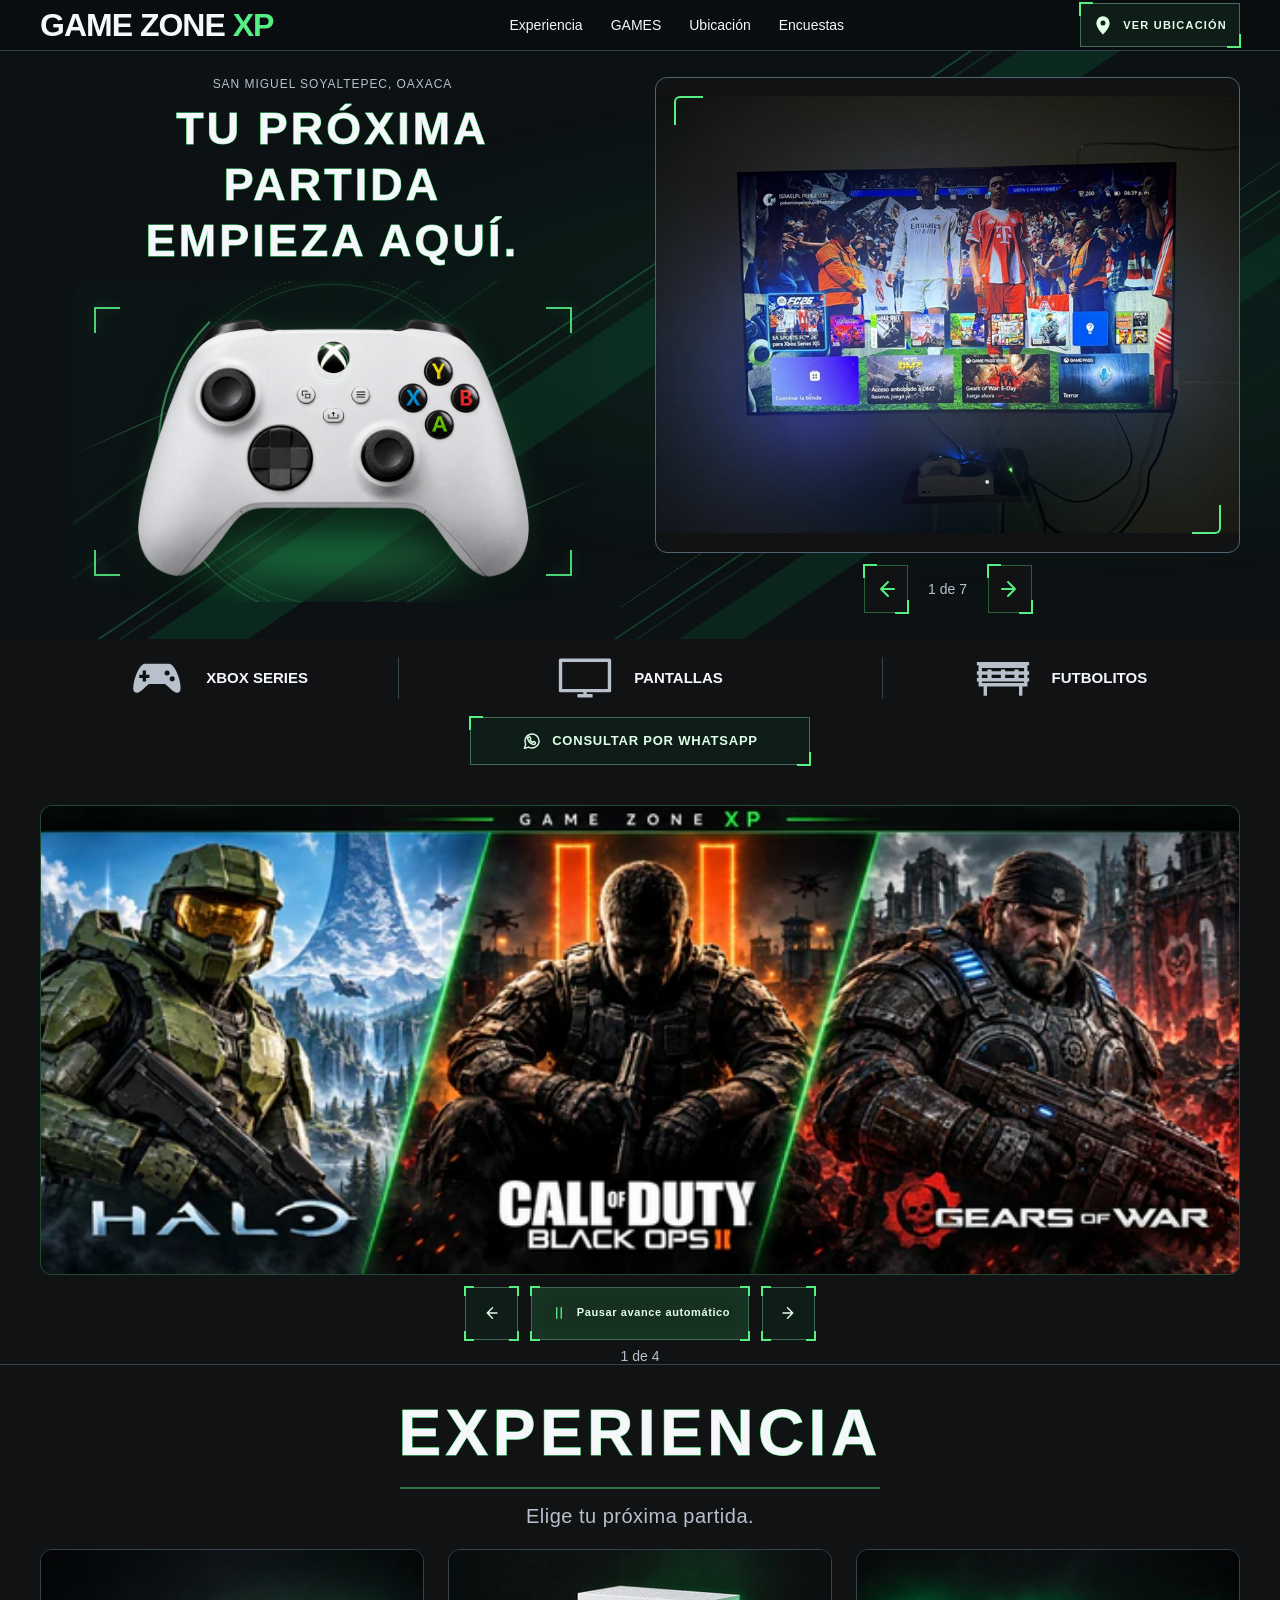
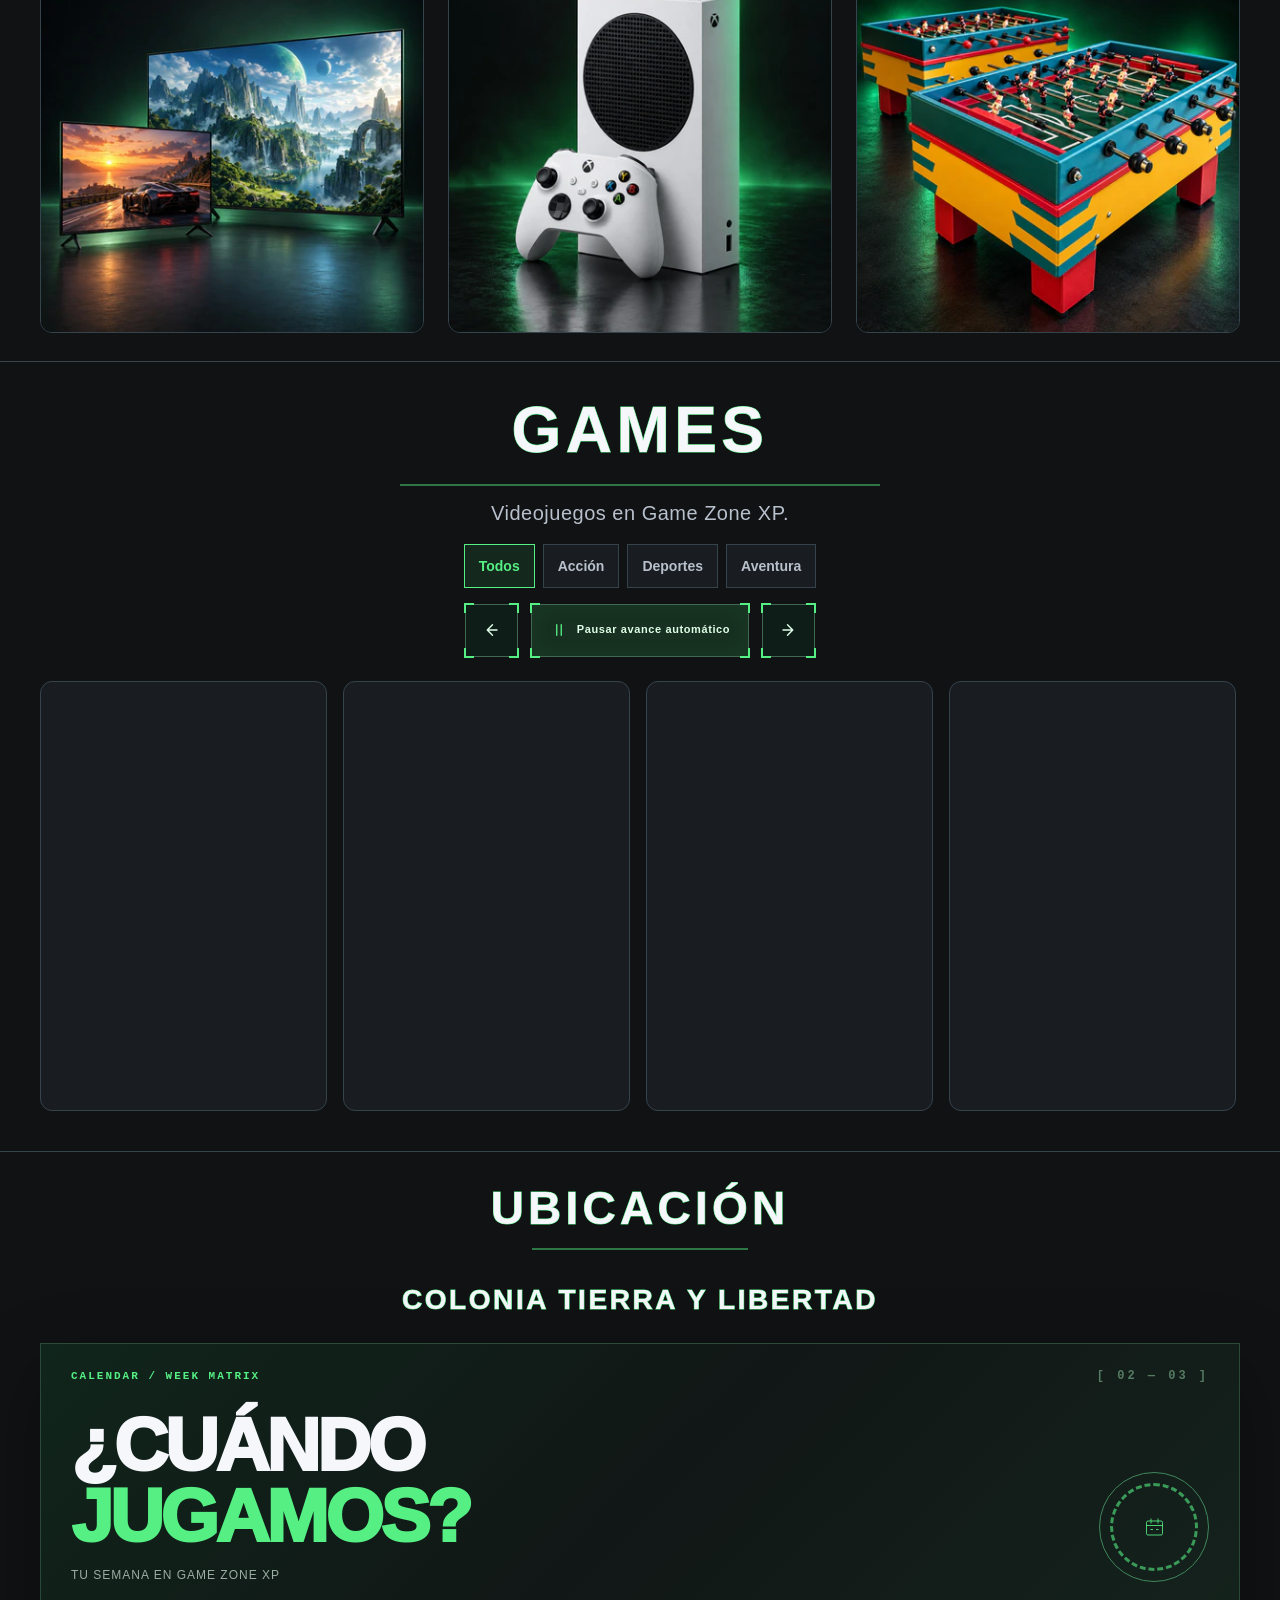
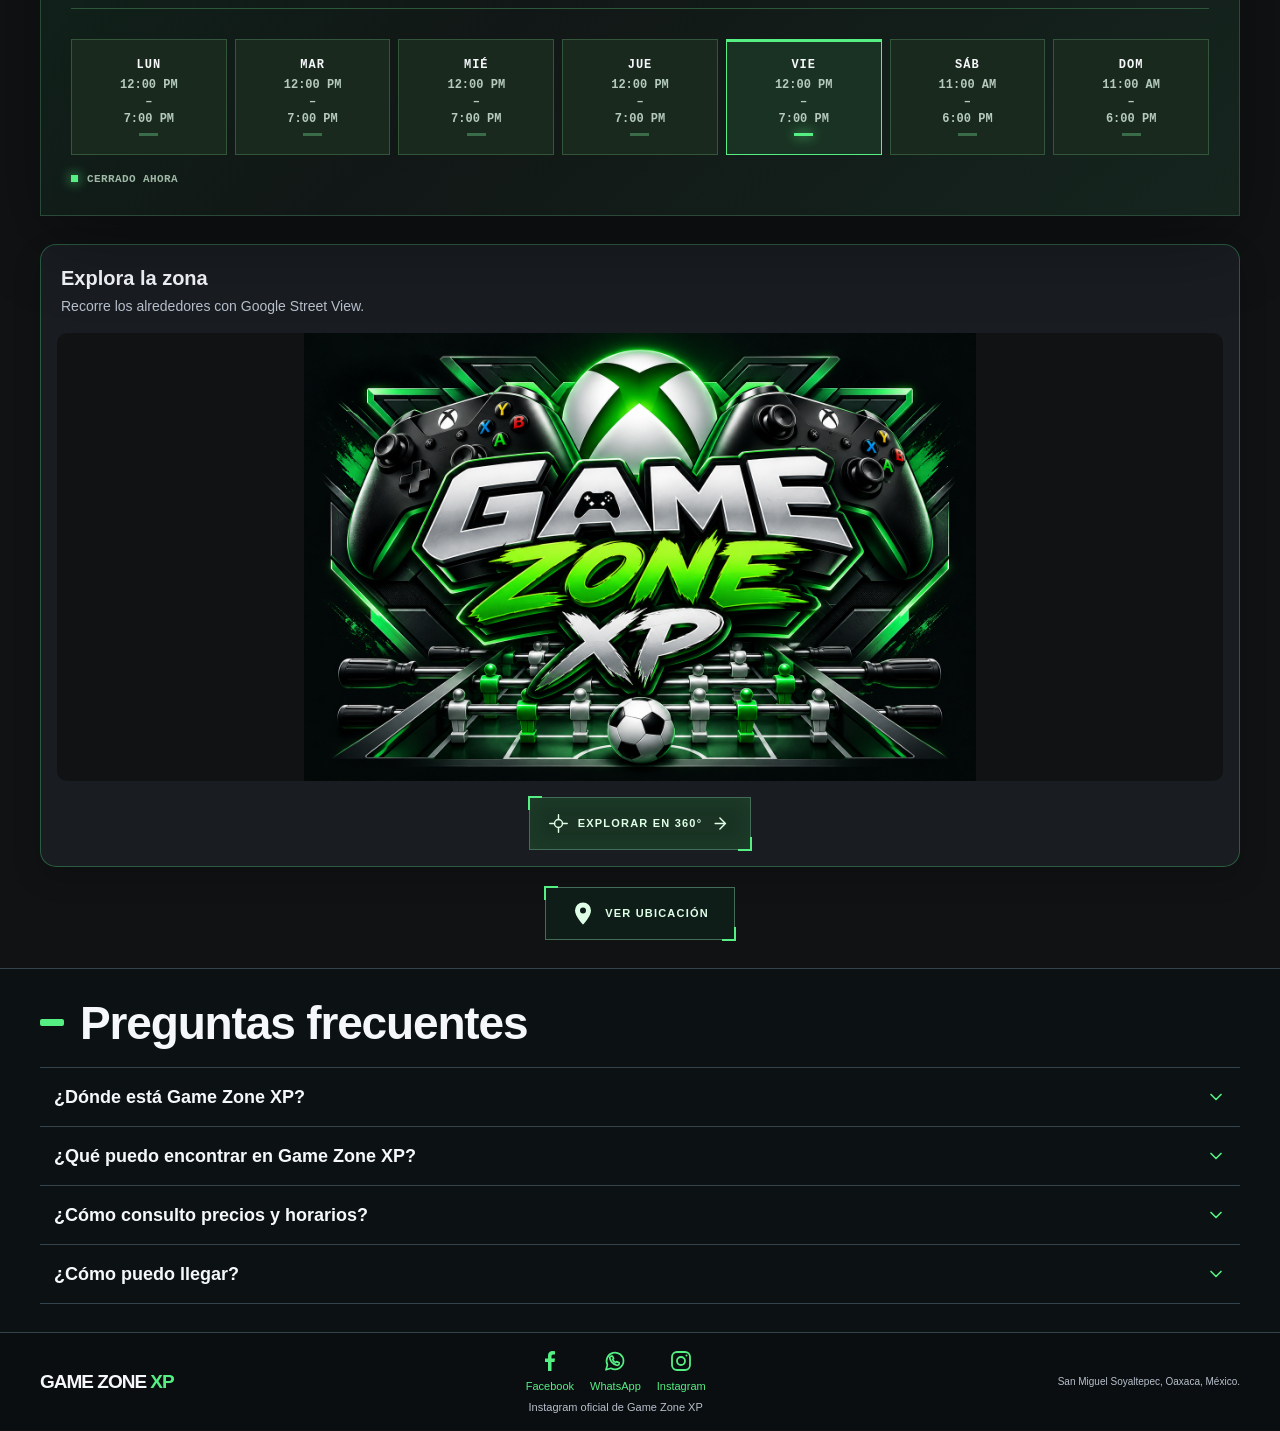
<file: index.html>
﻿<!doctype html>
<html lang="es-MX">
  <head>
    <meta charset="utf-8" />
    <meta name="viewport" content="width=device-width, initial-scale=1" />
    <meta name="theme-color" content="#101214" />
    <meta
      name="description"
      content="Conoce Game Zone XP en San Miguel Soyaltepec, Oaxaca. Xbox Series S, videojuegos y futbolitos. Consulta nuestros horarios y ubicación."
    />
    <title>Game Zone XP | Xbox y futbolitos en San Miguel Soyaltepec, Oaxaca</title>
    <link rel="canonical" href="https://israelpl21.github.io/GAME_ZONE_XP/" />
    <meta property="og:type" content="website" />
    <meta property="og:site_name" content="Game Zone XP" />
    <meta property="og:title" content="Game Zone XP | Tu próxima partida empieza aquí" />
    <meta property="og:description" content="Xbox Series S, videojuegos y futbolitos en San Miguel Soyaltepec, Oaxaca." />
    <meta property="og:url" content="https://israelpl21.github.io/GAME_ZONE_XP/" />
    <meta property="og:image" content="https://israelpl21.github.io/GAME_ZONE_XP/img/game_zone_xp_portada_social.jpg" />
    <meta property="og:image:secure_url" content="https://israelpl21.github.io/GAME_ZONE_XP/img/game_zone_xp_portada_social.jpg" />
    <meta property="og:image:type" content="image/jpeg" />
    <meta property="og:image:width" content="1200" />
    <meta property="og:image:height" content="630" />
    <meta property="og:locale" content="es_MX" />
    <meta name="twitter:card" content="summary_large_image" />
    <meta name="twitter:title" content="Game Zone XP | Tu próxima partida empieza aquí" />
    <meta name="twitter:description" content="Xbox Series S, videojuegos y futbolitos en San Miguel Soyaltepec, Oaxaca." />
    <meta name="twitter:image" content="https://israelpl21.github.io/GAME_ZONE_XP/img/game_zone_xp_portada_social.jpg" />
    <link rel="stylesheet" href="style.css" />
    <script src="script.js" defer></script>
  </head>
  <body>
    <svg class="svg-defs" xmlns="http://www.w3.org/2000/svg" aria-hidden="true">
      <defs>
        <symbol id="pin" viewBox="0 0 24 24">
          <path
            fill="currentColor"
            d="M12 1a8 8 0 0 0-8 8c0 6 8 14 8 14s8-8 8-14a8 8 0 0 0-8-8Zm0 11a3 3 0 1 1 0-6 3 3 0 0 1 0 6Z"
          />
        </symbol>
        <symbol id="photo" viewBox="0 0 64 64">
          <rect
            x="5"
            y="5"
            width="54"
            height="54"
            rx="4"
            fill="none"
            stroke="currentColor"
            stroke-width="4"
          />
          <circle cx="21" cy="21" r="6" fill="currentColor" />
          <path d="m10 51 14-16 9 9 10-17 12 24Z" fill="currentColor" />
        </symbol>
        <symbol id="screen" viewBox="0 0 64 48">
          <path
            d="M3 3h58v36H3zM23 45h18M32 39v6"
            fill="none"
            stroke="currentColor"
            stroke-width="4"
            stroke-linejoin="round"
          />
        </symbol>
        <symbol id="gamepad" viewBox="0 0 64 48">
          <path
            d="M18 7h28c9 0 17 29 13 33-5 6-14-8-18-9H23C19 32 10 46 5 40 1 36 9 7 18 7Z"
            fill="currentColor"
          />
          <path d="M17 15v13m-6-6h12" stroke="#101214" stroke-width="4" />
          <circle cx="44" cy="18" r="3" fill="#101214" />
          <circle cx="50" cy="25" r="3" fill="#101214" />
        </symbol>
        <symbol id="table" viewBox="0 0 64 48">
          <path
            d="M5 10h54v22H5zM11 32v13m42-13v13M1 7h62M1 18h62M1 26h62"
            fill="none"
            stroke="currentColor"
            stroke-width="4"
          />
          <path
            d="M16 14v10m16-10v10m16-10v10"
            stroke="currentColor"
            stroke-width="5"
          />
        </symbol>
        <symbol id="info" viewBox="0 0 24 24">
          <circle
            cx="12"
            cy="12"
            r="9"
            fill="none"
            stroke="currentColor"
            stroke-width="2"
          />
          <path d="M12 10v7m0-11v2" stroke="currentColor" stroke-width="2" />
        </symbol>
      </defs>
    </svg>
    <a class="skip-link" href="#contenido">Saltar al contenido</a>
    <header class="site-header">
      <div class="header-inner wrap">
        <a class="brand" href="#inicio" aria-label="Game Zone XP, inicio"
          >GAME ZONE <span>XP</span></a
        >
        <button
          class="menu-toggle"
          type="button"
          aria-expanded="false"
          aria-controls="navigation"
          hidden
        >
          <span class="menu-lines" aria-hidden="true"></span>Menú
        </button>
        <nav id="navigation" aria-label="Navegación principal">
          <a class="nav-link" href="#experiencia">Experiencia</a
          ><a class="nav-link" href="#galeria">GAMES</a
          ><a class="nav-link" href="#ubicacion">Ubicación</a
          ><a class="nav-link" href="encuestas.html">Encuestas</a>
        </nav>
        <a
          class="button button-outline header-location target-lock target-lock-secondary"
          href="https://www.google.com/maps?q=18.2477989%2C-96.3961956&amp;t=m&amp;z=18"
          target="_blank"
          rel="noopener noreferrer"
          ><svg aria-hidden="true"><use href="#pin" /></svg>Ver ubicación<span
            class="visually-hidden"
          >
            aproximada en Google Maps (abre en una pestaña nueva)</span
          ></a
        >
      </div>
    </header>
    <main id="contenido">
      <section id="inicio" aria-labelledby="hero-title">
        <div class="hero">
          <div class="hero-inner wrap">
            <div class="hero-copy">
              <p class="locality">San Miguel Soyaltepec, Oaxaca</p>
              <h1 id="hero-title" class="cyber-title">
                <span>Tu próxima<br />partida<br />empieza aquí.</span>
              </h1>
              <div class="xp-controller-hud xp-paused" id="xboxHud" tabindex="0" role="button" aria-label="Activar animación del control Xbox blanco">
                <div class="xp-grid" aria-hidden="true"></div>
                <div class="xp-orbit" aria-hidden="true"></div>
                <div class="xp-signal" aria-hidden="true"></div>
                <span class="xp-trace one" aria-hidden="true"></span><span class="xp-trace two" aria-hidden="true"></span>
                <div class="xp-model-float" aria-hidden="true">
                  <div class="xp-model-tilt">
                    <img class="xp-controller-img" src="img/optimized/Game_Zone_XP_Control_Xbox_Blanco.webp" width="900" height="648" alt="" draggable="false" decoding="async" />
                    <span class="xp-logo-pulse"></span>
                  </div>
                </div>
                <span class="xp-scan" aria-hidden="true"></span>
                <span class="xp-scan-line" aria-hidden="true"></span>
                <i class="xp-corner a" aria-hidden="true"></i><i class="xp-corner b" aria-hidden="true"></i><i class="xp-corner c" aria-hidden="true"></i><i class="xp-corner d" aria-hidden="true"></i>
              </div>
            </div>
            <div class="local-carousel" role="region" aria-roledescription="carrusel" aria-label="Fotografías del local">
              <div class="photo-slot hero-photo local-frame">
              <div class="local-slides" id="local-slides" aria-live="polite" aria-atomic="true">
                <img class="local-slide is-active" src="img/optimized/xbox1.jpg" srcset="img/optimized/xbox1-800.jpg 800w, img/optimized/xbox1.jpg 1600w" sizes="(min-width: 769px) 600px, (min-width: 700px) 50vw, calc(100vw - 40px)" width="1600" height="1200" alt="Fotografía 1 de 7: pantalla y consola Xbox de Game Zone XP" decoding="async" fetchpriority="high" />
                <img class="local-slide" data-src="img/optimized/xbox2.jpg" data-srcset="img/optimized/xbox2-800.jpg 800w, img/optimized/xbox2.jpg 1600w" sizes="(min-width: 769px) 600px, (min-width: 700px) 50vw, calc(100vw - 40px)" width="1600" height="1200" alt="Fotografía 2 de 7: estación Xbox con pantalla y control" decoding="async" loading="lazy" aria-hidden="true" />
                <img class="local-slide" data-src="img/optimized/xbox3.jpg" data-srcset="img/optimized/xbox3-800.jpg 800w, img/optimized/xbox3.jpg 1600w" sizes="(min-width: 769px) 600px, (min-width: 700px) 50vw, calc(100vw - 40px)" width="1600" height="1200" alt="Fotografía 3 de 7: otra estación de juego del local" decoding="async" loading="lazy" aria-hidden="true" />
                <img class="local-slide" data-src="img/optimized/xbox4.jpg" data-srcset="img/optimized/xbox4-800.jpg 800w, img/optimized/xbox4.jpg 1600w" sizes="(min-width: 769px) 600px, (min-width: 700px) 50vw, calc(100vw - 40px)" width="1600" height="1200" alt="Fotografía 4 de 7: vista de dos estaciones Xbox en Game Zone XP" decoding="async" loading="lazy" aria-hidden="true" />
                <img class="local-slide" data-src="img/Futbolitos.jpeg" width="960" height="1280" alt="Fotografía 5 de 7: futbolitos de Game Zone XP" decoding="async" loading="lazy" aria-hidden="true" />
                <img class="local-slide" data-src="img/Futbolitos2.jpeg" width="1250" height="1280" alt="Fotografía 6 de 7: segunda vista de los futbolitos de Game Zone XP" decoding="async" loading="lazy" aria-hidden="true" />
                <img class="local-slide" data-src="img/optimized/Futbolitos3.jpg" width="1448" height="1086" alt="Fotografía 7 de 7: tercera vista de los futbolitos de Game Zone XP" decoding="async" loading="lazy" aria-hidden="true" />
              </div>
              </div>
              <div class="local-controls" role="group" aria-label="Elegir fotografía" hidden>
                <button type="button" class="carousel-control local-prev target-lock target-lock-compact" aria-controls="local-slides" aria-label="Fotografía anterior">
                  <svg width="24" height="24" viewBox="0 0 24 24" fill="none" stroke="currentColor" stroke-width="2" stroke-linecap="round" stroke-linejoin="round" aria-hidden="true"><path d="m14 5-7 7 7 7M7 12h13" /></svg>
                </button>
                <span class="local-counter" aria-live="polite" aria-atomic="true">1 de 7</span>
                <button type="button" class="carousel-control local-next target-lock target-lock-compact" aria-controls="local-slides" aria-label="Fotografía siguiente">
                  <svg width="24" height="24" viewBox="0 0 24 24" fill="none" stroke="currentColor" stroke-width="2" stroke-linecap="round" stroke-linejoin="round" aria-hidden="true"><path d="m10 5 7 7-7 7M17 12H4" /></svg>
                </button>
              </div>
            </div>
          </div>
        </div>
        <div class="offer-strip wrap" aria-label="Lo que ofrecemos">
          <div>
            <svg aria-hidden="true"><use href="#gamepad" /></svg
            ><span>XBOX SERIES</span>
          </div>
          <div>
            <svg aria-hidden="true"><use href="#screen" /></svg
            ><span>PANTALLAS</span>
          </div>
          <div>
            <svg aria-hidden="true"><use href="#table" /></svg
            ><span>FUTBOLITOS</span>
          </div>
        </div>
      <div class="quick-contact wrap">
            <a
              class="button target-lock target-lock-secondary quick-contact-link"
              href="https://wa.me/522741224373?text=Hola%2C%20quisiera%20saber%20los%20precios%2C%20horarios%20y%20disponibilidad%20para%20jugar%20en%20Game%20Zone%20XP."
              target="_blank"
              rel="noopener noreferrer"
              aria-label="Consultar por WhatsApp; se abrirá en una pestaña nueva"
            >
              <svg viewBox="0 0 24 24" aria-hidden="true" fill="none" stroke="currentColor" stroke-width="1.7" stroke-linecap="round" stroke-linejoin="round"><path d="M20.5 11.8a8.5 8.5 0 0 1-12.6 7.5L3 20.8l1.4-4.9A8.5 8.5 0 1 1 20.5 11.8Z"/><path d="m8.2 7.2 1.3-.2 1.1 2.5-.9 1.1a7 7 0 0 0 2.9 2.9l1.1-.9 2.5 1.1-.2 1.3c-.2 1-1.3 1.5-2.3 1.2-3.5-1-6-3.5-6.9-6.9-.3-1 .3-1.9 1.4-2.1Z"/></svg>
              <span>CONSULTAR POR WHATSAPP</span>
            </a>
      </div>
        </section>
      <section class="banner-section" aria-label="Banners de Game Zone XP">
        <div class="wrap">
          <div class="banner-carousel" role="region" aria-roledescription="carrusel" aria-label="Banners de Game Zone XP">
            <div class="banner-slides" id="banner-slides" aria-live="off">
              <picture><source media="(min-width: 769px)" srcset="img/optimized/banner1.webp 1600w" sizes="(min-width: 1272px) 1198px, calc(100vw - 74px)" /><img class="banner-slide is-active" src="img/optimized/banner1.webp" srcset="img/optimized/banner1-640.webp 640w, img/optimized/banner1-800.webp 800w, img/optimized/banner1-1200.webp 1200w, img/optimized/banner1.webp 1600w" sizes="(min-width: 1272px) 1198px, (min-width: 769px) calc(100vw - 74px), calc(100vw - 42px)" width="1600" height="625" alt="Game Zone XP: Halo, Call of Duty Black Ops II y Gears of War" decoding="async" loading="lazy" /></picture>
              <picture><source media="(min-width: 769px)" data-srcset="img/optimized/banner2.webp 1600w" sizes="(min-width: 1272px) 1198px, calc(100vw - 74px)" /><img class="banner-slide" data-src="img/optimized/banner2.webp" data-srcset="img/optimized/banner2-640.webp 640w, img/optimized/banner2-800.webp 800w, img/optimized/banner2-1200.webp 1200w, img/optimized/banner2.webp 1600w" sizes="(min-width: 1272px) 1198px, (min-width: 769px) calc(100vw - 74px), calc(100vw - 42px)" width="1600" height="627" alt="Elige tu próximo reto: acción, fútbol y aventura" decoding="async" loading="eager" aria-hidden="true" /></picture>
              <picture><source media="(min-width: 769px)" data-srcset="img/optimized/banner3.webp 1600w" sizes="(min-width: 1272px) 1198px, calc(100vw - 74px)" /><img class="banner-slide" data-src="img/optimized/banner3.webp" data-srcset="img/optimized/banner3-640.webp 640w, img/optimized/banner3-800.webp 800w, img/optimized/banner3-1200.webp 1200w, img/optimized/banner3.webp 1600w" sizes="(min-width: 1272px) 1198px, (min-width: 769px) calc(100vw - 74px), calc(100vw - 42px)" width="1600" height="627" alt="El reto está en la mesa. Futbolitos: reta a tus amigos" decoding="async" loading="eager" aria-hidden="true" /></picture>
              <picture><source media="(min-width: 769px)" data-srcset="img/optimized/banner4.webp 1600w" sizes="(min-width: 1272px) 1198px, calc(100vw - 74px)" /><img class="banner-slide" data-src="img/optimized/banner4.webp" data-srcset="img/optimized/banner4-640.webp 640w, img/optimized/banner4-800.webp 800w, img/optimized/banner4-1200.webp 1200w, img/optimized/banner4.webp 1600w" sizes="(min-width: 1272px) 1198px, (min-width: 769px) calc(100vw - 74px), calc(100vw - 42px)" width="1600" height="626" alt="Tu próxima partida empieza aquí. Disfruta Xbox Series S" decoding="async" loading="eager" aria-hidden="true" /></picture>
            </div>
            <div class="banner-controls" role="group" aria-label="Navegación de banners" hidden>
              <div class="banner-navigation games-target-controls">
                <button type="button" class="carousel-control banner-prev tl-button tl-arrow prev" aria-controls="banner-slides" aria-label="Banner anterior">
                  <span class="scan" aria-hidden="true"></span>
                  <span class="corner tl" aria-hidden="true"></span><span class="corner tr" aria-hidden="true"></span>
                  <span class="corner bl" aria-hidden="true"></span><span class="corner br" aria-hidden="true"></span>
                  <svg viewBox="0 0 24 24" aria-hidden="true"><path d="m14 5-7 7 7 7M7 12h13" /></svg>
                </button>
                <button type="button" class="banner-play tl-button tl-toggle" aria-controls="banner-slides" aria-pressed="false">
                  <span class="scan" aria-hidden="true"></span>
                  <span class="corner tl" aria-hidden="true"></span><span class="corner tr" aria-hidden="true"></span>
                  <span class="corner bl" aria-hidden="true"></span><span class="corner br" aria-hidden="true"></span>
                  <svg class="banner-play-icon" viewBox="0 0 24 24" aria-hidden="true"><path d="M9 5v14M15 5v14" /></svg>
                  <span class="label">Pausar avance automático</span>
                </button>
                <button type="button" class="carousel-control banner-next tl-button tl-arrow next" aria-controls="banner-slides" aria-label="Banner siguiente">
                  <span class="scan" aria-hidden="true"></span>
                  <span class="corner tl" aria-hidden="true"></span><span class="corner tr" aria-hidden="true"></span>
                  <span class="corner bl" aria-hidden="true"></span><span class="corner br" aria-hidden="true"></span>
                  <svg viewBox="0 0 24 24" aria-hidden="true"><path d="m10 5 7 7-7 7M17 12H4" /></svg>
                </button>
              </div>
              <span class="banner-counter" aria-live="off" aria-atomic="true">1 de 4</span>
            </div>
          </div>
        </div>
      </section>
      <section
        class="experience section"
        id="experiencia"
        aria-labelledby="experience-title"
      >
        <div class="wrap">
          <h2 id="experience-title" class="cyber-title"><span>Experiencia</span></h2>
          <p class="section-intro">Elige tu próxima partida.</p>
          <div class="experience-grid experience-images">
            <article class="experience-item">
              <picture><source media="(min-width: 769px)" srcset="img/optimized/Galeria1-800.webp 800w, img/optimized/Galeria1.webp 1254w" sizes="(min-width: 1272px) 382px, calc((100vw - 126px) / 3)" /><img class="experience-image" src="img/optimized/Galeria1.webp" srcset="img/optimized/Galeria1-400.webp 400w, img/optimized/Galeria1-600.webp 600w, img/optimized/Galeria1-800.webp 800w, img/optimized/Galeria1.webp 1254w" sizes="(min-width: 1272px) 382px, (min-width: 769px) calc((100vw - 126px) / 3), (min-width: 600px) calc((100vw - 82px) / 3), calc((100vw - 56px) / 2)" width="1254" height="1254" alt="Ilustración de dos pantallas con una carrera de autos y un paisaje de fantasía" loading="lazy" decoding="async" /></picture>
            </article>
            <article class="experience-item">
              <picture><source media="(min-width: 769px)" srcset="img/optimized/Galeria2-800.webp 800w, img/optimized/Galeria2.webp 1254w" sizes="(min-width: 1272px) 382px, calc((100vw - 126px) / 3)" /><img class="experience-image" src="img/optimized/Galeria2.webp" srcset="img/optimized/Galeria2-400.webp 400w, img/optimized/Galeria2-600.webp 600w, img/optimized/Galeria2-800.webp 800w, img/optimized/Galeria2.webp 1254w" sizes="(min-width: 1272px) 382px, (min-width: 769px) calc((100vw - 126px) / 3), (min-width: 600px) calc((100vw - 82px) / 3), calc((100vw - 56px) / 2)" width="1254" height="1254" alt="Ilustración de una consola Xbox Series S blanca con su control" loading="lazy" decoding="async" /></picture>
            </article>
            <article class="experience-item">
              <picture><source media="(min-width: 769px)" srcset="img/optimized/Galeria3-800.webp 800w, img/optimized/Galeria3.webp 1254w" sizes="(min-width: 1272px) 382px, calc((100vw - 126px) / 3)" /><img class="experience-image" src="img/optimized/Galeria3.webp" srcset="img/optimized/Galeria3-400.webp 400w, img/optimized/Galeria3-600.webp 600w, img/optimized/Galeria3-800.webp 800w, img/optimized/Galeria3.webp 1254w" sizes="(min-width: 1272px) 382px, (min-width: 769px) calc((100vw - 126px) / 3), (min-width: 600px) calc((100vw - 82px) / 3), calc((100vw - 56px) / 2)" width="1254" height="1254" alt="Ilustración de dos futbolitos con detalles verdes, amarillos y rojos" loading="lazy" decoding="async" /></picture>
            </article>
          </div>
        </div>
      </section>
      <section
        class="gallery section"
        id="galeria"
        aria-labelledby="gallery-title"
      >
        <div class="wrap">
          <div class="gallery-heading">
            <div>
              <h2 id="gallery-title" class="cyber-title"><span>GAMES</span></h2>
              <p class="section-intro">Videojuegos en Game Zone XP.</p>
            </div>
          </div>
          <div class="games-carousel" role="region" aria-roledescription="carrusel" aria-label="Videojuegos">
            <div class="games-filters" role="group" aria-label="Filtrar videojuegos por categoría" hidden>
              <button type="button" class="game-filter" data-game-filter="todos" aria-controls="games-track" aria-pressed="true">Todos</button>
              <button type="button" class="game-filter" data-game-filter="accion" aria-controls="games-track" aria-pressed="false">Acción</button>
              <button type="button" class="game-filter" data-game-filter="deportes" aria-controls="games-track" aria-pressed="false">Deportes</button>
              <button type="button" class="game-filter" data-game-filter="aventura" aria-controls="games-track" aria-pressed="false">Aventura</button>
            </div>
            <p class="visually-hidden" id="games-filter-status" role="status" aria-live="polite"></p>
            <div class="games-controls games-target-controls" role="group" aria-label="Controles de videojuegos" hidden>
              <button type="button" class="carousel-control tl-button tl-arrow prev" id="games-prev" aria-label="Videojuegos anteriores" aria-controls="games-track">
                <span class="scan" aria-hidden="true"></span>
                <span class="corner tl" aria-hidden="true"></span><span class="corner tr" aria-hidden="true"></span>
                <span class="corner bl" aria-hidden="true"></span><span class="corner br" aria-hidden="true"></span>
                <svg viewBox="0 0 24 24" aria-hidden="true"><path d="m14 5-7 7 7 7M7 12h13" /></svg>
              </button>
              <button type="button" class="carousel-control games-play tl-button tl-toggle" id="games-play" aria-controls="games-track" aria-pressed="false">
                <span class="scan" aria-hidden="true"></span>
                <span class="corner tl" aria-hidden="true"></span><span class="corner tr" aria-hidden="true"></span>
                <span class="corner bl" aria-hidden="true"></span><span class="corner br" aria-hidden="true"></span>
                <svg class="games-play-icon" viewBox="0 0 24 24" aria-hidden="true"><path d="M9 5v14M15 5v14" /></svg>
                <span class="label">Pausar avance automático</span>
              </button>
              <button type="button" class="carousel-control tl-button tl-arrow next" id="games-next" aria-label="Videojuegos siguientes" aria-controls="games-track">
                <span class="scan" aria-hidden="true"></span>
                <span class="corner tl" aria-hidden="true"></span><span class="corner tr" aria-hidden="true"></span>
                <span class="corner bl" aria-hidden="true"></span><span class="corner br" aria-hidden="true"></span>
                <svg viewBox="0 0 24 24" aria-hidden="true"><path d="m10 5 7 7-7 7M17 12H4" /></svg>
              </button>
            </div>
            <ul class="games-track" id="games-track" aria-label="Banners de videojuegos" tabindex="0">
              <li class="game-card" data-categories="accion"><button class="game-intel-trigger" type="button" aria-haspopup="dialog" aria-controls="game-intel"><img src="img/optimized/Black-ops_2.jpg" srcset="img/optimized/Black-ops_2-640.jpg 640w, img/optimized/Black-ops_2.jpg 1024w" sizes="(min-width: 1101px) 287px, (min-width: 769px) calc((100vw - 104px) / 3), (min-width: 480px) calc((100vw - 72px) / 2), 78vw" alt="Call of Duty: Black Ops II — Zombies" width="1024" height="1536" loading="lazy" decoding="async" /></button></li>
              <li class="game-card" data-categories="accion"><button class="game-intel-trigger" type="button" aria-haspopup="dialog" aria-controls="game-intel"><img src="img/optimized/Black-ops-mj_2.jpg" srcset="img/optimized/Black-ops-mj_2-640.jpg 640w, img/optimized/Black-ops-mj_2.jpg 1024w" sizes="(min-width: 1101px) 287px, (min-width: 769px) calc((100vw - 104px) / 3), (min-width: 480px) calc((100vw - 72px) / 2), 78vw" alt="Call of Duty: Black Ops II — Multijugador" width="1024" height="1536" loading="lazy" decoding="async" /></button></li>
              <li class="game-card" data-categories="deportes"><button class="game-intel-trigger" type="button" aria-haspopup="dialog" aria-controls="game-intel"><img src="img/optimized/Fc-26.jpg" srcset="img/optimized/Fc-26-640.jpg 640w, img/optimized/Fc-26.jpg 1024w" sizes="(min-width: 1101px) 287px, (min-width: 769px) calc((100vw - 104px) / 3), (min-width: 480px) calc((100vw - 72px) / 2), 78vw" alt="EA Sports FC 26" width="1024" height="1536" loading="lazy" decoding="async" /></button></li>
              <li class="game-card" data-categories="accion"><button class="game-intel-trigger" type="button" aria-haspopup="dialog" aria-controls="game-intel"><img src="img/optimized/Gears-Of-War.jpg" srcset="img/optimized/Gears-Of-War-640.jpg 640w, img/optimized/Gears-Of-War.jpg 1024w" sizes="(min-width: 1101px) 287px, (min-width: 769px) calc((100vw - 104px) / 3), (min-width: 480px) calc((100vw - 72px) / 2), 78vw" alt="Gears of War" width="1024" height="1536" loading="lazy" decoding="async" /></button></li>
              <li class="game-card" data-categories="accion"><button class="game-intel-trigger" type="button" aria-haspopup="dialog" aria-controls="game-intel"><img src="img/optimized/Gears-Of-War-2.jpg" srcset="img/optimized/Gears-Of-War-2-640.jpg 640w, img/optimized/Gears-Of-War-2.jpg 1024w" sizes="(min-width: 1101px) 287px, (min-width: 769px) calc((100vw - 104px) / 3), (min-width: 480px) calc((100vw - 72px) / 2), 78vw" alt="Gears of War 2" width="1024" height="1536" loading="lazy" decoding="async" /></button></li>
              <li class="game-card" data-categories="accion"><button class="game-intel-trigger" type="button" aria-haspopup="dialog" aria-controls="game-intel"><img src="img/optimized/Gears-Of-War-3.jpg" srcset="img/optimized/Gears-Of-War-3-640.jpg 640w, img/optimized/Gears-Of-War-3.jpg 1024w" sizes="(min-width: 1101px) 287px, (min-width: 769px) calc((100vw - 104px) / 3), (min-width: 480px) calc((100vw - 72px) / 2), 78vw" alt="Gears of War 3" width="1024" height="1536" loading="lazy" decoding="async" /></button></li>
              <li class="game-card" data-categories="accion"><button class="game-intel-trigger" type="button" aria-haspopup="dialog" aria-controls="game-intel"><img src="img/optimized/Gears-Of-War-E-Day.jpg" srcset="img/optimized/Gears-Of-War-E-Day-640.jpg 640w, img/optimized/Gears-Of-War-E-Day.jpg 1024w" sizes="(min-width: 1101px) 287px, (min-width: 769px) calc((100vw - 104px) / 3), (min-width: 480px) calc((100vw - 72px) / 2), 78vw" alt="Gears of War: E-Day" width="1024" height="1536" loading="lazy" decoding="async" /></button></li>
              <li class="game-card" data-categories="accion"><button class="game-intel-trigger" type="button" aria-haspopup="dialog" aria-controls="game-intel"><img src="img/optimized/Halo-Campaign-Evolved.jpg" srcset="img/optimized/Halo-Campaign-Evolved-640.jpg 640w, img/optimized/Halo-Campaign-Evolved.jpg 1024w" sizes="(min-width: 1101px) 287px, (min-width: 769px) calc((100vw - 104px) / 3), (min-width: 480px) calc((100vw - 72px) / 2), 78vw" alt="Halo: Campaign Evolved" width="1024" height="1536" loading="lazy" decoding="async" /></button></li>
              <li class="game-card" data-categories="accion aventura"><button class="game-intel-trigger" type="button" aria-haspopup="dialog" aria-controls="game-intel"><img src="img/GtaV.jpeg" srcset="img/optimized/GtaV-640.jpg 640w, img/GtaV.jpeg 1024w" sizes="(min-width: 1101px) 287px, (min-width: 769px) calc((100vw - 104px) / 3), (min-width: 480px) calc((100vw - 72px) / 2), 78vw" alt="Grand Theft Auto V" width="1024" height="1536" loading="lazy" decoding="async" /></button></li>
              <li class="game-card" data-categories="accion"><button class="game-intel-trigger" type="button" aria-haspopup="dialog" aria-controls="game-intel"><img src="img/optimized/Fortnite.jpg" srcset="img/optimized/Fortnite-640.jpg 640w, img/optimized/Fortnite.jpg 1024w" sizes="(min-width: 1101px) 287px, (min-width: 769px) calc((100vw - 104px) / 3), (min-width: 480px) calc((100vw - 72px) / 2), 78vw" alt="Fortnite" width="1024" height="1536" loading="lazy" decoding="async" /></button></li>
            </ul>
          </div>
        </div>
      </section>
      <section
        class="location section"
        id="ubicacion"
        aria-labelledby="location-title"
      >
        <div class="wrap">
          <h2 id="location-title">Ubicación</h2>
          <div class="location-grid">
            <div class="address">
              <div>
                <h3>Colonia Tierra y Libertad</h3>
              </div>
            </div>
          </div>
<section class="weekly-matrix" id="horarios" aria-labelledby="weekly-matrix-title">
  <div class="sec-head"><span class="topline">CALENDAR / WEEK MATRIX</span><span class="dashes">[ 02 — 03 ]</span></div>
  <div class="matrix"><div class="matrix-hero"><div><h3 id="weekly-matrix-title">¿CUÁNDO<br><span>JUGAMOS?</span></h3><div class="subline" style="margin-top:15px">TU SEMANA EN GAME ZONE XP</div></div><div class="matrix-ring"><svg viewBox="0 0 48 48" role="img" aria-label="Calendario decorativo"><rect x="8" y="12" width="32" height="28" rx="3"/><path d="M8 21h32M17 7v10M31 7v10M16 29h5M27 29h5"/></svg></div></div><div class="days7" role="group" aria-label="Horarios oficiales de la semana"><button class="day" type="button" aria-pressed="false" data-weekday="1" data-open="720" data-close="1140" aria-label="Lunes: 12:00 PM – 7:00 PM"><strong>LUN</strong><small><time>12:00 PM</time><span aria-hidden="true">–</span><time>7:00 PM</time></small><i></i></button><button class="day" type="button" aria-pressed="false" data-weekday="2" data-open="720" data-close="1140" aria-label="Martes: 12:00 PM – 7:00 PM"><strong>MAR</strong><small><time>12:00 PM</time><span aria-hidden="true">–</span><time>7:00 PM</time></small><i></i></button><button class="day" type="button" aria-pressed="false" data-weekday="3" data-open="720" data-close="1140" aria-label="Miércoles: 12:00 PM – 7:00 PM"><strong>MIÉ</strong><small><time>12:00 PM</time><span aria-hidden="true">–</span><time>7:00 PM</time></small><i></i></button><button class="day" type="button" aria-pressed="false" data-weekday="4" data-open="720" data-close="1140" aria-label="Jueves: 12:00 PM – 7:00 PM"><strong>JUE</strong><small><time>12:00 PM</time><span aria-hidden="true">–</span><time>7:00 PM</time></small><i></i></button><button class="day" type="button" aria-pressed="false" data-weekday="5" data-open="720" data-close="1140" aria-label="Viernes: 12:00 PM – 7:00 PM"><strong>VIE</strong><small><time>12:00 PM</time><span aria-hidden="true">–</span><time>7:00 PM</time></small><i></i></button><button class="day" type="button" aria-pressed="false" data-weekday="6" data-open="660" data-close="1080" aria-label="Sábado: 11:00 AM – 6:00 PM"><strong>SÁB</strong><small><time>11:00 AM</time><span aria-hidden="true">–</span><time>6:00 PM</time></small><i></i></button><button class="day" type="button" aria-pressed="false" data-weekday="0" data-open="660" data-close="1080" aria-label="Domingo: 11:00 AM – 6:00 PM"><strong>DOM</strong><small><time>11:00 AM</time><span aria-hidden="true">–</span><time>6:00 PM</time></small><i></i></button></div><div class="matrix-foot"><b></b> <span class="matrix-status" role="status" aria-live="polite">HORARIOS OFICIALES</span></div></div>
</section>
          <figure class="street-view" aria-labelledby="street-view-title">
            <figcaption class="street-view-heading">
              <h3 id="street-view-title">Explora la zona</h3>
              <p id="street-view-description">
                Recorre los alrededores con Google Street View.
              </p>
            </figcaption>
            <div class="street-view-frame" id="street-view-panel">
              <div class="street-view-cover">
                <img src="img/optimized/portada-recorrido-game-zone-xp.webp" width="1536" height="1024" alt="Game Zone XP: portada del recorrido virtual" decoding="async" loading="lazy" />
              </div>
              <iframe
                data-src="https://www.google.com/maps/embed?pb=!4v1792466235597!6m8!1m7!1sQ53QHWfSC1T-2KHidQb9mA!2m2!1d18.24787362314326!2d-96.39620736499687!3f102.94159272135087!4f-22.828057811531693!5f0.7820865974627469" id="street-view-embed" hidden
                width="600"
                height="450"
                style="border: 0"
                title="Google Street View: alrededores de la ubicación aproximada de Game Zone XP"
                aria-describedby="street-view-description"
                allowfullscreen=""
                loading="lazy"
                referrerpolicy="strict-origin-when-cross-origin"
              ></iframe>
            </div>
            <div class="street-view-controls">
              <button class="button target-lock target-lock-primary" id="tour-open" type="button" aria-controls="street-view-panel" aria-expanded="false" hidden><svg class="target-lock-reticle" viewBox="0 0 24 24" fill="none" stroke="currentColor" stroke-width="1.8" stroke-linecap="round" aria-hidden="true"><circle cx="12" cy="12" r="5"/><path d="M12 1v6M12 17v6M1 12h6M17 12h6"/></svg><span>Explorar en 360°</span><svg viewBox="0 0 24 24" fill="none" stroke="currentColor" stroke-width="1.8" stroke-linecap="round" stroke-linejoin="round" aria-hidden="true"><path d="m10 5 7 7-7 7M17 12H4"/></svg></button>
              <button class="button button-outline" id="tour-close" type="button" aria-controls="street-view-panel" hidden>Cerrar recorrido</button>
              <p id="tour-status" role="status" aria-live="polite"></p>
              <noscript>Activa JavaScript para explorar el recorrido en 360°.</noscript>
            </div>
          </figure>
          <div class="location-actions">
            <a
              class="button target-lock target-lock-secondary"
              href="https://www.google.com/maps?q=18.2477989%2C-96.3961956&amp;t=m&amp;z=18"
              target="_blank"
              rel="noopener noreferrer"
              ><svg aria-hidden="true"><use href="#pin" /></svg>Ver
              ubicación<span class="visually-hidden">
                aproximada en Google Maps (abre en una pestaña nueva)</span
              ></a
            >
          </div>
        </div>
      </section>
      <section class="faq section" id="preguntas-frecuentes" aria-labelledby="faq-title">
        <div class="wrap">
          <h2 id="faq-title">Preguntas frecuentes</h2>
          <div class="faq-list">
            <details class="faq-item">
              <summary>
                <span>¿Dónde está Game Zone XP?</span>
                <svg class="faq-chevron" viewBox="0 0 24 24" aria-hidden="true"><path d="m6 9 6 6 6-6" /></svg>
              </summary>
              <div class="faq-answer"><p>Estamos en Colonia Tierra y Libertad, San Miguel Soyaltepec, Oaxaca.</p></div>
            </details>
            <details class="faq-item">
              <summary>
                <span>¿Qué puedo encontrar en Game Zone XP?</span>
                <svg class="faq-chevron" viewBox="0 0 24 24" aria-hidden="true"><path d="m6 9 6 6 6-6" /></svg>
              </summary>
              <div class="faq-answer"><p>Xbox Series S, videojuegos y futbolitos.</p></div>
            </details>
            <details class="faq-item">
              <summary>
                <span>¿Cómo consulto precios y horarios?</span>
                <svg class="faq-chevron" viewBox="0 0 24 24" aria-hidden="true"><path d="m6 9 6 6 6-6" /></svg>
              </summary>
              <div class="faq-answer"><p>Escríbenos por WhatsApp y con gusto te compartimos la información.</p></div>
            </details>
            <details class="faq-item">
              <summary>
                <span>¿Cómo puedo llegar?</span>
                <svg class="faq-chevron" viewBox="0 0 24 24" aria-hidden="true"><path d="m6 9 6 6 6-6" /></svg>
              </summary>
              <div class="faq-answer">
                <p>Consulta nuestra ubicación en <a href="https://www.google.com/maps?q=18.2477989%2C-96.3961956&amp;t=m&amp;z=18" target="_blank" rel="noopener noreferrer">Google Maps</a>.</p>
              </div>
            </details>
          </div>
        </div>
      </section>
    </main>
    <footer class="site-footer">
      <div class="wrap">
        <a class="brand" href="#inicio">GAME ZONE <span>XP</span></a>
        <div class="footer-socials" role="group" aria-label="Redes sociales" aria-describedby="social-status">
          <ul class="social-list">
            <li><a class="social-icon" href="https://www.facebook.com/profile.php?id=61594842165007&amp;locale=es_LA" target="_blank" rel="noopener noreferrer" aria-label="Facebook de Game Zone XP (abre en una pestaña nueva)">
              <svg viewBox="0 0 24 24" aria-hidden="true" fill="currentColor"><path d="M13.5 22v-9h3l.5-3.5h-3.5V7.25c0-1 .3-1.75 1.75-1.75H17V2.25A21 21 0 0 0 14.5 2C12 2 10 3.5 10 6.5v3H7V13h3v9z"/></svg>
              <span aria-hidden="true">Facebook</span>
            </a></li>
            <li><a class="social-icon" href="https://wa.me/522741224373?text=Hola%2C%20vi%20la%20p%C3%A1gina%20de%20Game%20Zone%20XP%20y%20quisiera%20m%C3%A1s%20informaci%C3%B3n." target="_blank" rel="noopener noreferrer" aria-label="Conversar con Game Zone XP en WhatsApp (abre en una pestaña nueva)">
              <svg viewBox="0 0 24 24" aria-hidden="true" fill="none" stroke="currentColor" stroke-width="1.7" stroke-linecap="round" stroke-linejoin="round"><path d="M20.5 11.8a8.5 8.5 0 0 1-12.6 7.5L3 20.8l1.4-4.9A8.5 8.5 0 1 1 20.5 11.8Z"/><path d="m8.2 7.2 1.3-.2 1.1 2.5-.9 1.1a7 7 0 0 0 2.9 2.9l1.1-.9 2.5 1.1-.2 1.3c-.2 1-1.3 1.5-2.3 1.2-3.5-1-6-3.5-6.9-6.9-.3-1 .3-1.9 1.4-2.1Z"/></svg>
              <span aria-hidden="true">WhatsApp</span>
            </a></li>
            <li><a class="social-icon" href="https://www.instagram.com/game_zonexp/" target="_blank" rel="noopener noreferrer" aria-label="Instagram de Game Zone XP (abre en una pestaña nueva)">
              <svg viewBox="0 0 24 24" aria-hidden="true" fill="none" stroke="currentColor" stroke-width="1.8"><rect x="3" y="3" width="18" height="18" rx="5"/><circle cx="12" cy="12" r="4"/><circle cx="17.5" cy="6.5" r="1" fill="currentColor" stroke="none"/></svg>
              <span aria-hidden="true">Instagram</span>
            </a></li>
          </ul>
          <span id="social-status" class="social-status">Instagram oficial de Game Zone XP</span>
        </div>
        <p>San Miguel Soyaltepec, Oaxaca, México.</p>
      </div>
    </footer>
    <dialog class="game-intel" id="game-intel" aria-labelledby="game-intel-title">
      <div class="game-intel-frame">
        <header class="game-intel-header">
          <span>DETALLES DEL JUEGO</span>
          <button class="game-intel-close" type="button" aria-label="Cerrar ficha del videojuego" autofocus><svg viewBox="0 0 24 24" aria-hidden="true"><path d="m6 6 12 12M18 6 6 18"/></svg></button>
        </header>
        <div class="game-intel-layout">
          <div class="game-intel-art"><img id="game-intel-image" alt="" /><span class="game-intel-scan-clip" aria-hidden="true" hidden><span class="game-intel-scan"></span></span></div>
          <div class="game-intel-copy">
            <h2 id="game-intel-title"></h2>
            <p>Consulta la disponibilidad de este juego en Game Zone XP.</p>
            <a class="button target-lock target-lock-secondary" id="game-intel-contact" target="_blank" rel="noopener noreferrer">CONSULTAR ESTE JUEGO<span class="visually-hidden"> por WhatsApp (abre en una pestaña nueva)</span></a>
          </div>
        </div>
      </div>
    </dialog>
    <div class="mobile-location">
      <a
        class="button target-lock target-lock-secondary"
        href="https://www.google.com/maps?q=18.2477989%2C-96.3961956&amp;t=m&amp;z=18"
        target="_blank"
        rel="noopener noreferrer"
        ><svg aria-hidden="true"><use href="#pin" /></svg>Ver ubicación<span
          class="visually-hidden"
        >
          aproximada en Google Maps (abre en una pestaña nueva)</span
        ></a
      >
    </div>
  </body>
</html>
</file>
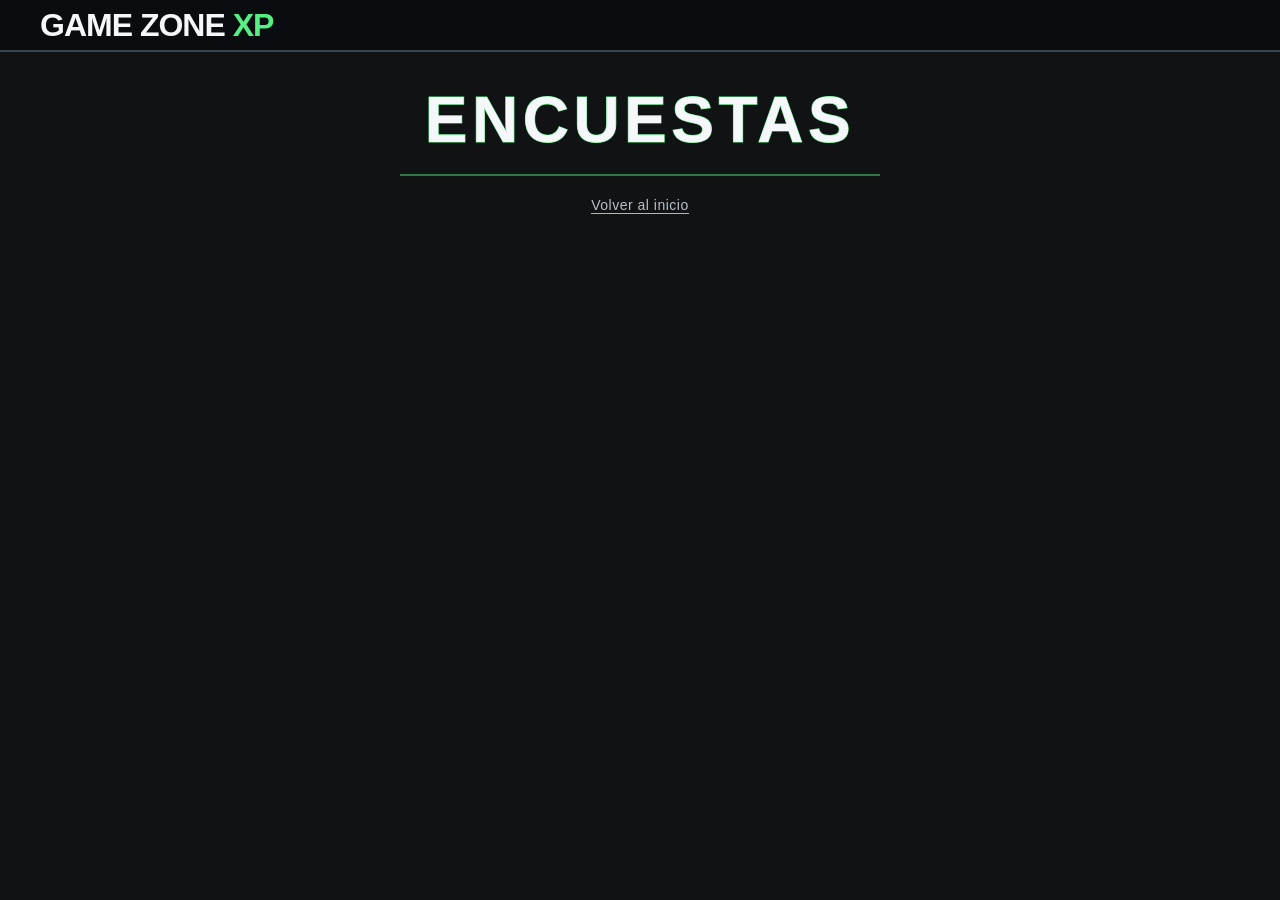
<file: encuestas.html>
<!doctype html>
<html lang="es">
  <head>
    <meta charset="utf-8" />
    <meta name="viewport" content="width=device-width, initial-scale=1" />
    <meta name="theme-color" content="#101214" />
    <title>Encuestas — Game Zone XP</title>
    <link rel="stylesheet" href="style.css" />
  </head>
  <body>
    <header class="site-header">
      <div class="header-inner wrap">
        <a class="brand" href="index.html" aria-label="Game Zone XP, inicio">GAME ZONE <span>XP</span></a>
      </div>
    </header>
    <main class="surveys section" id="encuestas" aria-labelledby="surveys-title">
      <div class="wrap">
        <h1 id="surveys-title" class="cyber-title"><span>Encuestas</span></h1>
        <p class="section-intro"><a class="text-link" href="index.html">Volver al inicio</a></p>
      </div>
    </main>
  </body>
</html>
</file>
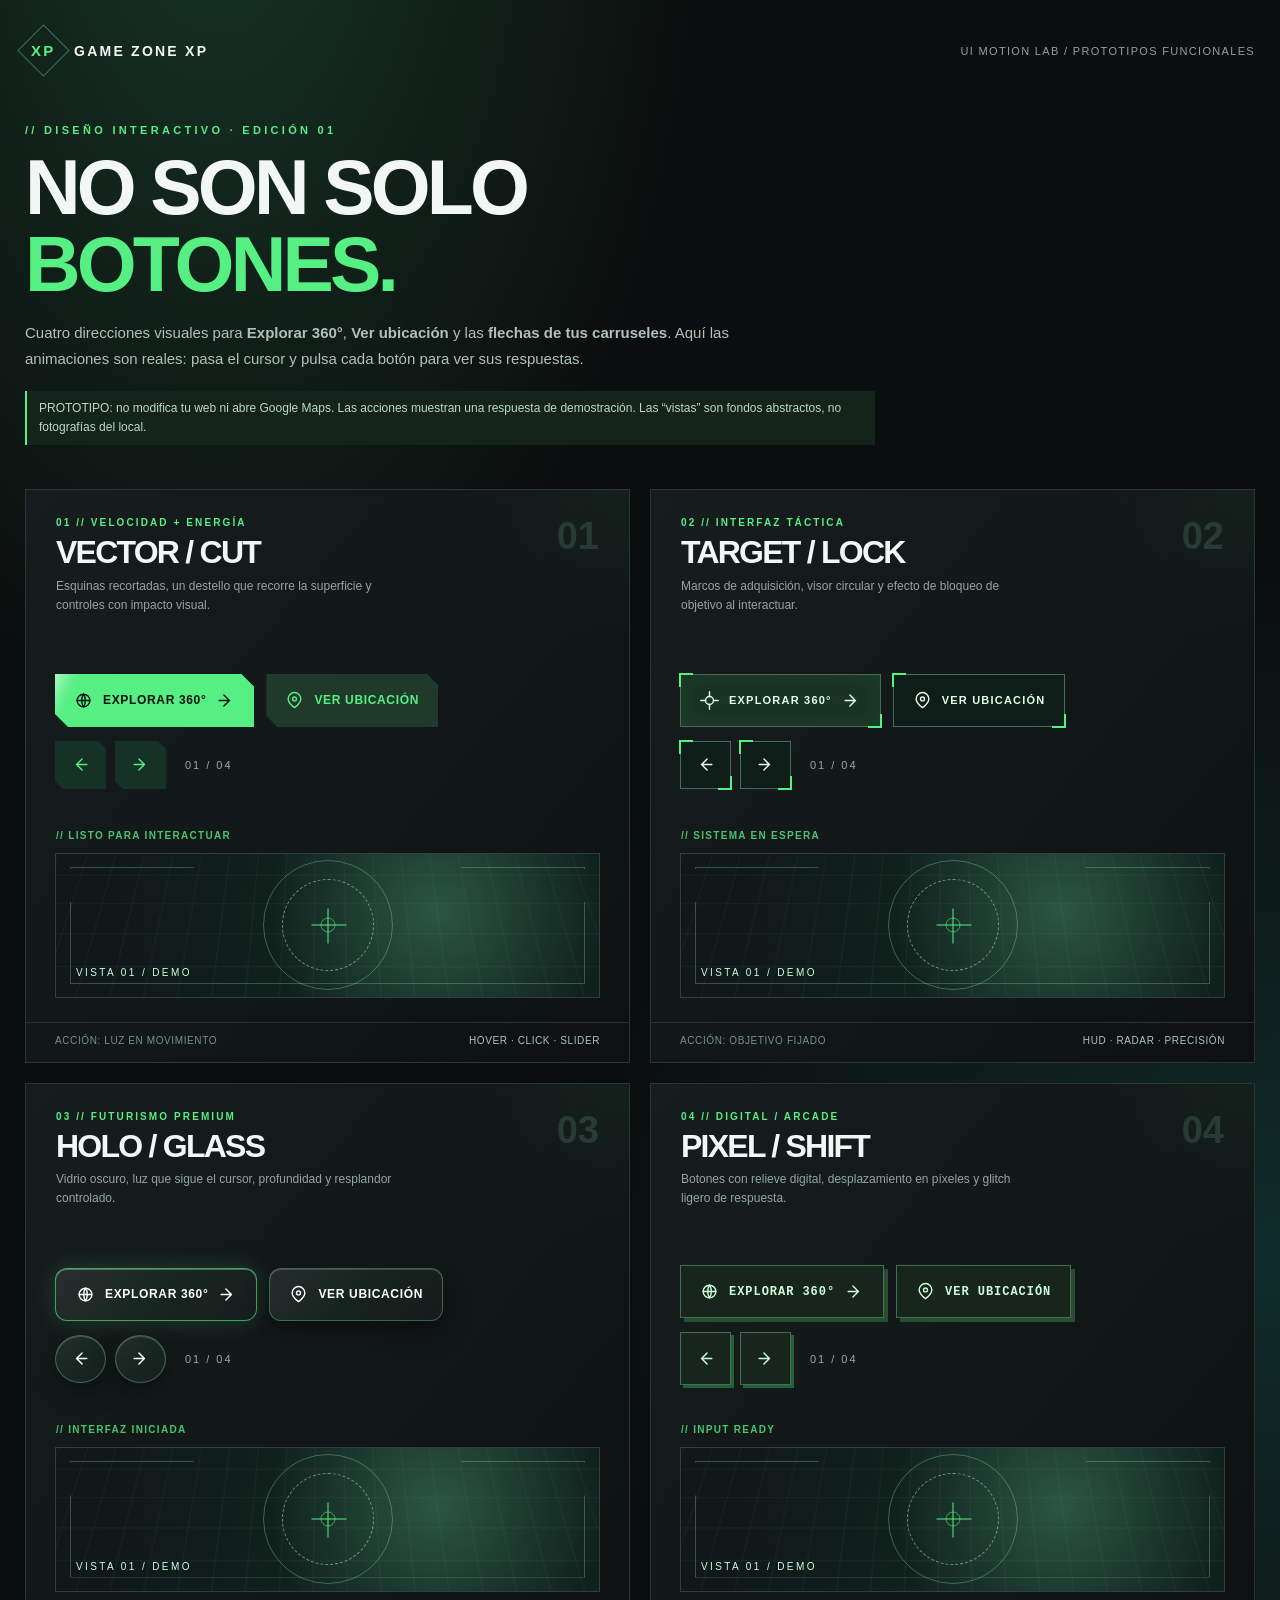
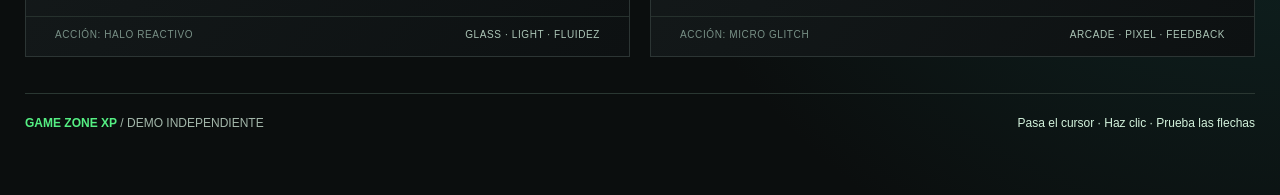
<file: img/Game_Zone_XP_Botones_Animados.html>
<!DOCTYPE html>
<html lang="es-MX">
<head>
<meta charset="UTF-8">
<meta name="viewport" content="width=device-width, initial-scale=1.0">
<meta name="color-scheme" content="dark">
<title>Game Zone XP · Laboratorio de botones animados</title>
<style>
:root { --bg:#0b0e0e; --surface:#121719; --line:#293635; --green:#55ef83; --white:#f2f7f6; --muted:#91a29e; --sans:"Bahnschrift", "Arial Narrow", "Segoe UI", sans-serif; }
*{box-sizing:border-box}html{scroll-behavior:smooth}body{margin:0;background:radial-gradient(ellipse at 17% -9%,#173526 0%,transparent 32%),radial-gradient(ellipse at 100% 70%,#102c2a 0%,transparent 38%),var(--bg);color:var(--white);font-family:var(--sans);min-height:100vh}
button{font:inherit;cursor:pointer;-webkit-tap-highlight-color:transparent}button:focus-visible{outline:2px solid white;outline-offset:5px}svg{width:19px;height:19px;fill:none;stroke:currentColor;stroke-width:1.8;stroke-linecap:round;stroke-linejoin:round;flex-shrink:0}
main{width:min(1230px,calc(100% - 36px));margin:0 auto;padding:32px 0 65px}.top{display:flex;align-items:center;justify-content:space-between;gap:20px;margin-bottom:55px}.brand{display:flex;gap:12px;align-items:center;letter-spacing:.16em;font-weight:900;font-size:14px}.logo{display:grid;place-items:center;border:1px solid #6ad9976b;width:37px;height:37px;transform:rotate(45deg);color:var(--green)}.logo span{transform:rotate(-45deg);font-size:15px}.topnote{font-size:11px;letter-spacing:.12em;color:var(--muted);text-transform:uppercase}.intro{max-width:850px;margin-bottom:44px}.eyebrow{font-size:11px;letter-spacing:.3em;color:var(--green);font-weight:800;margin-bottom:13px}.intro h1{font-size:clamp(38px,7vw,77px);letter-spacing:-.05em;font-weight:900;line-height:1;margin:0 0 17px}.intro h1 span{color:var(--green)}.intro p{margin:0;line-height:1.7;color:#b1c0ba;font-size:15px;max-width:720px}.notice{display:inline-block;border-left:2px solid var(--green);padding:8px 12px;margin-top:20px;background:#14241a;color:#bcd8c5;font-size:12px;line-height:1.6}
.lab{display:grid;grid-template-columns:repeat(2,minmax(0,1fr));gap:20px}.card{background:linear-gradient(130deg,#171d1e,#0d1112);border:1px solid #2c3534;position:relative;overflow:hidden;min-height:510px}.card::before{content:"";position:absolute;width:180px;height:180px;right:-90px;top:-100px;background:var(--green);opacity:.05;filter:blur(55px);pointer-events:none}.card-top{padding:27px 30px 18px;display:flex;justify-content:space-between;gap:12px;align-items:start}.category{letter-spacing:.21em;font-size:10px;color:var(--green);font-weight:900}.card h2{font-size:clamp(24px,3vw,32px);letter-spacing:-.055em;margin:7px 0 6px;line-height:1.1}.summary{font-size:12px;color:#92a6a0;line-height:1.6;max-width:355px}.index{font-weight:800;font-size:38px;color:#273631;line-height:1}.controls{padding:23px 29px 16px;min-height:190px;display:flex;flex-direction:column;justify-content:center;gap:14px;position:relative}.actions{display:flex;flex-wrap:wrap;align-items:center;gap:12px}.controls button{border:0;isolation:isolate;display:inline-flex;align-items:center;justify-content:center;gap:10px;position:relative;white-space:nowrap;transition:transform .22s ease,box-shadow .3s ease,background .22s ease,border-color .25s ease,color .25s ease;font-size:12px;letter-spacing:.055em;font-weight:850;min-height:53px;padding:0 19px}.controls button:active{transform:translateY(2px) scale(.97)!important}.controls button:hover{transform:translateY(-3px)}.controls button .word{position:relative;z-index:2}.controls button svg{position:relative;z-index:2}.arrows{display:flex;align-items:center;gap:9px}.arrows button{width:51px;min-width:51px;padding:0!important;height:48px;min-height:48px}.counter{font-variant-numeric:tabular-nums;letter-spacing:.18em;font-size:11px;color:#91ada0;padding:0 10px}.status{min-height:27px;padding:7px 30px 4px;color:var(--green);font-size:10px;font-weight:800;letter-spacing:.13em;opacity:.8}.status.signal{animation:signal .45s ease}.display{height:145px;margin:3px 29px 24px;border:1px solid #30413d;position:relative;overflow:hidden;background:radial-gradient(circle at 70% 40%,#2b5644,#10211c 43%,#101819 88%);transition:background .4s}.display::before{content:"";position:absolute;inset:0;opacity:.27;background-image:linear-gradient(#9dddb929 1px,transparent 1px),linear-gradient(90deg,#9dddb929 1px,transparent 1px);background-size:26px 26px;transform:perspective(130px) rotateX(9deg) scale(1.2)}.display::after{content:"";position:absolute;left:0;right:0;top:-70%;height:65%;background:linear-gradient(transparent,#70ffa322,transparent);animation:sweep 5s linear infinite}.display.s1{background:radial-gradient(circle at 25% 50%,#32534d,#122820 40%,#0a1218 85%)}.display.s2{background:radial-gradient(circle at 80% 20%,#344e2c,#122621 48%,#16191d 92%)}.display.s3{background:radial-gradient(circle at 50% 72%,#265753,#18251b 48%,#101218 90%)}.display .view{position:absolute;z-index:2;left:20px;bottom:19px;letter-spacing:.24em;font-size:10px;color:#c8ffda}.display .frame{position:absolute;top:13px;left:14px;right:14px;bottom:13px;border:1px solid #a9ffca40;clip-path:polygon(0 0,24% 0,24% 2px,0 2px,0 30%,2px 30%,2px 2px,98% 2px,98% 30%,100% 30%,100% 0,76% 0,76% 2px,100% 2px,100% 100%,0 100%)}.display .arc{position:absolute;left:50%;top:50%;width:130px;height:130px;transform:translate(-50%,-50%);border:1px solid #a1ffbd4e;border-radius:50%}.display .arc::after{content:"";position:absolute;inset:18px;border:1px dashed #beffd47d;border-radius:50%;animation:rotate 24s linear infinite}.display .cross{position:absolute;left:50%;top:50%;transform:translate(-50%,-50%);width:15px;height:15px;border:1px solid #55ef8399;border-radius:50%}.display .cross::before,.display .cross::after{content:"";position:absolute;background:#55ef83}.display .cross::before{width:1px;height:35px;left:6px;top:-10px}.display .cross::after{height:1px;width:35px;top:6px;left:-10px}.bottom{display:flex;justify-content:space-between;gap:12px;flex-wrap:wrap;border-top:1px solid #26312d;padding:12px 29px 16px;font-size:10px;color:#789086;letter-spacing:.06em}.tech{color:#acc6b7}
/* 01: Vector-cut: neon rails, hard clipped corners, travelling charge */
.v-vector .primary{color:#07110d;background:var(--green);clip-path:polygon(0 0,calc(100% - 13px) 0,100% 13px,100% 100%,13px 100%,0 calc(100% - 13px));box-shadow:0 0 22px #55ef8312;overflow:hidden}.v-vector .primary::before{content:"";position:absolute;top:-120%;left:-38%;width:35%;height:350%;background:#ffffff86;filter:blur(8px);transform:rotate(25deg);transition:left .6s cubic-bezier(.19,1,.22,1);z-index:1}.v-vector .primary:hover::before{left:125%}.v-vector .primary:hover{background:#7aff9f;box-shadow:0 0 25px #55ef8380}.v-vector .secondary{clip-path:polygon(0 0,calc(100% - 11px) 0,100% 11px,100% 100%,11px 100%,0 calc(100% - 11px));background:#1f3a2a;color:var(--green)}.v-vector .secondary:hover{background:#2b6040;box-shadow:inset 0 0 0 1px var(--green)}.v-vector .arrows button{background:#163226;color:var(--green);clip-path:polygon(0 0,calc(100% - 8px) 0,100% 8px,100% 100%,8px 100%,0 calc(100% - 8px))}.v-vector .arrows button:hover{background:var(--green);color:#08120d;box-shadow:0 0 20px #55ef834f}.v-vector .primary svg{animation:tinyorbit 4s ease-in-out infinite}
/* 02: Lock-on: animated tactical brackets and targeting radar */
.v-lock .controls button{background:#0f1d19;color:#dfffe7;border:1px solid #456b59;letter-spacing:.11em;font-size:11px}.v-lock .controls button::before,.v-lock .controls button::after{content:"";position:absolute;z-index:2;width:12px;height:12px;transition:width .3s,height .3s,filter .3s}.v-lock .controls button::before{top:-2px;left:-2px;border-top:2px solid var(--green);border-left:2px solid var(--green)}.v-lock .controls button::after{bottom:-2px;right:-2px;border-right:2px solid var(--green);border-bottom:2px solid var(--green)}.v-lock .controls button:hover::before,.v-lock .controls button:hover::after{width:25px;height:23px;filter:drop-shadow(0 0 5px var(--green))}.v-lock .primary::selection{background:transparent}.v-lock .primary{background:#1a3324!important;box-shadow:inset 0 0 25px #55ef8310}.v-lock .primary svg{animation:target 4s ease-in-out infinite}.v-lock .secondary:hover,.v-lock .arrows button:hover{background:#214c35;color:var(--green);box-shadow:0 0 17px #55ef8329}.v-lock .arrows button svg{transition:transform .3s}.v-lock .arrows button:hover:first-child svg{transform:translateX(-5px)}.v-lock .arrows button:hover:nth-child(2) svg{transform:translateX(5px)}
/* 03: Hologlass: mouse-spotlit glass, soft luminous halo, magnetic-feel */
.v-holo .controls button{border:1px solid #85ffaa4f;border-radius:12px;color:white;background:linear-gradient(135deg,#ffffff16,#55ef8310 50%,#ffffff06);backdrop-filter:blur(12px);-webkit-backdrop-filter:blur(12px);box-shadow:inset 0 1px #f1fff92e,0 10px 25px #0006;overflow:hidden}.v-holo .controls button::before{content:"";position:absolute;inset:0;opacity:0;transition:opacity .25s;background:radial-gradient(130px circle at var(--mouse-x,50%) var(--mouse-y,50%),#9affbf6a,transparent 75%)}.v-holo .controls button:hover::before{opacity:1}.v-holo .primary{border-color:#55ef83a5!important;box-shadow:inset 0 1px #f1fff94f,0 0 23px #55ef832c!important}.v-holo .primary .orbit{width:20px;height:20px;display:grid;place-items:center}.v-holo .primary .orbit svg{animation:rotate 7s linear infinite}.v-holo .arrows button{border-radius:50%}.v-holo .controls button:hover{border-color:#a9ffbe;box-shadow:0 0 24px #55ef833d,inset 0 1px #f1fff94f}.v-holo .secondary svg{animation:radar 2.7s ease-in-out infinite}
/* 04: Pixel shift: discretely animated digital notch/glitch */
.v-pixel .controls button{background:#18251d;border:1px solid #446e52;color:#cbfdd8;box-shadow:4px 4px 0 #274e30;letter-spacing:.08em;font-family:"Consolas", "Bahnschrift",monospace;min-height:53px}.v-pixel .primary{background:#55ef83;color:#071208;border-color:#b8ffcc;box-shadow:5px 5px 0 #275a37}.v-pixel .controls button:hover{transform:translate(-2px,-4px);box-shadow:7px 8px 0 #255832}.v-pixel .primary:hover{box-shadow:7px 8px 0 #46b76b}.v-pixel .primary::before,.v-pixel .secondary::before{content:"";position:absolute;inset:0;background:repeating-linear-gradient(transparent 0 7px,#ffffff30 8px,transparent 10px);opacity:0;z-index:1;pointer-events:none}.v-pixel .controls button:hover::before{animation:glitchscan .5s ease-out 1}.v-pixel .arrows button{box-shadow:3px 3px 0 #246039}.v-pixel .arrows button:hover svg{animation:jerk .23s steps(2) 2}
@keyframes rotate{to{transform:rotate(360deg)}}@keyframes tinyorbit{0%,100%{transform:rotate(0)}50%{transform:rotate(35deg)}}@keyframes target{0%,100%{transform:scale(1)}50%{transform:scale(1.18) rotate(25deg)}}@keyframes radar{0%,100%{filter:drop-shadow(0 0 0 transparent)}50%{filter:drop-shadow(0 0 6px #55ef83)}}@keyframes glitchscan{0%{opacity:0;transform:translateY(-15px)}30%{opacity:1;transform:translateY(-7px)}90%{opacity:.3;transform:translateY(8px)}100%{opacity:0;transform:translateY(15px)}}@keyframes jerk{0%{transform:translateX(-3px)}50%{transform:translateX(3px)}100%{transform:translateX(0)}}@keyframes signal{0%{opacity:0;transform:translateY(5px)}100%{opacity:1;transform:translateY(0)}}@keyframes sweep{to{top:140%}}
.footer{border-top:1px solid #2a3732;margin-top:36px;padding-top:22px;display:flex;justify-content:space-between;gap:20px;align-items:center;color:#a3b7aa;font-size:12px;flex-wrap:wrap}.footer strong{color:var(--green)}.hint{color:#d3f2dc}
@media(max-width:880px){.lab{grid-template-columns:1fr}.card{min-height:460px}.controls{min-height:160px}.top{margin-bottom:35px}}@media(max-width:500px){main{width:calc(100% - 20px);padding-top:20px}.intro{margin-bottom:30px}.intro h1{font-size:39px}.card-top{padding:22px 17px 5px}.controls{padding:20px 17px 12px}.controls button{font-size:10px;min-height:51px;padding:0 14px}.actions{gap:10px}.status{padding:7px 17px}.display{margin:0 17px 17px}.bottom{padding:14px 17px}.topnote{display:none}.arrows button{height:47px}.counter{font-size:10px}}
@media(prefers-reduced-motion:reduce){*,*::before,*::after{animation-duration:.01ms!important;animation-iteration-count:1!important;transition-duration:.01ms!important;scroll-behavior:auto!important}}
</style>
</head>
<body>
<svg xmlns="http://www.w3.org/2000/svg" style="position:absolute;width:0;height:0;overflow:hidden" aria-hidden="true"><symbol id="i360" viewBox="0 0 24 24"><circle cx="12" cy="12" r="8"/><path d="M4 12h16M12 4c-3 4-3 12 0 16M12 4c3 4 3 12 0 16"/></symbol><symbol id="pin" viewBox="0 0 24 24"><path d="M20 10c0 5-8 11-8 11S4 15 4 10a8 8 0 1 1 16 0Z"/><circle cx="12" cy="10" r="2.5"/></symbol><symbol id="left" viewBox="0 0 24 24"><path d="m14 5-7 7 7 7M7 12h13"/></symbol><symbol id="right" viewBox="0 0 24 24"><path d="m10 5 7 7-7 7M17 12H4"/></symbol><symbol id="reticle" viewBox="0 0 24 24"><circle cx="12" cy="12" r="5"/><path d="M12 1v6M12 17v6M1 12h6M17 12h6"/></symbol></svg>
<main>
<header class="top"><div class="brand"><span class="logo"><span>XP</span></span> GAME ZONE XP</div><div class="topnote">UI Motion Lab / Prototipos funcionales</div></header>
<div class="intro"><div class="eyebrow">// DISEÑO INTERACTIVO · EDICIÓN 01</div><h1>NO SON SOLO<br><span>BOTONES.</span></h1><p>Cuatro direcciones visuales para <b>Explorar 360°</b>, <b>Ver ubicación</b> y las <b>flechas de tus carruseles</b>. Aquí las animaciones son reales: pasa el cursor y pulsa cada botón para ver sus respuestas.</p><div class="notice">PROTOTIPO: no modifica tu web ni abre Google Maps. Las acciones muestran una respuesta de demostración. Las “vistas” son fondos abstractos, no fotografías del local.</div></div>
<section class="lab" aria-label="Propuestas de botones animados">
<article class="card v-vector" data-style="vector"><div class="card-top"><div><div class="category">01 // VELOCIDAD + ENERGÍA</div><h2>VECTOR / CUT</h2><div class="summary">Esquinas recortadas, un destello que recorre la superficie y controles con impacto visual.</div></div><div class="index">01</div></div><div class="controls"><div class="actions"><button class="primary" data-do="360"><svg><use href="#i360"/></svg><span class="word">EXPLORAR 360°</span><svg><use href="#right"/></svg></button><button class="secondary" data-do="map"><svg><use href="#pin"/></svg><span class="word">VER UBICACIÓN</span></button></div><div class="arrows"><button aria-label="Foto anterior" data-do="prev"><svg><use href="#left"/></svg></button><button aria-label="Foto siguiente" data-do="next"><svg><use href="#right"/></svg></button><span class="counter">01 / 04</span></div></div><div class="status" aria-live="polite">// LISTO PARA INTERACTUAR</div><div class="display s0"><span class="arc"></span><span class="cross"></span><span class="frame"></span><span class="view">VISTA 01 / DEMO</span></div><div class="bottom"><span>ACCIÓN: LUZ EN MOVIMIENTO</span><span class="tech">HOVER · CLICK · SLIDER</span></div></article>
<article class="card v-lock" data-style="lock"><div class="card-top"><div><div class="category">02 // INTERFAZ TÁCTICA</div><h2>TARGET / LOCK</h2><div class="summary">Marcos de adquisición, visor circular y efecto de bloqueo de objetivo al interactuar.</div></div><div class="index">02</div></div><div class="controls"><div class="actions"><button class="primary" data-do="360"><svg><use href="#reticle"/></svg><span class="word">EXPLORAR 360°</span><svg><use href="#right"/></svg></button><button class="secondary" data-do="map"><svg><use href="#pin"/></svg><span class="word">VER UBICACIÓN</span></button></div><div class="arrows"><button aria-label="Foto anterior" data-do="prev"><svg><use href="#left"/></svg></button><button aria-label="Foto siguiente" data-do="next"><svg><use href="#right"/></svg></button><span class="counter">01 / 04</span></div></div><div class="status" aria-live="polite">// SISTEMA EN ESPERA</div><div class="display s0"><span class="arc"></span><span class="cross"></span><span class="frame"></span><span class="view">VISTA 01 / DEMO</span></div><div class="bottom"><span>ACCIÓN: OBJETIVO FIJADO</span><span class="tech">HUD · RADAR · PRECISIÓN</span></div></article>
<article class="card v-holo" data-style="holo"><div class="card-top"><div><div class="category">03 // FUTURISMO PREMIUM</div><h2>HOLO / GLASS</h2><div class="summary">Vidrio oscuro, luz que sigue el cursor, profundidad y resplandor controlado.</div></div><div class="index">03</div></div><div class="controls"><div class="actions"><button class="primary" data-do="360"><span class="orbit"><svg><use href="#i360"/></svg></span><span class="word">EXPLORAR 360°</span><svg><use href="#right"/></svg></button><button class="secondary" data-do="map"><svg><use href="#pin"/></svg><span class="word">VER UBICACIÓN</span></button></div><div class="arrows"><button aria-label="Foto anterior" data-do="prev"><svg><use href="#left"/></svg></button><button aria-label="Foto siguiente" data-do="next"><svg><use href="#right"/></svg></button><span class="counter">01 / 04</span></div></div><div class="status" aria-live="polite">// INTERFAZ INICIADA</div><div class="display s0"><span class="arc"></span><span class="cross"></span><span class="frame"></span><span class="view">VISTA 01 / DEMO</span></div><div class="bottom"><span>ACCIÓN: HALO REACTIVO</span><span class="tech">GLASS · LIGHT · FLUIDEZ</span></div></article>
<article class="card v-pixel" data-style="pixel"><div class="card-top"><div><div class="category">04 // DIGITAL / ARCADE</div><h2>PIXEL / SHIFT</h2><div class="summary">Botones con relieve digital, desplazamiento en píxeles y glitch ligero de respuesta.</div></div><div class="index">04</div></div><div class="controls"><div class="actions"><button class="primary" data-do="360"><svg><use href="#i360"/></svg><span class="word">EXPLORAR 360°</span><svg><use href="#right"/></svg></button><button class="secondary" data-do="map"><svg><use href="#pin"/></svg><span class="word">VER UBICACIÓN</span></button></div><div class="arrows"><button aria-label="Foto anterior" data-do="prev"><svg><use href="#left"/></svg></button><button aria-label="Foto siguiente" data-do="next"><svg><use href="#right"/></svg></button><span class="counter">01 / 04</span></div></div><div class="status" aria-live="polite">// INPUT READY</div><div class="display s0"><span class="arc"></span><span class="cross"></span><span class="frame"></span><span class="view">VISTA 01 / DEMO</span></div><div class="bottom"><span>ACCIÓN: MICRO GLITCH</span><span class="tech">ARCADE · PIXEL · FEEDBACK</span></div></article>
</section><div class="footer"><span><strong>GAME ZONE XP</strong> / DEMO INDEPENDIENTE</span><span class="hint">Pasa el cursor · Haz clic · Prueba las flechas</span></div>
</main>
<script>
document.querySelectorAll('.card').forEach(card=>{
let current=0;const status=card.querySelector('.status'),display=card.querySelector('.display'),count=card.querySelector('.counter'),label=card.querySelector('.view');
card.querySelectorAll('[data-do]').forEach(btn=>btn.addEventListener('click',()=>{
const action=btn.dataset.do;
if(action==='next'||action==='prev'){
 current=(current+(action==='next'?1:3))%4;
 display.className='display s'+current;
 count.textContent=String(current+1).padStart(2,'0')+' / 04';
 label.textContent='VISTA '+String(current+1).padStart(2,'0')+' / DEMO';
 status.textContent='// CAMBIO DE IMAGEN COMPLETADO';
}else if(action==='360'){
 status.textContent='// VISOR 360° ACTIVADO · DEMOSTRACIÓN';
 display.animate([{filter:'brightness(1)'},{filter:'brightness(1.8)'},{filter:'brightness(1)'}],{duration:620,easing:'ease-out'});
}else{
 status.textContent='// ABRIR UBICACIÓN · DEMOSTRACIÓN';
 display.animate([{transform:'scale(1)'},{transform:'scale(1.015)'},{transform:'scale(1)'}],{duration:450,easing:'ease-out'});
}
status.classList.remove('signal');void status.offsetWidth;status.classList.add('signal');
}));
});
document.querySelectorAll('.v-holo .controls button').forEach(btn=>btn.addEventListener('pointermove',e=>{const r=btn.getBoundingClientRect();btn.style.setProperty('--mouse-x',(e.clientX-r.left)+'px');btn.style.setProperty('--mouse-y',(e.clientY-r.top)+'px')}));
</script>
</body></html>
</file>
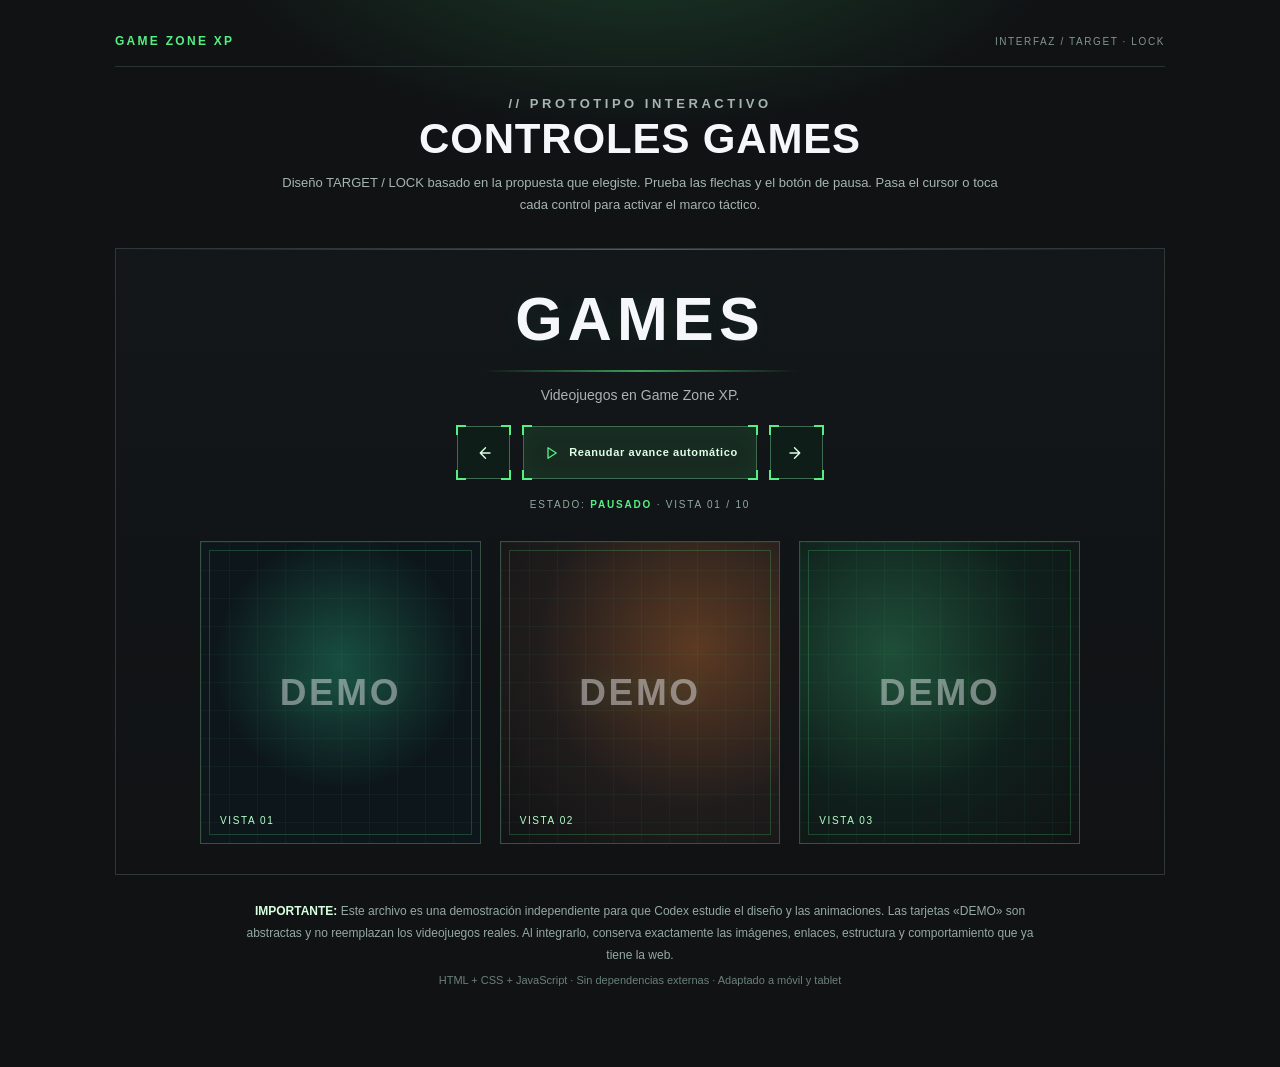
<file: img/Game_Zone_XP_GAMES_Target_Lock.html>
<!DOCTYPE html>
<html lang="es-MX">
<head>
  <meta charset="UTF-8">
  <meta name="viewport" content="width=device-width, initial-scale=1">
  <meta name="color-scheme" content="dark">
  <title>Game Zone XP · GAMES · Controles TARGET / LOCK</title>
  <style>
    /* =============================================================
       PROTOTIPO AUTÓNOMO · GAME ZONE XP · TARGET / LOCK
       Referencia visual para implementar SOLO los tres controles
       de la sección GAMES en el proyecto real.
       No depende de imágenes ni bibliotecas externas.
       ============================================================= */
    :root {
      --bg:#101214;
      --panel:#13191a;
      --green:#55ef83;
      --white:#f5f7fa;
      --muted:#aab6b6;
      --stroke:#406953;
      --font:"Bahnschrift", "Arial Narrow", "Segoe UI", Arial, sans-serif;
    }
    *, *::before, *::after { box-sizing:border-box; }
    body {
      margin:0;
      min-height:100vh;
      background:radial-gradient(ellipse 560px 270px at 50% -80px,#1b3c29 0%,transparent 78%),var(--bg);
      color:var(--white);
      font-family:var(--font);
    }
    .page { width:min(1050px,calc(100% - 32px)); margin:0 auto; padding:34px 0 70px; }
    .project { display:flex;align-items:center;justify-content:space-between;gap:14px;
      padding-bottom:18px;border-bottom:1px solid #2a3532; }
    .brand { font-size:12px;font-weight:900;letter-spacing:.19em;color:var(--green); }
    .tag { font-size:10px;color:#82968d;letter-spacing:.16em;text-align:right; }
    .intro { margin:26px auto 32px;max-width:730px;text-align:center; }
    .eyebrow { margin:0 0 10px;color:var(--green);letter-spacing:.27em;font-size:10px;font-weight:800; }
    .intro h1 { margin:0 0 9px;font-size:clamp(24px,4.5vw,42px);letter-spacing:.02em; }
    .intro p { margin:0; font-size:13px;color:#a6b5b0;line-height:1.7; }
    .demo { border:1px solid #2e3936;background:linear-gradient(#131719,#101214);padding:clamp(15px,3.5vw,32px) clamp(12px,3vw,30px) 30px;position:relative;overflow:hidden; }
    .demo::before {content:"";position:absolute;inset:0 0 auto;height:1px;background:linear-gradient(90deg,transparent,#55ef836b,transparent);pointer-events:none;}
    .section-title { font-size:clamp(37px,6vw,61px);font-weight:900;letter-spacing:.085em;margin:5px 0 17px;text-align:center;text-shadow:0 0 25px #55ef8313;line-height:1.1; }
    .rule { width:min(315px,75%);height:2px;margin:0 auto 15px;background:linear-gradient(90deg,transparent,#55ef83a1,transparent); }
    .sub { font-size:14px;color:#acb3b4;text-align:center;margin:0 0 23px; }

    /* TARGET / LOCK · El grupo se mantiene centrado a cualquier ancho. */
    .games-target-controls {
      width:100%; display:flex;justify-content:center;align-items:stretch;
      gap:clamp(7px,1.4vw,13px);margin:0 auto 20px; position:relative;
    }
    .tl-button {
      position:relative;display:inline-flex;align-items:center;justify-content:center;gap:9px;
      min-height:53px; padding:10px 17px; color:#dfffe7;
      background:#0f1d19; border:1px solid var(--stroke); border-radius:0;
      font:800 11px/1.25 var(--font);letter-spacing:.055em;text-transform:none;
      cursor:pointer; isolation:isolate; user-select:none; -webkit-tap-highlight-color:transparent;
      transition:background .24s ease,box-shadow .25s ease,transform .2s ease,border-color .25s ease;
    }
    .tl-button svg { width:18px;height:18px;flex:none;stroke:currentColor;stroke-width:1.8;fill:none;stroke-linecap:round;stroke-linejoin:round;transition:transform .25s ease,filter .25s ease; }
    .tl-button > .label, .tl-button > svg {position:relative;z-index:3;}
    .tl-button:hover, .tl-button:focus-visible { background:#1b432e; border-color:#77fda1;box-shadow:0 0 21px #55ef8330,inset 0 0 12px #55ef830e;transform:translateY(-2px); }
    .tl-button:active {transform:translateY(1px) scale(.96);}
    .tl-button:focus-visible {outline:2px solid #fff;outline-offset:4px;}
    .tl-button .corner {position:absolute;z-index:4;width:10px;height:10px;pointer-events:none;transition:width .3s cubic-bezier(.2,.85,.2,1),height .3s cubic-bezier(.2,.85,.2,1),filter .3s;}
    .tl-button .corner.tl {top:-2px;left:-2px;border-left:2px solid var(--green);border-top:2px solid var(--green);}
    .tl-button .corner.tr {top:-2px;right:-2px;border-right:2px solid var(--green);border-top:2px solid var(--green);}
    .tl-button .corner.bl {bottom:-2px;left:-2px;border-left:2px solid var(--green);border-bottom:2px solid var(--green);}
    .tl-button .corner.br {bottom:-2px;right:-2px;border-right:2px solid var(--green);border-bottom:2px solid var(--green);}
    .tl-button:hover .corner, .tl-button:focus-visible .corner,.tl-button.is-locked .corner {width:21px;height:21px;filter:drop-shadow(0 0 5px var(--green));}
    /* Franja de escaneo: efecto visible al hover (o al pulsar con el dedo). */
    .tl-button .scan {position:absolute;z-index:1;inset:0;overflow:hidden;pointer-events:none;}
    .tl-button .scan::after {content:"";position:absolute;top:-120%;left:-45%;height:320%;width:28%;transform:rotate(25deg);background:linear-gradient(90deg,transparent,#88ffab35,#ccffdb65,#88ffab25,transparent);filter:blur(4px);opacity:0;transition:left .55s cubic-bezier(.18,.8,.2,1),opacity .15s;}
    .tl-button:hover .scan::after,.tl-button:focus-visible .scan::after,.tl-button.is-locked .scan::after {left:140%;opacity:1;}
    .tl-button.is-locked {border-color:#a0ffc0;box-shadow:0 0 29px #55ef8354,inset 0 0 22px #55ef831a;animation:lockPulse .54s ease-out;}
    @keyframes lockPulse {0%{filter:brightness(1)}32%{filter:brightness(1.35)}100%{filter:brightness(1)}}

    .tl-arrow {width:53px;min-width:53px;padding:0;flex:0 0 53px;}
    .tl-arrow:hover svg,.tl-arrow:focus-visible svg {filter:drop-shadow(0 0 5px #55ef83);}
    .tl-arrow.prev:hover svg {transform:translateX(-4px);}
    .tl-arrow.next:hover svg {transform:translateX(4px);}
    .tl-toggle {min-width:0;flex:0 1 auto;padding-inline:18px;background:#173021;box-shadow:inset 0 0 26px #55ef830c;}
    .tl-toggle svg {color:var(--green);}
    .tl-toggle .label {text-align:center;max-width:240px;}
    .tl-toggle[aria-pressed="false"] {background:#182a21;}
    .tl-toggle[aria-pressed="true"] svg {animation:reticlePulse 2.8s ease-in-out infinite;}
    @keyframes reticlePulse {0%,100%{transform:scale(1)}50%{transform:scale(1.17)}}

    .status {text-align:center;font-size:10px;letter-spacing:.18em;color:#92aa9c;min-height:25px;margin-bottom:17px;font-variant-numeric:tabular-nums;}
    .status strong {color:var(--green);font-weight:800;}
    .covers {display:grid;grid-template-columns:repeat(3,minmax(0,1fr));gap:clamp(8px,2vw,19px);max-width:880px;margin:0 auto;}
    /* Tarjetas abstractas de muestra; NO son imágenes ni contenido real del negocio. */
    .cover {height:clamp(155px,29vw,303px);border:1px solid #365044;position:relative;overflow:hidden;display:grid;place-items:center;isolation:isolate;background:radial-gradient(circle at 50% 40%,#184e42,#0d171b 55%);}
    .cover:nth-child(2){background:radial-gradient(circle at 70% 35%,#5c3a23,#201c1c 58%,#101214);}
    .cover:nth-child(3){background:radial-gradient(circle at 33% 36%,#1f4e39,#10201c 55%,#101214);}
    .cover::before {content:"";position:absolute;inset:0;background-image:linear-gradient(90deg,#55ef8311 1px,transparent 1px),linear-gradient(#55ef8311 1px,transparent 1px);background-size:28px 28px;opacity:.7;}
    .cover::after {content:"";position:absolute;inset:8px;border:1px solid #55ef8337;pointer-events:none;}
    .cover .watermark {font-size:clamp(17px,4vw,37px);letter-spacing:.07em;font-weight:900;opacity:.45;text-shadow:0 0 24px #55ef8349;}
    .cover .index {position:absolute;bottom:17px;left:19px;font-size:10px;letter-spacing:.16em;color:#b5ffca;}
    .cover.change .watermark{animation:appear .38s both;}
    @keyframes appear{from{opacity:0;transform:translateY(10px)}to{opacity:.45;transform:translateY(0)}}
    .notice {margin:26px auto 0;max-width:790px;color:#95a9a0;font-size:12px;line-height:1.8;text-align:center;}
    .notice b{color:#d8ffdf;}
    .small {margin-top:8px;font-size:11px;color:#6b8177;text-align:center;}
    @media(max-width:520px){
      .page{width:calc(100% - 20px);padding-top:18px;}
      .project{gap:5px;}.tag{font-size:9px;}
      .demo{padding:24px 10px;}
      .sub{font-size:12px;margin-bottom:20px;}
      .games-target-controls{gap:7px;}
      .tl-arrow{width:45px;min-width:45px;flex-basis:45px;}
      .tl-button{min-height:49px;font-size:10px;}
      .tl-toggle{padding:8px 8px;gap:6px;}
      .tl-toggle svg{width:15px;height:15px;}
      .tl-button .corner{width:8px;height:8px;}
      .tl-button:hover .corner,.tl-button:focus-visible .corner,.tl-button.is-locked .corner{width:15px;height:15px;}
      .cover{height:160px;}
      .cover .index{left:8px;bottom:9px;font-size:8px;}
      .status{font-size:9px;}
    }
    @media(max-width:360px){.tl-arrow{flex-basis:43px;width:43px;min-width:43px}.tl-toggle{font-size:9px;}}
    @media(prefers-reduced-motion:reduce){
      *,*::before,*::after{animation:none!important;transition:none!important;scroll-behavior:auto!important;}
    }
  </style>
</head>
<body>
  <main class="page">
    <header class="project">
      <div class="brand">GAME ZONE XP</div>
      <div class="tag">INTERFAZ / TARGET · LOCK</div>
    </header>
    <div class="intro">
      <p class="eyebrow">// PROTOTIPO INTERACTIVO</p>
      <h1>CONTROLES GAMES</h1>
      <p>Diseño TARGET / LOCK basado en la propuesta que elegiste. Prueba las flechas y el botón de pausa. Pasa el cursor o toca cada control para activar el marco táctico.</p>
    </div>

    <section class="demo" aria-label="Demostración de controles GAMES">
      <h2 class="section-title">GAMES</h2>
      <div class="rule" aria-hidden="true"></div>
      <p class="sub">Videojuegos en Game Zone XP.</p>

      <!-- INICIO: CONTROLES TARGET / LOCK PARA QUE CODEX LOS ESTUDIE -->
      <div class="games-target-controls" role="group" aria-label="Controles de navegación GAMES">
        <button class="tl-button tl-arrow prev" id="previous" type="button" aria-label="Imagen anterior">
          <span class="scan" aria-hidden="true"></span>
          <span class="corner tl" aria-hidden="true"></span><span class="corner tr" aria-hidden="true"></span>
          <span class="corner bl" aria-hidden="true"></span><span class="corner br" aria-hidden="true"></span>
          <svg viewBox="0 0 24 24" aria-hidden="true"><path d="m14 5-7 7 7 7M7 12h13"/></svg>
        </button>
        <button class="tl-button tl-toggle" id="toggle" type="button" aria-label="Reanudar avance automático" aria-pressed="false">
          <span class="scan" aria-hidden="true"></span>
          <span class="corner tl" aria-hidden="true"></span><span class="corner tr" aria-hidden="true"></span>
          <span class="corner bl" aria-hidden="true"></span><span class="corner br" aria-hidden="true"></span>
          <svg viewBox="0 0 24 24" aria-hidden="true" id="play-icon"><path d="M8 5v14l11-7-11-7Z"/></svg>
          <span class="label" id="toggle-label">Reanudar avance automático</span>
        </button>
        <button class="tl-button tl-arrow next" id="next" type="button" aria-label="Imagen siguiente">
          <span class="scan" aria-hidden="true"></span>
          <span class="corner tl" aria-hidden="true"></span><span class="corner tr" aria-hidden="true"></span>
          <span class="corner bl" aria-hidden="true"></span><span class="corner br" aria-hidden="true"></span>
          <svg viewBox="0 0 24 24" aria-hidden="true"><path d="m10 5 7 7-7 7M17 12H4"/></svg>
        </button>
      </div>
      <!-- FIN: CONTROLES TARGET / LOCK -->

      <div class="status" id="status" role="status" aria-live="polite">ESTADO: <strong id="play-status">PAUSADO</strong> · VISTA <span id="page-count">01 / 10</span></div>
      <div class="covers" aria-label="Tarjetas abstractas de demostración">
        <div class="cover"><span class="watermark">DEMO</span><span class="index">VISTA 01</span></div>
        <div class="cover"><span class="watermark">DEMO</span><span class="index">VISTA 02</span></div>
        <div class="cover"><span class="watermark">DEMO</span><span class="index">VISTA 03</span></div>
      </div>
    </section>
    <p class="notice"><b>IMPORTANTE:</b> Este archivo es una demostración independiente para que Codex estudie el diseño y las animaciones. Las tarjetas «DEMO» son abstractas y no reemplazan los videojuegos reales. Al integrarlo, conserva exactamente las imágenes, enlaces, estructura y comportamiento que ya tiene la web.</p>
    <p class="small">HTML + CSS + JavaScript · Sin dependencias externas · Adaptado a móvil y tablet</p>
  </main>
  <script>
    (() => {
      'use strict';
      const cards = Array.from(document.querySelectorAll('.cover'));
      const count = document.getElementById('page-count');
      const playStatus = document.getElementById('play-status');
      const toggle = document.getElementById('toggle');
      const label = document.getElementById('toggle-label');
      const playIcon = document.getElementById('play-icon');
      const prev = document.getElementById('previous');
      const next = document.getElementById('next');
      const media = window.matchMedia('(prefers-reduced-motion: reduce)');
      const total = 10; // Contador ficticio para simular las diez imágenes del carrusel real.
      let current = 0;
      let running = false; // Inicia PAUSADO, como en la captura proporcionada.
      let timer = null;
      const two = n => String(n).padStart(2, '0');

      function render() {
        count.textContent = `${two(current + 1)} / ${two(total)}`;
        playStatus.textContent = running ? 'REPRODUCIENDO' : 'PAUSADO';
        cards.forEach((card, index) => {
          const n = (current + index) % total + 1;
          card.querySelector('.index').textContent = `VISTA ${two(n)}`;
          card.classList.remove('change');
          // Forzar reentrada solo de la animación de demostración.
          void card.offsetWidth;
          card.classList.add('change');
        });
      }
      function flash(button) {
        button.classList.remove('is-locked');
        void button.offsetWidth;
        button.classList.add('is-locked');
        window.setTimeout(() => button.classList.remove('is-locked'), 620);
      }
      function step(delta, button) {
        current = (current + delta + total) % total;
        flash(button);
        render();
      }
      function syncPlay() {
        toggle.setAttribute('aria-pressed', String(running));
        toggle.setAttribute('aria-label', running ? 'Pausar avance automático' : 'Reanudar avance automático');
        label.textContent = running ? 'Pausar avance automático' : 'Reanudar avance automático';
        playIcon.innerHTML = running
          ? '<path d="M9 5v14M15 5v14"/>'
          : '<path d="M8 5v14l11-7-11-7Z"/>';
        window.clearInterval(timer);
        timer = null;
        if (running && !media.matches) timer = window.setInterval(() => step(1, next), 5000);
        render();
      }
      prev.addEventListener('click', () => step(-1, prev));
      next.addEventListener('click', () => step(1, next));
      toggle.addEventListener('click', () => {
        running = !running;
        flash(toggle);
        syncPlay();
      });
      if (typeof media.addEventListener === 'function') media.addEventListener('change', syncPlay);
      render();
    })();
  </script>
</body>
</html>
</file>
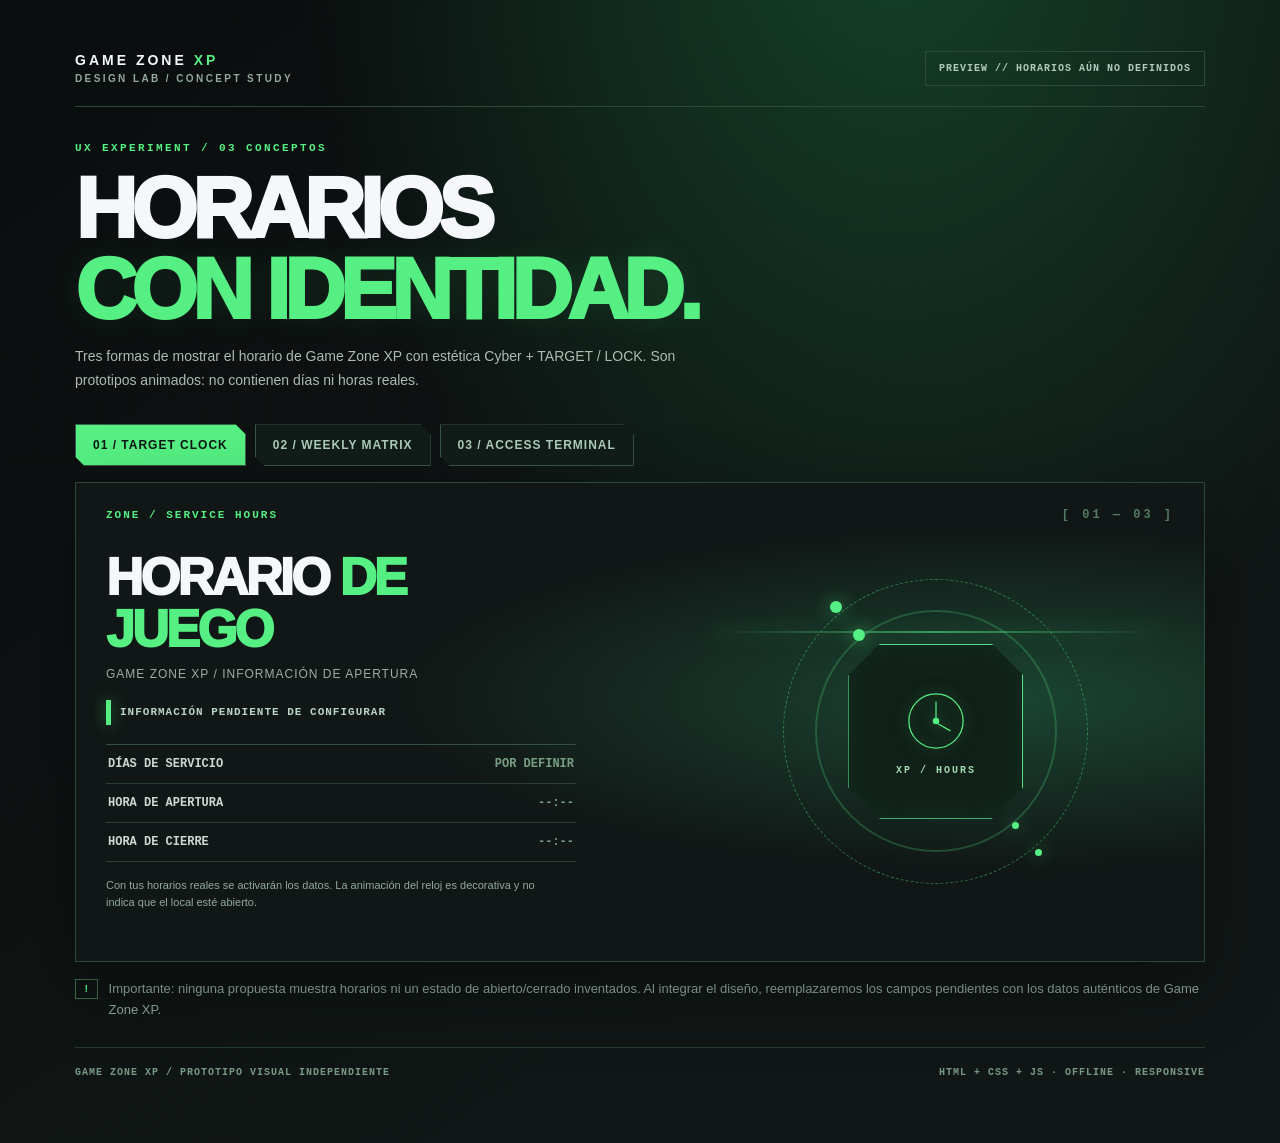
<file: img/Game_Zone_XP_Horarios_Conceptos_Animados.html>
<!DOCTYPE html>
<html lang="es-MX">
<head>
<meta charset="utf-8"><meta name="viewport" content="width=device-width, initial-scale=1">
<meta name="color-scheme" content="dark"><title>Game Zone XP — Conceptos de horario</title>
<style>
@import url('data:text/css,');
:root{--bg:#0b0f10;--panel:#111819;--line:#2a4237;--green:#55ef83;--white:#f5f7fa;--mute:#94aaa0;--cell:#151d1c;--soft:#c6d4cc;color-scheme:dark}
*{box-sizing:border-box}body{margin:0;background:radial-gradient(ellipse at 70% -10%,#154229 0%,transparent 47%),linear-gradient(145deg,#0a0d0e,#111716 75%);color:var(--white);font-family:Inter,Segoe UI,Arial,sans-serif;min-height:100vh}
body:before{content:"";position:fixed;inset:0;pointer-events:none;background:repeating-linear-gradient(0deg,transparent 0 33px,#55ef8307 34px),repeating-linear-gradient(90deg,transparent 0 33px,#55ef8307 34px);mask-image:linear-gradient(#0007,transparent 80%)}
.wrap{max-width:1200px;margin:auto;padding:clamp(22px,4vw,60px) clamp(15px,3vw,35px) 65px;position:relative}
.mast{display:flex;gap:15px;align-items:center;justify-content:space-between;border-bottom:1px solid #2d4a38;padding-bottom:20px;flex-wrap:wrap}.brand{font:900 14px/1.1 Segoe UI,Arial;letter-spacing:3px}.brand b{color:var(--green)}.brand small{display:block;color:#93aa9c;font-size:10px;letter-spacing:2.4px;font-weight:600;margin-top:5px}.status{font:700 10px/1.5 Consolas,monospace;letter-spacing:1px;color:#b2cabc;border:1px solid #2d493b;padding:9px 13px}.intro{margin:35px 0 32px}.eyebrow{color:var(--green);font:700 11px/1.2 Consolas,monospace;letter-spacing:2.4px}.intro h1{font-size:clamp(38px,7vw,85px);line-height:.95;letter-spacing:-.065em;margin:14px 0 13px;font-weight:950}.intro h1 em{font-style:normal;color:var(--green);text-shadow:0 0 30px #55ef831b}.intro p{color:#adbbb2;max-width:640px;font-size:14px;line-height:1.7}.tabs{display:flex;gap:9px;flex-wrap:wrap;margin:0 0 16px}.tab{appearance:none;border:1px solid #385647;background:#121d19;color:#adcbba;font:800 12px Segoe UI,Arial,sans-serif;letter-spacing:1px;padding:13px 17px;cursor:pointer;transition:.25s;clip-path:polygon(0 0,calc(100% - 10px) 0,100% 10px,100% 100%,10px 100%,0 calc(100% - 10px))}.tab:hover,.tab:focus-visible{outline:none;border-color:var(--green);box-shadow:inset 0 0 0 1px var(--green);color:white}.tab[aria-selected="true"]{background:var(--green);color:#0d1711}.scene{display:none;position:relative;overflow:hidden;border:1px solid #2b4939;background:#111716;min-height:475px;box-shadow:0 26px 70px #0005}.scene.on{display:block;animation:scenein .45s ease both}.scene:after{content:"";position:absolute;inset:0;pointer-events:none;background:linear-gradient(110deg,transparent 25%,#65ff8813 49%,transparent 53%);transform:translateX(-125%);animation:sweep 8s ease-in-out infinite}
@keyframes scenein{from{opacity:0;transform:translateY(8px)}to{opacity:1;transform:none}}@keyframes sweep{0%,48%{transform:translateX(-125%)}72%,100%{transform:translateX(145%)}}
.sec-head{padding:25px 30px 0;display:flex;justify-content:space-between;align-items:center;gap:12px;position:relative;z-index:1}.topline{font:700 11px Consolas,monospace;letter-spacing:2px;color:var(--green)}.dashes{font:700 12px Consolas,monospace;color:#557b62;letter-spacing:3px}.section-title{font-size:clamp(29px,4vw,52px);line-height:1;letter-spacing:-.055em;margin:13px 0 6px;font-weight:950}.subline{font-size:12px;letter-spacing:1px;color:#9baea3}
/* 01 TARGET CLOCK */
#one{background:radial-gradient(ellipse at 82% 45%,#1b4532 0%,transparent 46%),#111716}
.target-flex{display:grid;grid-template-columns:1.1fr .9fr;gap:10px;align-items:center;padding:17px 30px 38px;position:relative;z-index:1}.target-left{min-width:0}.target-left h2{max-width:460px}.target-key{display:flex;gap:9px;align-items:center;margin:19px 0}.target-key i{width:5px;height:25px;background:var(--green);box-shadow:0 0 16px #55ef8377;display:block}.target-key span{font:800 11px Consolas,monospace;color:#b9d4c4;letter-spacing:1px}.tableone{border-top:1px solid #36513f;margin:17px 0 15px;max-width:470px}.tableone .line{display:flex;justify-content:space-between;gap:12px;align-items:center;padding:12px 2px;border-bottom:1px solid #2a3e33;font:700 12px Consolas,monospace}.line .days{color:#cfd7d1}.line .pending{color:#789f83}.hint{font-size:11px;color:#93a99c;line-height:1.6;max-width:450px}.orbit-area{position:relative;min-height:335px;display:flex;align-items:center;justify-content:center}.orbit{position:absolute;width:min(90%,305px);aspect-ratio:1;border-radius:50%;border:1px dashed #4ddf7b79;animation:spin 29s linear infinite}.orbit:before,.orbit:after{content:"";position:absolute;width:12px;height:12px;background:var(--green);box-shadow:0 0 18px #55ef83a3;border-radius:50%;top:7%;left:15%}.orbit:after{top:auto;left:auto;bottom:9%;right:15%;width:7px;height:7px}.orbit2{width:min(72%,242px);border:2px solid #55ef8339;animation:spin 24s linear reverse infinite}.clock{width:min(53%,175px);aspect-ratio:1;background:#102018;border:1px solid #58d983;box-shadow:0 0 0 12px #21412b38,0 0 50px #55ef832b,inset 0 0 40px #55ef8310;display:flex;flex-direction:column;justify-content:center;align-items:center;clip-path:polygon(18% 0,82% 0,100% 18%,100% 82%,82% 100%,18% 100%,0 82%,0 18%)}.clock svg{width:70px;height:70px;stroke:var(--green);fill:none;stroke-width:1.4;filter:drop-shadow(0 0 7px #55ef8380)}.clock-label{font:800 10px Consolas,monospace;letter-spacing:2px;color:#a4d8b3;margin-top:9px}.radar{position:absolute;width:94%;height:2px;top:20%;background:linear-gradient(90deg,transparent,#55ef838e,transparent);box-shadow:0 0 20px #55ef8360;animation:radar 6s ease-in-out infinite;pointer-events:none}
/* 02 MATRIX */
#two{background:linear-gradient(135deg,#10251b,#111716 45%,#15251e)}#two .sec-head{padding-bottom:12px}.matrix{position:relative;z-index:1;padding:10px 30px 30px}.matrix-hero{display:flex;justify-content:space-between;gap:16px;align-items:end;border-bottom:1px solid #2d573a;padding-bottom:26px}.matrix-hero h2{margin:5px 0;font-weight:1000;letter-spacing:-.045em;font-size:clamp(37px,7vw,75px);line-height:.95}.matrix-hero h2 span{color:var(--green)}.matrix-ring{flex:0 0 110px;width:110px;aspect-ratio:1;border:1px solid #40875d;border-radius:50%;display:grid;place-items:center;position:relative}.matrix-ring:before{content:"";position:absolute;inset:10px;border:3px dashed #55ef8399;border-radius:50%;animation:spin 13s linear infinite}.matrix-ring svg{width:45px;stroke:var(--green);fill:none;stroke-width:1.7}.days7{display:grid;grid-template-columns:repeat(7,minmax(0,1fr));margin-top:30px;gap:8px}.day{background:#19291e;border:1px solid #33553a;min-height:116px;padding:18px 6px;display:flex;flex-direction:column;justify-content:space-between;align-items:center;transition:transform .25s,border-color .25s,background .25s;position:relative}.day:before{content:"";position:absolute;left:0;top:0;height:2px;width:0;background:var(--green);transition:width .3s}.day:hover{transform:translateY(-5px);border-color:#55ef83;background:#1a3223}.day:hover:before{width:100%}.day strong{font:900 12px Consolas,monospace;letter-spacing:1px;color:var(--white)}.day small{color:#8da996;font:700 12px Consolas,monospace}.day i{display:block;height:3px;width:19px;background:#3b6c49}.matrix-foot{display:flex;align-items:center;gap:9px;margin-top:18px;color:#9fb8a5;font:700 11px Consolas,monospace;letter-spacing:.4px}.matrix-foot b{display:block;width:7px;height:7px;background:#55ef83;box-shadow:0 0 12px #55ef83;animation:pulse 2.1s ease-in-out infinite}
/* 03 TERMINAL */
#three{background:radial-gradient(ellipse at 98% 15%,#1b51312a,transparent 60%),#0e1515}.term{position:relative;z-index:1;display:grid;grid-template-columns:minmax(0,1fr) 1fr;gap:38px;padding:25px 30px 40px}.terminal-head{display:flex;align-items:center;gap:10px;color:var(--green);font:800 11px Consolas,monospace;letter-spacing:2px}.terminal-head i{width:30px;height:7px;background:var(--green);box-shadow:0 0 17px #55ef8389;animation:pulse 3s infinite}.term h2{font-size:clamp(42px,6vw,80px);font-weight:1000;letter-spacing:-.07em;line-height:.94;margin:26px 0 21px}.term h2 span{color:var(--green)}.term-copy{color:#a1b7aa;font-size:13px;line-height:1.7;max-width:350px}.term-mon{border:1px solid #406648;background:#102017ad;padding:15px;box-shadow:inset 0 0 30px #55ef8305;position:relative;min-height:290px}.term-mon:before,.term-mon:after{content:"";position:absolute;width:16px;height:16px;border:2px solid var(--green)}.term-mon:before{top:-1px;left:-1px;border-bottom:0;border-right:0}.term-mon:after{bottom:-1px;right:-1px;border-top:0;border-left:0}.term-mon-head{display:flex;justify-content:space-between;font:700 10px Consolas,monospace;color:#8da99a;letter-spacing:1px;padding:5px 4px 14px;border-bottom:1px solid #284a36}.term-mon-head span{color:var(--green)}.term-slot{display:flex;align-items:center;gap:15px;padding:17px 3px;border-bottom:1px solid #2a4635}.term-slot:last-child{border-bottom:0}.term-num{font:900 12px Consolas,monospace;color:var(--green);opacity:.7}.term-label{flex:1;font:800 12px Consolas,monospace;letter-spacing:1px}.term-time{font:900 19px Consolas,monospace;color:#c4d3c8;letter-spacing:1px}.cursor{width:9px;height:20px;background:var(--green);display:inline-block;vertical-align:middle;animation:blink 1.1s steps(1) infinite}.footnote{margin:17px 0 0;color:#8fa89a;font-size:13px;line-height:1.6;display:flex;gap:11px;align-items:flex-start}.footnote:before{content:"!";font:900 11px Consolas,monospace;color:var(--green);border:1px solid #3b6e4a;padding:3px 7px}.footer{display:flex;align-items:center;justify-content:space-between;gap:12px;flex-wrap:wrap;border-top:1px solid #243c30;padding-top:19px;margin-top:26px;color:#789a85;font:700 10px Consolas,monospace;letter-spacing:1px}
@keyframes spin{to{transform:rotate(360deg)}}@keyframes radar{0%,12%,100%{top:13%;opacity:0}25%{opacity:1}65%{top:85%;opacity:.8}74%{opacity:0}}@keyframes pulse{50%{opacity:.3}}@keyframes blink{50%{opacity:0}}
@media(max-width:720px){.target-flex{grid-template-columns:1fr;padding:17px 22px 20px}.orbit-area{min-height:280px;grid-row:1}.orbit{width:265px}.orbit2{width:205px}.clock{width:148px}.target-left{grid-row:2}.sec-head{padding:24px 22px 0}.matrix{padding:5px 20px 24px}.days7{grid-template-columns:repeat(4,minmax(0,1fr))}.day{min-height:90px}.term{grid-template-columns:1fr;padding:20px;gap:15px}.term h2{margin:12px 0}.term-mon{min-height:0}.scene{min-height:0}}
@media(max-width:390px){.days7{grid-template-columns:repeat(3,minmax(0,1fr))}.matrix-ring{flex-basis:76px;width:76px}.matrix-ring svg{width:32px}.matrix-hero h2{font-size:42px}.tab{font-size:10px;padding:11px 10px}}
@media(prefers-reduced-motion:reduce){*,*:before,*:after{animation-duration:.01ms!important;animation-iteration-count:1!important;transition-duration:.01ms!important}}
</style>
</head>
<body><main class="wrap">
<header class="mast"><div class="brand">GAME ZONE <b>XP</b><small>DESIGN LAB / CONCEPT STUDY</small></div><div class="status">PREVIEW // HORARIOS AÚN NO DEFINIDOS</div></header>
<div class="intro"><div class="eyebrow">UX EXPERIMENT / 03 CONCEPTOS</div><h1>HORARIOS<br><em>CON IDENTIDAD.</em></h1><p>Tres formas de mostrar el horario de Game Zone XP con estética Cyber + TARGET / LOCK. Son prototipos animados: no contienen días ni horas reales.</p></div>
<nav class="tabs" aria-label="Selecciona una propuesta"><button class="tab" data-show="one" aria-selected="true" type="button">01 / TARGET CLOCK</button><button class="tab" data-show="two" aria-selected="false" type="button">02 / WEEKLY MATRIX</button><button class="tab" data-show="three" aria-selected="false" type="button">03 / ACCESS TERMINAL</button></nav>
<section class="scene on" id="one" aria-label="Concepto Target Clock">
  <div class="sec-head"><span class="topline">ZONE / SERVICE HOURS</span><span class="dashes">[ 01 — 03 ]</span></div>
  <div class="target-flex"><div class="target-left"><h2 class="section-title">HORARIO <span style="color:var(--green)">DE JUEGO</span></h2><p class="subline">GAME ZONE XP / INFORMACIÓN DE APERTURA</p><div class="target-key"><i></i><span>INFORMACIÓN PENDIENTE DE CONFIGURAR</span></div><div class="tableone"><div class="line"><span class="days">DÍAS DE SERVICIO</span><span class="pending">POR DEFINIR</span></div><div class="line"><span class="days">HORA DE APERTURA</span><span class="pending">--:--</span></div><div class="line"><span class="days">HORA DE CIERRE</span><span class="pending">--:--</span></div></div><p class="hint">Con tus horarios reales se activarán los datos. La animación del reloj es decorativa y no indica que el local esté abierto.</p></div><div class="orbit-area"><div class="orbit"></div><div class="orbit orbit2"></div><div class="radar"></div><div class="clock"><svg viewBox="0 0 80 80" role="img" aria-label="Reloj decorativo"><circle cx="40" cy="40" r="31"/><path d="M40 18V42L56 51" stroke-linecap="round"/><circle cx="40" cy="40" r="3" fill="#55ef83"/></svg><span class="clock-label">XP / HOURS</span></div></div></div>
</section>
<section class="scene" id="two" aria-label="Concepto Weekly Matrix">
  <div class="sec-head"><span class="topline">CALENDAR / WEEK MATRIX</span><span class="dashes">[ 02 — 03 ]</span></div>
  <div class="matrix"><div class="matrix-hero"><div><h2>¿CUÁNDO<br><span>JUGAMOS?</span></h2><div class="subline" style="margin-top:15px">TU SEMANA EN GAME ZONE XP</div></div><div class="matrix-ring"><svg viewBox="0 0 48 48" role="img" aria-label="Calendario decorativo"><rect x="8" y="12" width="32" height="28" rx="3"/><path d="M8 21h32M17 7v10M31 7v10M16 29h5M27 29h5"/></svg></div></div><div class="days7" role="list" aria-label="Días de la semana; información pendiente"><div class="day" role="listitem"><strong>LUN</strong><small>--:--</small><i></i></div><div class="day" role="listitem"><strong>MAR</strong><small>--:--</small><i></i></div><div class="day" role="listitem"><strong>MIÉ</strong><small>--:--</small><i></i></div><div class="day" role="listitem"><strong>JUE</strong><small>--:--</small><i></i></div><div class="day" role="listitem"><strong>VIE</strong><small>--:--</small><i></i></div><div class="day" role="listitem"><strong>SÁB</strong><small>--:--</small><i></i></div><div class="day" role="listitem"><strong>DOM</strong><small>--:--</small><i></i></div></div><div class="matrix-foot"><b></b> DEMOSTRACIÓN VISUAL — HORARIOS POR AGREGAR</div></div>
</section>
<section class="scene" id="three" aria-label="Concepto Access Terminal">
  <div class="sec-head"><span class="topline">INTERFACE / ACCESS TERMINAL</span><span class="dashes">[ 03 — 03 ]</span></div>
  <div class="term"><div><div class="terminal-head"><i></i> ACCESS / GAME ZONE XP</div><h2>TU<br>PRÓXIMA<br><span>PARTIDA_</span></h2><p class="term-copy">Un tablero de horarios inspirado en una terminal de videojuegos. Pensado para mostrar días y rangos reales cuando los confirmes.</p><div class="eyebrow" style="margin-top:24px;color:#acc6b5;font-size:10px">SCHEDULE SYSTEM <span class="cursor"></span></div></div><div class="term-mon"><div class="term-mon-head">ATTENDANCE / TIME SLOTS <span>NO CONFIGURADO</span></div><div class="term-slot"><span class="term-num">01</span><span class="term-label">DÍAS</span><span class="term-time" style="font-size:13px">PENDIENTE</span></div><div class="term-slot"><span class="term-num">02</span><span class="term-label">APERTURA</span><span class="term-time">--:--</span></div><div class="term-slot"><span class="term-num">03</span><span class="term-label">CIERRE</span><span class="term-time">--:--</span></div><div class="term-slot"><span class="term-num">04</span><span class="term-label">ESTADO ACTUAL</span><span class="term-time" style="font-size:13px;color:#a7b9ab">SIN DATOS</span></div></div></div>
</section>
<p class="footnote">Importante: ninguna propuesta muestra horarios ni un estado de abierto/cerrado inventados. Al integrar el diseño, reemplazaremos los campos pendientes con los datos auténticos de Game Zone XP.</p>
<footer class="footer"><span>GAME ZONE XP / PROTOTIPO VISUAL INDEPENDIENTE</span><span>HTML + CSS + JS · OFFLINE · RESPONSIVE</span></footer>
</main>
<script>
const tabs=[...document.querySelectorAll('.tab')];const scenes=[...document.querySelectorAll('.scene')];tabs.forEach(t=>t.addEventListener('click',()=>{const id=t.dataset.show;tabs.forEach(b=>b.setAttribute('aria-selected',String(b===t)));scenes.forEach(s=>{const selected=s.id===id;s.classList.toggle('on',selected);s.setAttribute('aria-hidden',String(!selected));});}));scenes.filter(s=>!s.classList.contains('on')).forEach(s=>s.setAttribute('aria-hidden','true'));
</script>
</body></html>
</file>
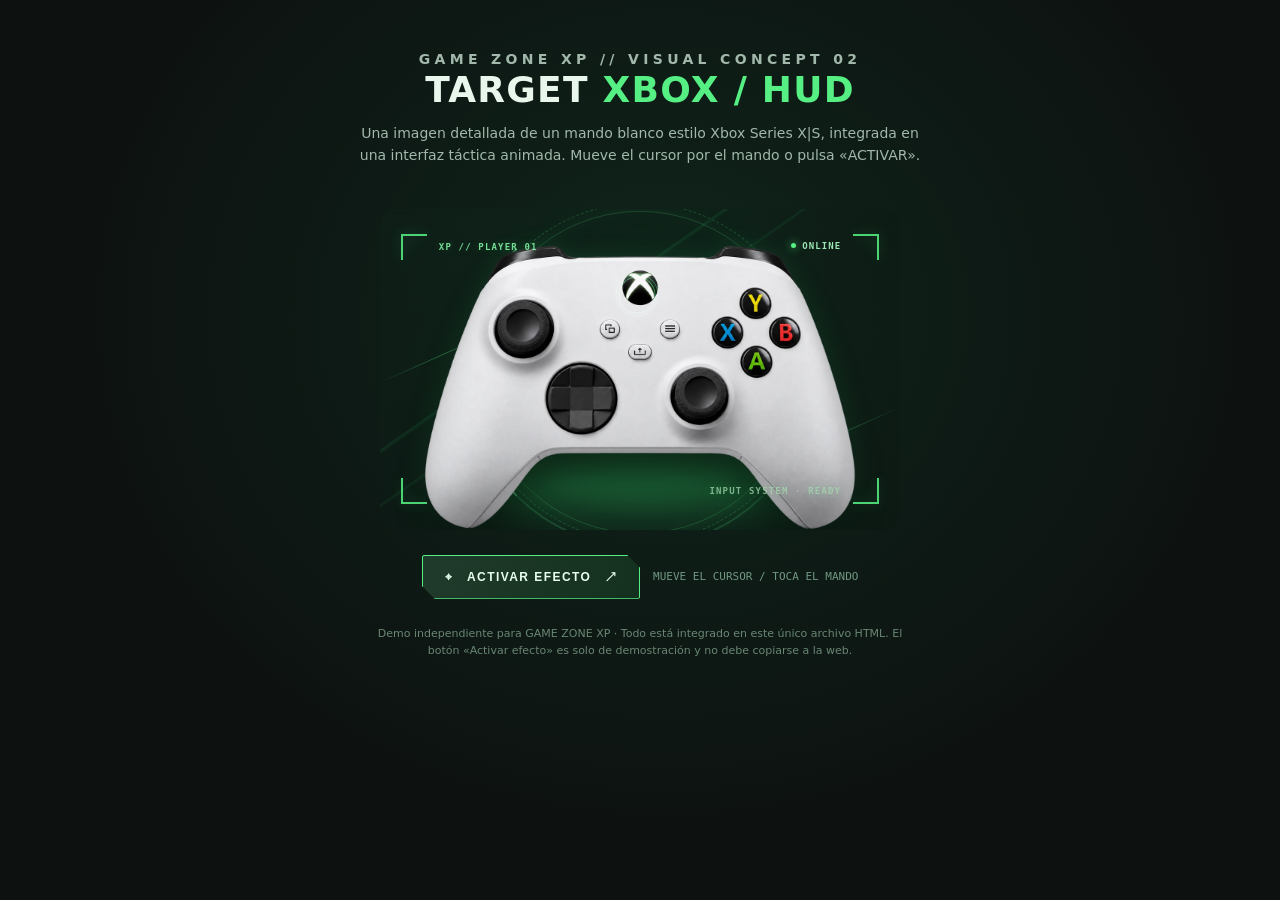
<file: img/Game_Zone_XP_Xbox_REAL_Target_Lock.html>
<!DOCTYPE html>
<html lang="es-MX">
<head>
  <meta charset="UTF-8" />
  <meta name="viewport" content="width=device-width,initial-scale=1" />
  <meta name="color-scheme" content="dark" />
  <title>GAME ZONE XP — Xbox / Target Lock HUD</title>
  <style>
  :root {--green:#55ef83;--light:#e6fff0;--night:#0d1110;--glass:rgba(50,255,132,.1)}
  *{box-sizing:border-box}
  html{min-height:100%;background:var(--night)}
  body{margin:0;font-family:Inter,system-ui,-apple-system,'Segoe UI',sans-serif;color:#e8f6ec;background:radial-gradient(ellipse at 52% 35%,#0f251b 0%,#0d1110 65%);min-height:100vh}
  .demo-header{padding:36px 20px 18px;text-align:center}
  .eyebrow{color:var(--green);font-size:10px;font-weight:800;letter-spacing:.31em;margin:0 0 10px}
  .demo-header h1{font-size:clamp(22px,4vw,36px);line-height:1.1;letter-spacing:.035em;margin:0;font-weight:900}
  .demo-header h1 span{color:var(--green)}
  .demo-header p{max-width:570px;font-size:14px;color:#a1b8ab;margin:12px auto 0;line-height:1.6}
  .showcase{padding:24px 16px 0;display:flex;justify-content:center}
  .stage-shell{width:min(100%,520px);position:relative}

  /* START — COPY THIS WIDGET INTO HERO LEFT COLUMN (do not copy the demo header). */
  .xp-controller-hud{
    position:relative;display:block;width:100%;aspect-ratio:1.62/1;
    isolation:isolate;overflow:hidden;user-select:none;-webkit-user-select:none;
    border-radius:15px;background:radial-gradient(ellipse at 51% 68%,rgba(28,104,57,.28),transparent 57%),
      linear-gradient(135deg,rgba(18,53,35,.13),rgba(4,10,8,.05) 62%);
    transform:translateZ(0);outline:none;cursor:crosshair;
    --tiltX:0deg;--tiltY:0deg;--cursorX:50%;--cursorY:50%;
  }
  .xp-controller-hud::before{
    content:"";position:absolute;inset:0;z-index:0;pointer-events:none;
    background:linear-gradient(145deg,transparent 35%,rgba(65,237,130,.13) 35.3%,rgba(65,237,130,.025) 35.8%,transparent 36.2%),
      linear-gradient(145deg,transparent 43%,rgba(65,237,130,.10) 43.3%,transparent 43.8%),
      repeating-linear-gradient(0deg,transparent 0,transparent 19px,rgba(85,239,131,.022) 20px);
    opacity:.8;
  }
  .xp-controller-hud::after{
    content:"";inset:0;position:absolute;z-index:8;pointer-events:none;
    background:radial-gradient(circle at var(--cursorX) var(--cursorY),rgba(130,255,179,.12),transparent 27%);
    opacity:0;transition:opacity .45s;
  }
  .xp-controller-hud:is(:hover,:focus-visible)::after{opacity:1}
  .xp-controller-hud:focus-visible{outline:2px solid var(--green);outline-offset:5px}
  .xp-grid{
    position:absolute;inset:0;z-index:0;opacity:.28;
    background-image:linear-gradient(rgba(85,239,131,.08) 1px,transparent 1px),
      linear-gradient(90deg,rgba(85,239,131,.08) 1px,transparent 1px);
    background-size:26px 26px;
    mask-image:radial-gradient(ellipse,#000 12%,transparent 71%);
    -webkit-mask-image:radial-gradient(ellipse,#000 12%,transparent 71%);
  }
  .xp-orbit{
    position:absolute;left:50%;top:51%;width:62%;aspect-ratio:1;border:1px solid rgba(85,239,131,.19);
    transform:translate(-50%,-50%);border-radius:50%;z-index:1;pointer-events:none;
    box-shadow:0 0 24px rgba(85,239,131,.06),inset 0 0 24px rgba(85,239,131,.035)
  }
  .xp-orbit::before{content:"";inset:-9px;position:absolute;border-radius:50%;border:1px dashed rgba(85,239,131,.22);animation:xp-orbit 24s linear infinite}
  .xp-orbit::after{content:"";inset:-15px;position:absolute;border-radius:50%;border:2px solid transparent;border-left-color:rgba(112,255,163,.48);border-bottom-color:rgba(112,255,163,.15);animation:xp-orbit 9s linear infinite reverse}
  .xp-signal{position:absolute;left:50%;bottom:9%;transform:translateX(-50%);width:58%;height:11%;border-radius:50%;background:rgba(61,255,126,.34);filter:blur(21px);z-index:1;animation:xp-shadow 4.6s ease-in-out infinite}
  .xp-model-float{position:absolute;inset:2% 2% -3%;z-index:4;pointer-events:none;animation:xp-float 4.6s ease-in-out infinite;transform-origin:center 60%}
  .xp-model-tilt{position:relative;width:100%;height:100%;transform:perspective(850px) rotateX(var(--tiltX)) rotateY(var(--tiltY));transition:transform .26s cubic-bezier(.21,.8,.29,1);will-change:transform}
  .xp-controller-img{position:absolute;display:block;width:99%;height:100%;object-fit:contain;inset:0;margin:auto;filter:drop-shadow(0 20px 15px rgba(0,0,0,.46)) drop-shadow(0 0 11px rgba(72,255,139,.12));-webkit-user-drag:none}
  /* Authentic controller photo is the visual asset; HUD decorations are independent. */
  .xp-logo-pulse{position:absolute;left:49.4%;top:24.6%;width:7%;aspect-ratio:1;translate:-50% -50%;border-radius:50%;box-shadow:0 0 0 1px rgba(110,255,164,.6),0 0 12px rgba(84,255,133,.40);opacity:.8;mix-blend-mode:screen;animation:xp-logo 3.8s ease-in-out infinite}
  .xp-logo-pulse::after{content:"";inset:-4px;position:absolute;border-radius:50%;border:1px solid rgba(109,255,167,.5);animation:xp-logo-ring 3.8s ease-out infinite}
  .xp-corner{position:absolute;z-index:6;width:26px;height:26px;pointer-events:none;color:var(--green);opacity:.87;filter:drop-shadow(0 0 7px rgba(85,239,131,.34));animation:xp-corner-in .75s both}
  .xp-corner.a{top:8%;left:4%;border-top:2px solid;border-left:2px solid}
  .xp-corner.b{top:8%;right:4%;border-top:2px solid;border-right:2px solid;animation-delay:.1s}
  .xp-corner.c{bottom:8%;left:4%;border-bottom:2px solid;border-left:2px solid;animation-delay:.2s}
  .xp-corner.d{bottom:8%;right:4%;border-bottom:2px solid;border-right:2px solid;animation-delay:.3s}
  .xp-scan{position:absolute;z-index:7;left:-55%;top:10%;bottom:10%;width:40%;transform:skewX(-19deg);pointer-events:none;
    background:linear-gradient(90deg,transparent,rgba(52,252,129,.07),rgba(164,255,196,.23) 49%,rgba(52,252,129,.05) 75%,transparent);
    mix-blend-mode:screen;animation:xp-sweep 7.2s cubic-bezier(.35,.11,.68,.97) infinite}
  .xp-scan-line{position:absolute;z-index:7;top:20%;height:1px;width:100%;left:0;background:linear-gradient(90deg,transparent,rgba(85,239,131,.88),transparent);opacity:0;filter:drop-shadow(0 0 5px #55ef83);animation:xp-vertical-scan 9.6s ease-in-out infinite;pointer-events:none}
  .xp-hud-label{position:absolute;z-index:7;color:rgba(136,255,173,.85);font:700 clamp(7px,1.6vw,9px)/1.4 ui-monospace,SFMono-Regular,Consolas,monospace;letter-spacing:.13em;text-shadow:0 0 10px rgba(85,239,131,.26);pointer-events:none}
  .xp-hud-label.top{top:10%;left:calc(4% + 38px)}
  .xp-hud-label.bottom{bottom:10%;right:calc(4% + 38px);color:rgba(166,215,177,.75)}
  .xp-status{position:absolute;top:10%;right:calc(4% + 38px);z-index:7;display:flex;gap:6px;align-items:center;pointer-events:none}
  .xp-status .led{height:5px;width:5px;border-radius:50%;background:#55ef83;box-shadow:0 0 9px #55ef83;animation:xp-led 2.8s infinite}
  .xp-status span:last-child{font:700 9px ui-monospace,monospace;letter-spacing:.12em;color:#9de8b5}
  .xp-trace{position:absolute;z-index:3;pointer-events:none;height:1px;width:28%;background:linear-gradient(90deg,transparent,rgba(85,239,131,.36),transparent)}
  .xp-trace.one{left:0;top:54%;transform:rotate(-24deg);transform-origin:left}
  .xp-trace.two{right:0;bottom:38%;transform:rotate(-24deg);transform-origin:right}
  .xp-controller-hud.xp-activate .xp-orbit::after{animation:xp-orbit .8s linear 2}
  .xp-controller-hud.xp-activate .xp-scan{animation:xp-sweep-fast 1.3s ease-in-out 1}
  .xp-controller-hud.xp-activate .xp-logo-pulse{animation:xp-logo-boot 1.6s ease-in-out 1}
  .xp-controller-hud.xp-activate .xp-model-float{animation:xp-boot 1.1s cubic-bezier(.17,.91,.26,1.04) both}
  @keyframes xp-float{0%,100%{transform:translateY(5px) rotate(-1.15deg)}50%{transform:translateY(-7px) rotate(.85deg)}}
  @keyframes xp-shadow{0%,100%{opacity:.45;transform:translateX(-50%) scale(.81)}50%{opacity:.8;transform:translateX(-50%) scale(1.04)}}
  @keyframes xp-orbit{to{transform:rotate(360deg)}}
  @keyframes xp-logo{0%,100%{opacity:.32;box-shadow:0 0 0 1px rgba(110,255,164,.35),0 0 6px rgba(84,255,133,.12)}42%{opacity:.83;box-shadow:0 0 0 1px rgba(110,255,164,.75),0 0 18px rgba(84,255,133,.5)}}
  @keyframes xp-logo-ring{0%,30%{transform:scale(.8);opacity:0}40%{opacity:.75}80%,100%{transform:scale(2.45);opacity:0}}
  @keyframes xp-corner-in{from{opacity:0;transform:scale(1.4)}to{opacity:.87;transform:scale(1)}}
  @keyframes xp-sweep{0%,15%{left:-55%;opacity:0}23%{opacity:1}45%{left:110%;opacity:0}100%{left:110%;opacity:0}}
  @keyframes xp-sweep-fast{0%{left:-55%;opacity:0}30%{opacity:1}100%{left:110%;opacity:0}}
  @keyframes xp-vertical-scan{0%,46%{top:10%;opacity:0}48%{opacity:.6}67%{top:88%;opacity:.7}73%,100%{top:88%;opacity:0}}
  @keyframes xp-logo-boot{0%{opacity:.2;transform:scale(.7)}40%{opacity:1;transform:scale(1.6)}100%{opacity:.8;transform:scale(1)}}
  @keyframes xp-boot{0%{opacity:.04;transform:translateY(21px) scale(.89);filter:blur(7px)}100%{opacity:1;transform:translateY(0) scale(1);filter:blur(0)}}
  @keyframes xp-led{50%{opacity:.3}}
  /* END OF REUSABLE WIDGET */
  .toolbar{display:flex;flex-wrap:wrap;align-items:center;justify-content:center;gap:13px;padding:25px 15px 8px}
  .button{position:relative;cursor:pointer;background:linear-gradient(110deg,#203b2b,#14301e);color:#eaffee;border:1px solid #55ef83;border-radius:2px;padding:14px 22px;clip-path:polygon(0 0,calc(100% - 13px) 0,100% 13px,100% 100%,13px 100%,0 calc(100% - 13px));font-size:12px;font-weight:800;letter-spacing:.12em;transition:background .25s,transform .25s,box-shadow .25s}
  .button:hover,.button:focus-visible{background:#28573a;box-shadow:0 0 25px #55ef8320;transform:translateY(-2px)}
  .button:active{transform:translateY(1px) scale(.98)}
  .toolbar-note{font:11px ui-monospace,monospace;color:#719883}
  footer{font-size:11px;line-height:1.6;color:#698774;text-align:center;max-width:580px;margin:18px auto 0;padding:0 24px 32px}
  @media(max-width:480px){.demo-header{padding-top:26px}.showcase{padding:18px 8px 0}.xp-controller-hud{border-radius:8px}.xp-corner{width:17px;height:17px}.xp-hud-label.top{left:calc(4% + 25px)}.xp-hud-label.bottom{right:calc(4% + 25px)}.xp-status{right:calc(4% + 25px)}}
  @media(prefers-reduced-motion:reduce){*,*::before,*::after{animation-duration:.01ms!important;animation-iteration-count:1!important;transition-duration:.01ms!important}.xp-model-tilt{transform:none!important}}
  </style>
</head>
<body>
  <header class="demo-header">
    <p class="eyebrow">GAME ZONE XP // VISUAL CONCEPT 02</p>
    <h1>TARGET <span>XBOX / HUD</span></h1>
    <p>Una imagen detallada de un mando blanco estilo Xbox Series X|S, integrada en una interfaz táctica animada. Mueve el cursor por el mando o pulsa «ACTIVAR».</p>
  </header>
  <main class="showcase">
    <div class="stage-shell">
      <!-- WIDGET START: copy xp-controller-hud with its CSS and JS into the existing empty hero area. -->
      <div class="xp-controller-hud xp-activate" id="xboxHud" tabindex="0" role="img" aria-label="Mando blanco estilo Xbox en una interfaz futurista con un escaneo verde y movimiento suave">
        <div class="xp-grid" aria-hidden="true"></div>
        <div class="xp-orbit" aria-hidden="true"></div>
        <div class="xp-signal" aria-hidden="true"></div>
        <span class="xp-trace one" aria-hidden="true"></span><span class="xp-trace two" aria-hidden="true"></span>
        <div class="xp-model-float" aria-hidden="true">
          <div class="xp-model-tilt">
            <img class="xp-controller-img" alt="" draggable="false" width="1200" height="876" src="[data-uri]" />
            <span class="xp-logo-pulse"></span>
          </div>
        </div>
        <span class="xp-scan" aria-hidden="true"></span>
        <span class="xp-scan-line" aria-hidden="true"></span>
        <i class="xp-corner a" aria-hidden="true"></i><i class="xp-corner b" aria-hidden="true"></i><i class="xp-corner c" aria-hidden="true"></i><i class="xp-corner d" aria-hidden="true"></i>
        <span class="xp-hud-label top" aria-hidden="true">XP // PLAYER 01</span>
        <span class="xp-hud-label bottom" aria-hidden="true">INPUT SYSTEM · READY</span>
        <span class="xp-status" aria-hidden="true"><span class="led"></span><span>ONLINE</span></span>
      </div>
      <!-- WIDGET END -->
    </div>
  </main>
  <div class="toolbar">
    <button id="activate" class="button" type="button">⌖ &nbsp; ACTIVAR EFECTO &nbsp; ↗</button>
    <span class="toolbar-note">MUEVE EL CURSOR / TOCA EL MANDO</span>
  </div>
  <footer>Demo independiente para GAME ZONE XP · Todo está integrado en este único archivo HTML. El botón «Activar efecto» es solo de demostración y no debe copiarse a la web.</footer>
  <script>
  (()=>{
    const hud = document.getElementById('xboxHud');
    const restart = () => {
      if(window.matchMedia('(prefers-reduced-motion: reduce)').matches)return;
      hud.classList.remove('xp-activate'); void hud.offsetWidth;
      hud.classList.add('xp-activate');
      window.setTimeout(()=>hud.classList.remove('xp-activate'),1700);
    };
    const move = (e) => {
      if(window.matchMedia('(prefers-reduced-motion: reduce)').matches)return;
      const rect=hud.getBoundingClientRect();
      const x=Math.max(0,Math.min(1,(e.clientX-rect.left)/rect.width));
      const y=Math.max(0,Math.min(1,(e.clientY-rect.top)/rect.height));
      hud.style.setProperty('--cursorX',(x*100).toFixed(1)+'%');
      hud.style.setProperty('--cursorY',(y*100).toFixed(1)+'%');
      hud.style.setProperty('--tiltY',((x-.5)*12).toFixed(1)+'deg');
      hud.style.setProperty('--tiltX',((.5-y)*9).toFixed(1)+'deg');
    };
    const reset = () => {hud.style.setProperty('--tiltX','0deg');hud.style.setProperty('--tiltY','0deg');};
    hud.addEventListener('pointermove',(e)=>{if(e.pointerType==='mouse'||e.pointerType==='pen') move(e)}, {passive:true});
    hud.addEventListener('pointerleave',reset);
    hud.addEventListener('pointerdown',restart);
    hud.addEventListener('keydown',(e)=>{if(e.key==='Enter'||e.key===' '){e.preventDefault();restart();}});
    document.getElementById('activate').addEventListener('click',restart);
    window.setTimeout(()=>hud.classList.remove('xp-activate'),1800);
  })();
  </script>
</body>
</html>
</file>
<file: style.css>
﻿:root {
  color-scheme: dark;
  --bg: #101214;
  --surface: #191d22;
  --green: #55ef83;
  --text: #f5f7fa;
  --muted: #b8c0cc;
  --border: #35434d;
  --ease: cubic-bezier(0.23, 1, 0.32, 1);
  --motion-feedback: 160ms;
  --motion-hover: 220ms;
  --motion-reveal: 420ms;
}
* {
  box-sizing: border-box;
}
html {
  scroll-behavior: smooth;
  scroll-padding-top: 24px;
}
body {
  margin: 0;
  background: var(--bg);
  color: var(--text);
  font-family: Arial, Helvetica, sans-serif;
  -webkit-font-smoothing: antialiased;
}
a {
  color: inherit;
  text-decoration: none;
}
button {
  font: inherit;
}
p,
h1,
h2,
h3 {
  margin: 0;
}
svg {
  display: block;
  width: 24px;
  height: 24px;
  flex-shrink: 0;
}
.svg-defs {
  position: absolute;
  width: 0;
  height: 0;
  overflow: hidden;
}
.wrap {
  width: min(100% - 88px, 1200px);
  margin-inline: auto;
}
::selection {
  background: var(--green);
  color: var(--bg);
}
:focus-visible {
  outline: 3px solid var(--green);
  outline-offset: 5px;
}
a,
button {
  -webkit-tap-highlight-color: transparent;
}
body {
  scrollbar-color: var(--border) var(--bg);
}
.skip-link {
  position: fixed;
  left: 16px;
  top: 12px;
  z-index: 20;
  padding: 12px;
  background: var(--green);
  color: var(--bg);
  transform: translateY(-160%);
}
.skip-link:focus {
  transform: none;
}
.site-header {
  border-bottom: 1px solid var(--border);
  background: #090d0f;
}
.header-inner {
  min-height: 72px;
  display: flex;
  align-items: center;
  justify-content: space-between;
  gap: 28px;
}
.brand {
  font-size: 28px;
  font-weight: 900;
  letter-spacing: -1px;
  white-space: nowrap;
}
.brand span {
  color: var(--green);
}
nav {
  display: flex;
  gap: 32px;
  align-items: center;
}
.nav-link {
  font-size: 15px;
  padding: 14px 0;
  position: relative;
}
.nav-link.active {
  color: var(--green);
}
.nav-link.active:after {
  content: "";
  position: absolute;
  bottom: 3px;
  left: 0;
  right: 0;
  height: 2px;
  background: var(--green);
}
.button {
  min-height: 58px;
  display: inline-flex;
  justify-content: center;
  align-items: center;
  gap: 8px;
  padding: 12px 25px;
  border: 1px solid transparent;
  border-radius: 10px;
  background: var(--green);
  color: #08120c;
  font-size: 20px;
  font-weight: 700;
  transition:
    transform 100ms var(--ease),
    background-color 160ms ease;
}
.button:active {
  transform: scale(0.97);
  transition-duration: var(--motion-feedback);
}
.button svg {
  width: 24px;
  height: 27px;
}
.button-outline {
  background: transparent;
  color: var(--green);
  border-color: var(--green);
  min-height: 46px;
  font-size: 16px;
  padding: 9px 15px;
}
.button-outline svg {
  width: 20px;
  height: 23px;
}
.menu-toggle {
  display: none;
}
.hero {
  position: relative;
  overflow: hidden;
  background: #0c1114;
}
.hero:before {
  content: "";
  position: absolute;
  inset: 0;
  background: linear-gradient(
    146deg,
    transparent 49%,
    #0a3024 49.1%,
    #0b402b 54%,
    transparent 54.1%,
    transparent 69%,
    #0a3425 69.1%,
    #0c5135 74%,
    transparent 74.1%
  );
  opacity: 0.8;
  pointer-events: none;
}
.hero:after {
  content: "";
  position: absolute;
  width: 65%;
  height: 1px;
  background: #269957;
  transform: rotate(-34deg);
  right: -8%;
  top: 55%;
  opacity: 0.6;
  pointer-events: none;
}
.hero-inner {
  position: relative;
  z-index: 1;
  display: grid;
  grid-template-columns: 1fr 1fr;
  align-items: center;
  gap: 34px;
  padding-block: 38px;
}
.locality {
  text-transform: uppercase;
  letter-spacing: 0.08em;
  color: var(--muted);
  font-size: 14px;
  margin-bottom: 10px;
}
h1 {
  font-size: clamp(48px, 5.4vw, 78px);
  font-weight: 900;
  line-height: 0.99;
  letter-spacing: -0.035em;
}
h1 span {
  color: var(--green);
  white-space: nowrap;
}
.hero-description {
  font-size: 24px;
  line-height: 1.25;
  margin-top: 24px;
}
.hero-actions {
  display: flex;
  align-items: center;
  gap: 32px;
  margin-top: 28px;
}
.text-link {
  font-size: 16px;
  line-height: 1.6;
  white-space: nowrap;
  border-bottom: 1px solid var(--green);
}
.text-link span {
  margin-left: 12px;
}
.photo-slot {
  position: relative;
  background: linear-gradient(128deg, #27313a, #192229 70%, #141d22);
  border: 1px solid #526473;
  border-radius: 12px;
  color: var(--muted);
}
.photo-slot:before,
.photo-slot:after {
  content: "";
  position: absolute;
  width: 27px;
  height: 27px;
  border-color: var(--green);
  border-style: solid;
  pointer-events: none;
}
.photo-slot:before {
  top: 18px;
  left: 18px;
  border-width: 2px 0 0 2px;
  border-radius: 6px 0 0;
}
.photo-slot:after {
  bottom: 18px;
  right: 18px;
  border-width: 0 2px 2px 0;
  border-radius: 0 0 6px;
}
.hero-photo {
  min-height: 432px;
  display: flex;
  flex-direction: column;
  align-items: center;
  justify-content: center;
  text-align: center;
  padding: 32px;
}
.hero-photo svg {
  width: 88px;
  height: 88px;
  color: #8292a3;
  margin-bottom: 24px;
}
.hero-photo p {
  font-size: 20px;
  line-height: 1.3;
}
.hero-photo small {
  font-size: 14px;
  margin-top: 12px;
}
.offer-strip {
  display: grid;
  grid-template-columns: 1fr 1.35fr 1fr;
  padding-block: 24px;
}
.offer-strip > div {
  display: flex;
  align-items: center;
  justify-content: center;
  gap: 26px;
  padding-inline: 20px;
  font-size: 18px;
  font-weight: 700;
}
.offer-strip > div + div {
  border-left: 1px solid var(--border);
}
.offer-strip svg {
  width: 64px;
  height: 48px;
  color: var(--muted);
}
.section {
  border-top: 1px solid var(--border);
  padding-block: 28px;
}
h2 {
  font-size: 42px;
  line-height: 1.15;
  font-weight: 800;
  letter-spacing: -0.025em;
  display: flex;
  align-items: center;
  gap: 20px;
}
h2:before {
  content: "";
  width: 28px;
  height: 8px;
  flex-shrink: 0;
  border-radius: 2px;
  background: var(--green);
}
.section-intro {
  font-size: 24px;
  line-height: 1.4;
  margin-top: 4px;
}
.experience-grid {
  display: grid;
  grid-template-columns: repeat(3, 1fr);
  margin-top: 25px;
}
.experience-item {
  min-width: 0;
  padding-inline: 34px;
}
.experience-item + .experience-item {
  border-left: 1px solid var(--border);
}
.equipment {
  height: 155px;

  background-repeat: no-repeat;
  background-size: 300% 100%;
  margin-bottom: 6px;
}
.equipment-console {
  background-position: left center;
}
.equipment-tv {
  background-position: center;
}
.equipment-foosball {
  background-position: right center;
}
.feature-copy h3 {
  font-size: 25px;
  line-height: 1.25;
}
.feature-copy h3:after {
  content: "";
  display: block;
  width: 45px;
  height: 2px;
  background: var(--green);
  margin-top: 6px;
  margin-bottom: 9px;
}
.feature-copy p {
  font-size: 18px;
  line-height: 1.35;
}
.mobile-label {
  display: none;
}
.gallery-heading {
  display: flex;
  align-items: end;
  justify-content: space-between;
  gap: 24px;
}
.gallery-note {
  font-size: 14px;
  color: var(--muted);
  padding-bottom: 6px;
}
.gallery-grid {
  display: grid;
  grid-template-columns: 1.35fr 0.85fr 0.85fr;
  gap: 12px;
  margin-top: 18px;
}
.gallery-photo {
  min-height: 184px;
  display: flex;
  flex-direction: column;
  align-items: center;
  justify-content: center;
  gap: 12px;
}
.gallery-photo svg {
  width: 58px;
  height: 58px;
  color: #8292a3;
}
.gallery-photo h3 {
  font-size: 17px;
  color: var(--text);
}
.gallery-photo:before,
.gallery-photo:after {
  width: 18px;
  height: 18px;
}
.gallery-photo:before {
  top: 13px;
  left: 13px;
}
.gallery-photo:after {
  bottom: 13px;
  right: 13px;
}
.location-grid {
  display: grid;
  grid-template-columns: 1.35fr 0.85fr;
  gap: 34px;
  margin-top: 12px;
}
.address {
  display: flex;
  align-items: center;
  gap: 24px;
}
.address > svg {
  color: var(--green);
  width: 56px;
  height: 65px;
}
.address h3 {
  font-size: 28px;
  line-height: 1.25;
}
.address p {
  font-size: 21px;
  margin-top: 4px;
  line-height: 1.4;
}
.pending {
  display: flex;
  align-items: center;
  gap: 24px;
  border-left: 1px solid var(--border);
  padding-left: 34px;
  color: var(--muted);
}
.pending svg {
  width: 42px;
  height: 42px;
}
.pending p {
  font-size: 16px;
  line-height: 1.5;
}
.site-footer {
  border-top: 1px solid var(--border);
  background: #0a0e10;
}
.site-footer .wrap {
  display: flex;
  align-items: center;
  justify-content: space-between;
  gap: 20px;
  min-height: 48px;
}
.site-footer .brand {
  font-size: 21px;
}
.site-footer p {
  font-size: 12px;
  color: var(--muted);
}
.mobile-location {
  display: none;
}
@media (hover: hover) and (pointer: fine) {
  .button:hover {
    background: #81f5a2;
  }
  .button-outline:hover {
    background: #14281d;
  }
  .nav-link:hover,
  .text-link:hover {
    color: var(--green);
  }
}
@media (min-width: 769px) and (max-width: 1100px) {
  .wrap {
    width: calc(100% - 48px);
  }
  .header-inner {
    gap: 16px;
  }
  .brand {
    font-size: 23px;
  }
  nav {
    gap: 20px;
  }
  .hero-actions {
    gap: 18px;
  }
  .hero-actions .button {
    font-size: 17px;
    padding-inline: 18px;
  }
  .hero-description {
    font-size: 21px;
  }
  .hero-photo {
    min-height: 370px;
  }
  .offer-strip > div {
    font-size: 15px;
    gap: 16px;
    padding-inline: 14px;
  }
  .experience-item {
    padding-inline: 20px;
  }
  .gallery-note {
    max-width: 230px;
  }
  .address h3 {
    font-size: 24px;
  }
  .address p {
    font-size: 17px;
  }
}
@media (max-width: 768px) {
  html {
    scroll-padding-top: 14px;
  }
  .wrap {
    width: calc(100% - 40px);
  }
  .header-inner {
    min-height: 62px;
    flex-wrap: wrap;
    gap: 0;
  }
  .brand {
    font-size: 23px;
    letter-spacing: -0.8px;
  }
  .header-location {
    display: none;
  }
  .menu-toggle:not([hidden]) {
    display: flex;
    align-items: center;
    gap: 10px;
    background: transparent;
    color: var(--text);
    border: 1px solid #526473;
    border-radius: 9px;
    min-height: 44px;
    padding: 8px 12px;
    font-size: 15px;
  }
  .menu-lines {
    width: 22px;
    height: 16px;
    border-block: 2px solid currentColor;
    position: relative;
  }
  .menu-lines:after {
    content: "";
    position: absolute;
    left: 0;
    right: 0;
    top: 5px;
    height: 2px;
    background: currentColor;
  }
  nav {
    width: 100%;
    flex-wrap: wrap;
    justify-content: space-between;
    gap: 12px;
    padding-bottom: 10px;
  }
  nav[hidden] {
    display: none;
  }
  .nav-link {
    font-size: 14px;
    padding: 12px 0;
  }
  .hero-inner {
    grid-template-columns: minmax(0, 1fr);
    gap: 20px;
    padding-block: 18px 20px;
  }
  .locality {
    font-size: 11px;
    letter-spacing: 0.04em;
    margin-bottom: 9px;
  }
  h1 {
    font-size: clamp(36px, 10vw, 64px);
    line-height: 1;
    letter-spacing: -0.03em;
  }
  .hero-description {
    font-size: 17px;
    line-height: 1.3;
    margin-top: 16px;
  }
  .desktop-break {
    display: none;
  }
  .hero-actions {
    flex-direction: column;
    align-items: stretch;
    gap: 10px;
    margin-top: 14px;
  }
  .button {
    min-height: 48px;
    font-size: 18px;
    padding: 10px 18px;
    border-radius: 9px;
  }
  .button svg {
    width: 20px;
    height: 24px;
  }
  .text-link {
    align-self: center;
    font-size: 14px;
  }
  .hero-photo {
    min-height: 220px;
    padding: 26px;
  }
  .hero-photo svg {
    width: 55px;
    height: 55px;
    margin-bottom: 14px;
  }
  .hero-photo p {
    font-size: 16px;
  }
  .hero-photo small {
    font-size: 12px;
    margin-top: 7px;
  }
  .photo-slot:before {
    top: 12px;
    left: 12px;
  }
  .photo-slot:after {
    bottom: 12px;
    right: 12px;
  }
  .photo-slot:before,
  .photo-slot:after {
    width: 20px;
    height: 20px;
  }
  .offer-strip {
    padding-block: 3px 18px;
    grid-template-columns: 1fr 1.2fr 1fr;
  }
  .offer-strip > div {
    flex-direction: column;
    justify-content: flex-start;
    text-align: center;
    font-size: 13px;
    line-height: 1.25;
    gap: 7px;
    padding-inline: 10px;
  }
  .offer-strip svg {
    width: 43px;
    height: 32px;
  }
  .section {
    padding-block: 17px;
  }
  h2 {
    font-size: 27px;
    gap: 13px;
  }
  h2:before {
    width: 18px;
    height: 6px;
  }
  .section-intro {
    font-size: 16px;
    margin-top: 3px;
  }
  .experience-grid {
    grid-template-columns: 1fr;
    gap: 18px;
    margin-top: 18px;
  }
  .experience-item {
    display: grid;
    grid-template-columns: 94px 1fr;
    align-items: center;
    gap: 16px;
    padding: 0;
  }
  .experience-item + .experience-item {
    border: 0;
  }
  .equipment {
    height: 86px;
    width: 94px;
    margin: 0;
  }
  .feature-copy h3 {
    font-size: 18px;
  }
  .feature-copy h3:after {
    width: 32px;
    margin-top: 5px;
    margin-bottom: 7px;
  }
  .feature-copy p {
    font-size: 14px;
    line-height: 1.35;
  }
  .desktop-label {
    display: none;
  }
  .mobile-label {
    display: inline;
  }
  .gallery-heading {
    display: block;
  }
  .gallery-note {
    font-size: 12px;
    padding: 0;
    margin-top: 12px;
  }
  .gallery .wrap {
    display: flex;
    flex-direction: column;
  }
  .gallery-heading {
    display: contents;
  }
  .gallery-heading > div {
    order: 0;
  }
  .gallery-note {
    order: 2;
    text-align: center;
  }
  .gallery-grid {
    order: 1;
    grid-template-columns: 1fr;
    gap: 8px;
    margin-top: 12px;
  }
  .gallery-photo {
    min-height: 64px;
    flex-direction: row;
    gap: 18px;
  }
  .gallery-photo svg {
    height: 36px;
    width: 36px;
  }
  .gallery-photo h3 {
    font-size: 14px;
  }
  .gallery-photo:before,
  .gallery-photo:after {
    display: none;
  }
  .location-grid {
    grid-template-columns: 1fr;
    gap: 16px;
    margin-top: 12px;
  }
  .address {
    gap: 14px;
  }
  .address > svg {
    width: 38px;
    height: 45px;
  }
  .address h3 {
    font-size: 20px;
  }
  .address p {
    font-size: 14px;
    margin-top: 3px;
  }
  .pending {
    border: 0;
    padding: 0;
    gap: 14px;
  }
  .pending svg {
    width: 28px;
    height: 28px;
  }
  .pending p {
    font-size: 13px;
  }
  .site-footer {
    padding-bottom: 76px;
  }
  .site-footer .wrap {
    min-height: 48px;
    gap: 12px;
  }
  .site-footer .brand {
    font-size: 19px;
  }
  .site-footer p {
    font-size: 12px;
    text-align: right;
    max-width: 140px;
  }
  .mobile-location {
    display: block;
    position: fixed;
    z-index: 5;
    bottom: calc(12px + env(safe-area-inset-bottom, 0px));
    left: 50%;
    width: max-content;
    max-width: calc(100% - 40px);
    transform: translate(-50%, 0);
    opacity: 1;
    transition: opacity 180ms ease-out, transform 180ms ease-out, visibility 180ms;
  }
  .mobile-location .button {
    width: auto;
    min-height: 46px;
    padding: 10px 18px;
    font-size: 14px;
  }
  .mobile-location.is-concealed {
    opacity: 0;
    transform: translate(-50%, 8px);
    visibility: hidden;
    pointer-events: none;
  }
  @media (prefers-reduced-motion: reduce) {
    .mobile-location {
      transition: none;
    }
  }
  .hero:before {
    background: linear-gradient(
      146deg,
      transparent 20%,
      #0a3024 20.1%,
      #0b402b 27%,
      transparent 27.1%,
      transparent 58%,
      #0a3425 58.1%,
      #0c5135 64%,
      transparent 64.1%
    );
  }
  .hero:after {
    display: none;
  }
}
@media (prefers-reduced-motion: reduce) {
  html {
    scroll-behavior: auto;
  }
  *,
  *:before,
  *:after {
    transition: none !important;
    animation: none !important;
  }
  .button:active {
    transform: none;
  }
}
/* Las ilustraciones conservan su relación de aspecto; no representan fotos del local. */
.equipment {
  background-size: contain;
  background-position: center;
}
.equipment-console {
  background-image: url("assets/console.webp");
}
.equipment-tv {
  background-image: url("assets/screen.webp");
}
.equipment-foosball {
  background-image: url("assets/foosball.webp");
}
@media (max-width: 360px) {
  .header-inner {
    min-height: 62px;
  }
  .header-inner .brand {
    font-size: 19px;
  }
  .menu-toggle:not([hidden]) {
    padding-inline: 9px;
    font-size: 14px;
  }
  .header-inner .menu-lines {
    width: 18px;
  }
}
/* Proporciones medidas sobre la vista de computadora de la propuesta 02. */
@media (min-width: 769px) {
  .wrap {
    width: min(100% - 72px, 1200px);
  }
  .header-inner {
    min-height: 50px;
    gap: 24px;
  }
  .header-inner .brand {
    font-size: clamp(23px, 2.8vw, 32px);
  }
  nav {
    gap: 28px;
  }
  .nav-link {
    font-size: 14px;
    padding-block: 12px;
  }
  .header-location {
    min-height: 36px;
    font-size: 14px;
    padding: 6px 12px;
  }
  .hero-inner {
    padding-block: 26px;
    gap: 30px;
  }
  h1 {
    font-size: clamp(60px, 7.1vw, 88px);
  }
  .locality {
    font-size: 12px;
    margin-bottom: 10px;
  }
  .hero-description {
    font-size: clamp(20px, 2.3vw, 28px);
    margin-top: 18px;
  }
  .hero-actions {
    margin-top: 20px;
    gap: 26px;
  }
  .hero-actions .button {
    min-height: 48px;
    font-size: 18px;
    padding: 10px 20px;
  }
  .text-link {
    font-size: 14px;
  }
  .hero-photo {
    min-height: 318px;
    aspect-ratio: 1.23;
  }
  .hero-photo svg {
    width: 72px;
    height: 72px;
    margin-bottom: 18px;
  }
  .hero-photo p {
    font-size: 17px;
  }
  .hero-photo small {
    font-size: 12px;
  }
  .offer-strip {
    padding-block: 18px;
  }
  .offer-strip > div {
    font-size: 15px;
    gap: 22px;
    padding-inline: 12px;
  }
  .offer-strip svg {
    width: 54px;
    height: 42px;
  }
  .section {
    padding-block: 20px;
  }
  h2 {
    font-size: 34px;
    gap: 16px;
  }
  h2:before {
    width: 24px;
    height: 7px;
  }
  .section-intro {
    font-size: 20px;
  }
  .experience-grid {
    margin-top: 18px;
  }
  .equipment {
    height: 110px;
  }
  .feature-copy h3 {
    font-size: 20px;
  }
  .feature-copy p {
    font-size: 16px;
  }
  .feature-copy h3:after {
    margin-top: 5px;
    margin-bottom: 7px;
    width: 38px;
  }
  .gallery-grid {
    margin-top: 14px;
  }
  .gallery-photo {
    min-height: 142px;
  }
  .gallery-photo svg {
    width: 48px;
    height: 48px;
  }
  .gallery-photo h3 {
    font-size: 14px;
  }
  .gallery-note {
    font-size: 12px;
    max-width: none;
  }
  .location-grid {
    margin-top: 8px;
    gap: 24px;
  }
  .address {
    gap: 18px;
  }
  .address > svg {
    width: 46px;
    height: 54px;
  }
  .address h3 {
    font-size: 24px;
  }
  .address p {
    font-size: 18px;
  }
  .pending {
    padding-left: 26px;
    gap: 20px;
  }
  .pending p {
    font-size: 13px;
  }
  .pending svg {
    width: 34px;
    height: 34px;
  }
  .site-footer .wrap {
    min-height: 32px;
  }
  .site-footer .brand {
    font-size: 19px;
  }
  .site-footer p {
    font-size: 10px;
  }
}
@media (max-width: 768px) {
  h1 {
    font-size: clamp(36px, 11.3vw, 64px);
  }
  .experience-grid {
    gap: 14px;
  }
  .equipment {
    height: 76px;
  }
  .experience-item {
    grid-template-columns: 94px 1fr;
  }
  .gallery-photo {
    min-height: 60px;
  }
}
@media (min-width: 769px) {
  .hero-inner {
    grid-template-columns: repeat(2, minmax(0, 1fr));
  }
  .hero-copy,
  .hero-photo {
    min-width: 0;
  }
  .hero-photo {
    width: 100%;
  }
  h1 {
    font-size: clamp(54px, 6.4vw, 84px);
  }
}
/* Trazos diagonales finos y luz localizada, como en la referencia aprobada. */
.hero:before {
  background:
    linear-gradient(
      146deg,
      transparent 0 45%,
      rgba(41, 153, 93, 0.4) 45.05% 45.16%,
      transparent 45.22% 46%,
      rgba(30, 116, 73, 0.32) 46.05% 46.16%,
      transparent 46.22% 47.3%,
      rgba(13, 68, 44, 0.55) 47.35% 52%,
      transparent 52.1% 69%,
      rgba(29, 138, 77, 0.4) 69.05% 69.16%,
      transparent 69.22% 70%,
      rgba(18, 94, 57, 0.3) 70.05% 70.16%,
      transparent 70.22% 72%,
      rgba(11, 62, 40, 0.55) 72.1% 75%,
      transparent 75.1%
    ),
    radial-gradient(ellipse at 76% 48%, rgba(13, 86, 51, 0.35), transparent 59%);
  opacity: 0.85;
}
.hero:after {
  opacity: 0.25;
}
@media (max-width: 768px) {
  .hero:before {
    background:
      linear-gradient(
        146deg,
        transparent 0 11%,
        rgba(21, 130, 71, 0.4) 11.1% 11.25%,
        transparent 11.35% 12%,
        rgba(13, 68, 44, 0.7) 12.1% 19%,
        transparent 19.1% 39%,
        rgba(30, 140, 78, 0.4) 39.1% 39.25%,
        transparent 39.35% 40%,
        rgba(12, 71, 43, 0.6) 40.1% 47%,
        transparent 47.1%
      ),
      radial-gradient(
        ellipse at 95% 25%,
        rgba(13, 86, 51, 0.35),
        transparent 60%
      );
  }
  .nav-link {
    min-height: 44px;
  }
}
@media (min-width: 769px) {
  .equipment {
    height: clamp(110px, 12.6vw, 170px);
  }
  .section {
    padding-block: clamp(20px, 2.3vw, 28px);
  }
  h2 {
    font-size: clamp(34px, 3.9vw, 46px);
  }
  .section-intro {
    font-size: clamp(20px, 2.3vw, 26px);
  }
  .feature-copy h3 {
    font-size: clamp(20px, 2.3vw, 27px);
  }
  .feature-copy p {
    font-size: clamp(16px, 1.8vw, 20px);
  }
  .gallery-photo {
    min-height: clamp(142px, 16.3vw, 200px);
  }
}

/* Ubicación: visor nativo, con la paleta y el ritmo del diseño aprobado. */
.visually-hidden {
  position: absolute;
  width: 1px;
  height: 1px;
  padding: 0;
  margin: -1px;
  overflow: hidden;
  clip-path: inset(50%);
  white-space: nowrap;
  border: 0;
}
.street-view {
  margin: 24px 0 0;
  padding: 12px;
  border: 1px solid rgb(85 239 131 / 30%);
  border-radius: 16px;
  background: var(--surface);
  box-shadow: 0 10px 28px rgb(0 0 0 / 18%);
}
.street-view-heading {
  padding: 4px 4px 14px;
}
.street-view-heading h3 {
  font-size: 18px;
  line-height: 1.3;
}
.street-view-heading p {
  margin-top: 5px;
  color: var(--muted);
  font-size: 14px;
  line-height: 1.5;
}
.street-view-frame {
  overflow: hidden;
  border-radius: 10px;
  background: var(--bg);
}
.street-view iframe {
  display: block;
  width: 100%;
  height: clamp(300px, 60vw, 400px);
  border: 0;
}
.street-view:focus-within {
  border-color: var(--green);
}
.street-view iframe:focus-visible {
  outline-offset: -4px;
}
.location-actions {
  display: flex;
  justify-content: center;
  margin-top: 20px;
}
.location-actions .button {
  width: 100%;
}
@media (min-width: 769px) {
  .street-view {
    margin-top: 28px;
    padding: 16px;
  }
  .street-view-heading {
    padding-bottom: 16px;
  }
  .street-view-heading h3 {
    font-size: 20px;
  }
  .street-view iframe {
    height: clamp(380px, 35vw, 460px);
  }
  .location-actions {
    justify-content: center;
  }
  .location-actions .button {
    width: auto;
    min-height: 48px;
    font-size: 18px;
  }
}
/* Movimiento discreto sobre la Propuesta Visual 02. */
.nav-link,
.text-link {
  transition: color var(--motion-feedback) var(--ease);
}
.nav-link::after {
  content: "";
  position: absolute;
  bottom: 3px;
  inset-inline: 0;
  height: 2px;
  background: var(--green);
  opacity: 0;
  transform: scaleX(0.65);
  transition: transform var(--motion-hover) var(--ease), opacity var(--motion-feedback) var(--ease);
}
.nav-link.active::after,
.nav-link:focus-visible::after {
  opacity: 1;
  transform: scaleX(1);
}
.button,
.experience-item {
  position: relative;
  isolation: isolate;
}
/* La sombra se dibuja una vez; solo cambia la opacidad de su capa. */
.button::after,
.experience-item::after {
  content: "";
  position: absolute;
  inset: 0;
  border-radius: inherit;
  pointer-events: none;
  opacity: 0;
  box-shadow: 0 6px 18px rgb(85 239 131 / 12%);
  transition: opacity var(--motion-hover) var(--ease);
}
.experience-item {
  transition: transform var(--motion-hover) var(--ease);
}
.experience-item::after {
  border: 1px solid rgb(85 239 131 / 50%);
  border-radius: 12px;
}
.button:focus-visible::after {
  opacity: 1;
}
.menu-toggle {
  transition: transform 100ms var(--ease), color var(--motion-feedback) var(--ease);
}
.menu-toggle:active {
  transform: scale(0.97);
  transition-duration: var(--motion-feedback);
}
/* Sin enlaces, las redes son informativas: sin marco, cursor de enlace ni tabulacion. */
.site-footer .wrap {
  flex-wrap: wrap;
  padding-block: 14px;
}
.footer-socials {
  display: grid;
  justify-items: center;
  gap: 4px;
}
.social-list {
  display: flex;
  align-items: center;
  justify-content: center;
  gap: 16px;
  list-style: none;
  padding: 0;
  margin: 0;
}
.social-icon {
  display: inline-flex;
  flex-direction: column;
  align-items: center;
  justify-content: center;
  gap: 6px;
  min-width: 48px;
  min-height: 48px;
  color: var(--muted);
  font-size: 11px;
  line-height: 1.4;
}
.social-icon svg {
  width: 24px;
  height: 24px;
}
.social-status {
  color: var(--muted);
  font-size: 11px;
  line-height: 1.5;
}
/* Preparados para cuando existan enlaces reales: estos estados solo afectan a <a>. */
a.social-icon {
  position: relative;
  color: var(--green);
  transition: transform 100ms var(--ease);
}
a.social-icon::after {
  content: "";
  position: absolute;
  inset: 4px;
  border-radius: 12px;
  box-shadow: 0 5px 16px rgb(85 239 131 / 16%);
  pointer-events: none;
  opacity: 0;
  transition: opacity var(--motion-hover) var(--ease);
}
a.social-icon:focus-visible::after {
  opacity: 1;
}
a.social-icon:active {
  transform: scale(0.97);
  transition-duration: var(--motion-feedback);
}
@media (hover: hover) and (pointer: fine) {
  .button:hover {
    transform: translateY(-2px);
  }
  .button:hover::after,
  .experience-item:hover::after,
  a.social-icon:hover::after {
    opacity: 1;
  }
  .button:active {
    transform: scale(0.97);
  }
  .experience-item:hover,
  a.social-icon:hover {
    transform: translateY(-3px);
  }
  a.social-icon:active {
    transform: scale(0.97);
  }
  .nav-link:hover::after {
    opacity: 1;
    transform: scaleX(1);
  }
}
@media (max-width: 768px) {
  .footer-socials {
    order: 3;
    flex-basis: 100%;
    padding-top: 4px;
  }
}
/* Ninguna clase oculta contenido en reposo. Si JS falla, todo sigue legible.
   Los hijos de las tarjetas entran sin competir con el hover de la tarjeta. */
@media (prefers-reduced-motion: no-preference) {
  .reveal-once:not(.experience-item),
  .experience-item.reveal-once > * {
    animation: section-arrival var(--motion-reveal) var(--ease) var(--reveal-delay, 0ms) backwards;
  }
  .hero::before {
    animation: ambient-arrival 900ms var(--ease) both;
  }
  @keyframes section-arrival {
    from { opacity: 0.65; transform: translateY(8px); }
    to { opacity: 1; transform: translateY(0); }
  }
  @keyframes ambient-arrival {
    from { opacity: 0.55; }
    to { opacity: 0.85; }
  }
}
@media (prefers-reduced-motion: reduce) {
  .button:hover,
  .button:active,
  .experience-item:hover,
  .menu-toggle:active,
  a.social-icon:hover,
  a.social-icon:active {
    transform: none;
  }
  .nav-link::after {
    transform: none;
  }
}

/* Portada y recorrido comparten un marco estable, sin recortar la imagen. */
.street-view-frame {
  position: relative;
  height: clamp(300px, 60vw, 400px);
}
.street-view-cover,
.street-view-frame iframe {
  position: absolute;
  inset: 0;
  width: 100%;
  height: 100%;
  transition: opacity 180ms ease-out;
}
.street-view-cover img {
  display: block;
  width: 100%;
  height: 100%;
  object-fit: contain;
}
.street-view-frame iframe { opacity: 0; }
.street-view-frame.is-open iframe { opacity: 1; }
.street-view-frame.is-open .street-view-cover {
  opacity: 0;
  pointer-events: none;
}
.street-view-controls {
  display: flex;
  flex-wrap: wrap;
  justify-content: center;
  align-items: center;
  gap: 12px;
  margin-top: 16px;
}
.street-view-controls .button { min-height: 48px; }
.street-view-controls [hidden],
.street-view-frame [hidden] { display: none; }
#tour-status {
  flex-basis: 100%;
  text-align: center;
  color: var(--muted);
  font-size: 14px;
}
#tour-status:empty { display: none; }
@media (min-width: 769px) {
  .street-view-frame { height: clamp(380px, 35vw, 460px); }
  .street-view-frame iframe { height: 100%; }
}
@media (prefers-reduced-motion: reduce) {
  .street-view-cover,
  .street-view-frame iframe { transition: none; }
}

/* TARGET / LOCK: adaptación exclusiva de .v-lock y @keyframes target del demo. */
.target-lock.button,
.local-controls .target-lock {
  position: relative;
  isolation: isolate;
  overflow: visible;
  background: #0f1d19;
  color: #dfffe7;
  border: 1px solid #456b59;
  border-radius: 0;
  box-shadow: none;
  font-family: "Bahnschrift", "Arial Narrow", "Segoe UI", sans-serif;
  font-size: 11px;
  font-weight: 850;
  letter-spacing: 0.11em;
  text-transform: uppercase;
  min-height: 44px;
  gap: 10px;
  transition: transform .22s ease, box-shadow .3s ease, background .22s ease, border-color .25s ease, color .25s ease;
}
.target-lock.button::before,
.target-lock.button::after,
.local-controls .target-lock::before,
.local-controls .target-lock::after {
  content: "";
  position: absolute;
  z-index: 2;
  width: 12px;
  height: 12px;
  inset: auto;
  border: 0;
  border-radius: 0;
  box-shadow: none;
  opacity: 1;
  pointer-events: none;
  transition: width .3s, height .3s, filter .3s;
}
.target-lock.button::before,
.local-controls .target-lock::before {
  top: -2px;
  left: -2px;
  border-top: 2px solid var(--green);
  border-left: 2px solid var(--green);
}
.target-lock.button::after,
.local-controls .target-lock::after {
  bottom: -2px;
  right: -2px;
  border-right: 2px solid var(--green);
  border-bottom: 2px solid var(--green);
}
.target-lock.target-lock-primary {
  min-height: 53px;
  padding-inline: 19px;
  background: #1a3324;
  box-shadow: inset 0 0 25px #55ef8310;
}
.target-lock-primary svg { width: 19px; height: 19px; flex-shrink: 0; }
.local-controls .target-lock-compact { width: 51px; height: 48px; padding: 0; }
.target-lock:focus-visible { outline: 2px solid #f2f7f6; outline-offset: 5px; }
.target-lock:is(:focus-visible, .is-lock-active)::before,
.target-lock:is(:focus-visible, .is-lock-active)::after {
  width: 25px;
  height: 23px;
  filter: drop-shadow(0 0 5px var(--green));
}
.target-lock-secondary:is(:focus-visible, .is-lock-active),
.local-controls .target-lock-compact:is(:focus-visible, .is-lock-active) {
  background: #214c35;
  color: var(--green);
  box-shadow: 0 0 17px #55ef8329;
}
.target-lock-primary:is(:focus-visible, .is-lock-active) .target-lock-reticle {
  animation: lock-target 4s ease-in-out infinite;
}
.target-lock-compact svg { transition: transform .3s; }
.target-lock-compact.local-prev:is(:focus-visible, .is-lock-active) svg { transform: translateX(-5px); }
.target-lock-compact.local-next:is(:focus-visible, .is-lock-active) svg { transform: translateX(5px); }
@media (hover: hover) and (pointer: fine) {
  .target-lock.button:hover,
  .local-controls .target-lock:hover { transform: translateY(-3px); }
  .target-lock:hover::before,
  .target-lock:hover::after { width: 25px; height: 23px; filter: drop-shadow(0 0 5px var(--green)); }
  .target-lock-secondary:hover,
  .local-controls .target-lock-compact:hover { background: #214c35; color: var(--green); box-shadow: 0 0 17px #55ef8329; }
  .target-lock-primary:hover .target-lock-reticle { animation: lock-target 4s ease-in-out infinite; }
  .target-lock-compact.local-prev:hover svg { transform: translateX(-5px); }
  .target-lock-compact.local-next:hover svg { transform: translateX(5px); }
}
.target-lock.button:active,
.local-controls .target-lock:active { transform: translateY(2px) scale(.97); }
@keyframes lock-target {
  0%, 100% { transform: scale(1); }
  50% { transform: scale(1.18) rotate(25deg); }
}
@media (prefers-reduced-motion: reduce) {
  .target-lock.button,
  .local-controls .target-lock,
  .target-lock::before,
  .target-lock::after,
  .target-lock svg { transition: none; animation: none !important; }
  .target-lock.button:is(:hover, :active),
  .local-controls .target-lock:is(:hover, :active),
  .target-lock-compact svg { transform: none !important; }
}

/* Referencia tipográfica: img/Fuente.svg; contorno, peso y espaciado de GAMES. */
.gallery-heading > div:has(#gallery-title) { width: 100%; }
:is(#hero-title, #experience-title, #gallery-title, #surveys-title).cyber-title {
  display: block;
  position: relative;
  margin-inline: auto;
  padding-bottom: 16px;
  text-align: center;
  font-family: Arial, sans-serif;
  font-weight: 900;
  font-size: clamp(24px, 5.6vw, 64px);
  line-height: 1.25;
  letter-spacing: 0.07em;
  text-transform: uppercase;
}
:is(#experience-title, #gallery-title, #surveys-title)::before { content: none; }
:is(#hero-title, #experience-title, #gallery-title, #surveys-title) span {
  display: inline-block;
  max-width: 100%;
  color: var(--text);
  -webkit-text-stroke: 1px var(--green);
  paint-order: stroke fill;
}
#hero-title.cyber-title {
  font-size: clamp(26px, 3.5vw, 48px);
  padding-bottom: 0;
}
/* La escala del hero sigue a su columna; escritorio conserva sus valores. */
@media (min-width: 700px) and (max-width: 1100px) {
  #hero-title.cyber-title { font-size: clamp(26px, 3.6vw, 40px); }
}
@media (max-width: 699px) {
  #hero-title.cyber-title { font-size: clamp(28px, 8vw, 40px); }
}
#hero-title span { white-space: normal; }
.hero-copy { align-self: start; }
.hero-copy > .locality { text-align: center; }
:is(#experience-title, #gallery-title, #surveys-title)::after {
  content: "";
  position: absolute;
  bottom: 0;
  left: 30%;
  width: 40%;
  height: 2px;
  background: var(--green);
  opacity: 0.45;
  transform-origin: center;
}
:is(#experience-title, #gallery-title, #surveys-title) + .section-intro {
  margin-top: 12px;
  text-align: center;
  color: var(--muted);
  font-size: clamp(15px, 1.6vw, 20px);
  line-height: 1.5;
  letter-spacing: 0.025em;
}
/* Reutiliza el observador existente: entra una vez y vuelve al estado estable. */
:is(#experience-title, #gallery-title, #surveys-title).reveal-once { animation: none; }
:is(#experience-title, #gallery-title, #surveys-title).reveal-once span {
  animation: experience-title-reveal 700ms cubic-bezier(0.16, 1, 0.3, 1) both;
}
:is(#experience-title, #gallery-title, #surveys-title).reveal-once::after {
  animation: experience-title-light 700ms var(--ease) both;
}
@keyframes experience-title-reveal {
  from { opacity: 0; clip-path: inset(0 100% 0 0); transform: translateY(6px); }
  to { opacity: 1; clip-path: inset(0); transform: translateY(0); }
}
@keyframes experience-title-light {
  0% { opacity: 0; transform: scaleX(0.3); }
  55% { opacity: 0.85; transform: scaleX(1); }
  100% { opacity: 0.45; transform: scaleX(1); }
}
@media (prefers-reduced-motion: reduce) {
  :is(#experience-title, #gallery-title, #surveys-title).reveal-once span,
  :is(#experience-title, #gallery-title, #surveys-title).reveal-once::after { animation: none; }
}

/* Experiencia: tres imágenes completas con marcos y espacios uniformes. */
.experience-grid.experience-images {
  grid-template-columns: repeat(3, minmax(0, 1fr));
  gap: 24px;
}
.experience-images > .experience-item {
  display: block;
  padding: 0;
  border: 1px solid var(--border);
  border-radius: 12px;
  background: var(--bg);
}
.experience-image {
  display: block;
  width: 100%;
  height: auto;
  aspect-ratio: 1;
  object-fit: contain;
  border-radius: 11px;
}
/* Flotación visible dentro del marco, conservando las imágenes completas. */
@media (prefers-reduced-motion: no-preference) {
  .experience-images .experience-image,
  .games-track .game-card img {
    animation: experience-image-float 4s ease-in-out infinite;
    animation-play-state: paused;
  }
  .experience-images .experience-item:nth-child(2) .experience-image { animation-delay: -1.33s; }
  .experience-images .experience-item:nth-child(3) .experience-image { animation-delay: -2.66s; }
  .games-track .game-card:nth-child(3n + 2) img { animation-delay: -1.33s; }
  .games-track .game-card:nth-child(3n) img { animation-delay: -2.66s; }
  .experience-images .experience-item.is-motion-visible .experience-image,
  .games-track .game-card.is-motion-visible img { animation-play-state: running; }
  .experience-images .experience-item:active { transform: translateY(-2px); }
  .experience-images .experience-item:active::after { opacity: 1; }
}
@keyframes experience-image-float {
  0%, 100% { transform: translateY(2%) rotate(-.7deg) scale(.93); }
  25%, 75% { transform: translateY(0) rotate(0) scale(.97); }
  50% { transform: translateY(-2%) rotate(.7deg) scale(.93); }
}
@media (max-width: 768px) {
  .experience-grid.experience-images {
    grid-template-columns: repeat(3, minmax(0, 1fr));
    gap: 18px;
  }
}
@media (max-width: 599px) {
  .experience-grid.experience-images { grid-template-columns: minmax(0, 1fr); }
}

/* Banners: marco estable e imágenes completas, sin alterar los otros carruseles. */
.banner-section { padding-top: clamp(20px, 2.3vw, 28px); }
.banner-carousel { width: 100%; min-width: 0; }
.banner-slides {
  position: relative;
  aspect-ratio: 1600 / 627;
  overflow: hidden;
  border: 1px solid rgba(85, 239, 131, 0.25);
  border-radius: 12px;
  background: var(--bg);
  touch-action: pan-y pinch-zoom;
}
.banner-slide {
  position: absolute;
  inset: 0;
  display: block;
  width: 100%;
  height: 100%;
  object-fit: contain;
  opacity: 0;
  visibility: hidden;
  transition: opacity 250ms var(--ease), visibility 250ms;
}
.banner-slide.is-active { opacity: 1; visibility: visible; }
.banner-controls {
  display: flex;
  flex-direction: column;
  align-items: center;
  gap: 8px;
  margin-top: 12px;
}
.banner-controls[hidden] { display: none; }
.banner-navigation { display: flex; align-items: center; gap: 16px; }
.banner-navigation .carousel-control { border-color: rgba(85, 239, 131, 0.35); }
.banner-counter {
  min-width: 48px;
  text-align: center;
  font-size: 14px;
  font-variant-numeric: tabular-nums;
  color: var(--muted);
}
.banner-play {
  min-height: 44px;
  padding: 8px 12px;
  border: 0;
  border-radius: 9px;
  background: transparent;
  color: var(--muted);
  font-size: 13px;
  cursor: pointer;
}
.banner-play:focus-visible { outline: 2px solid var(--green); outline-offset: 3px; }
@media (hover: hover) and (pointer: fine) {
  .banner-play:hover { color: var(--green); }
}
@media (prefers-reduced-motion: reduce) {
  .banner-slide { transition: none; }
}

/* Carruseles independientes: se conservan las dimensiones del marco del hero. */
.local-carousel { min-width: 0; }
.local-frame.hero-photo {
  padding: 0;
  overflow: hidden;
  background: var(--bg);
}
@media (max-width: 768px) {
  .local-frame.hero-photo { min-height: 0; aspect-ratio: 4 / 3; }
  .hero-copy { min-width: 0; }
}
/* Tablet vertical mantiene la composición de dos columnas del hero. */
@media (min-width: 700px) and (max-width: 768px) {
  .hero-inner { grid-template-columns: repeat(2, minmax(0, 1fr)); gap: 24px; padding-block: 26px; }
  .local-frame.hero-photo { aspect-ratio: 1.23; }
  .offer-strip { padding-block: 18px; }
}
.local-frame::before,
.local-frame::after { z-index: 2; }
.local-slides {
  touch-action: pan-y pinch-zoom;
  position: absolute;
  inset: 0;
}
.local-slide {
  position: absolute;
  inset: 0;
  display: block;
  width: 100%;
  height: 100%;
  object-fit: contain;
  object-position: center;
  opacity: 0;
  visibility: hidden;
  transition: opacity 220ms var(--ease), visibility 220ms;
}
.local-slide.is-active {
  opacity: 1;
  visibility: visible;
}
.local-controls {
  display: flex;
  align-items: center;
  justify-content: center;
  gap: 16px;
  margin-top: 12px;
}
.local-counter {
  color: var(--muted);
  font-size: 14px;
  font-variant-numeric: tabular-nums;
  text-align: center;
  min-width: 48px;
}
.local-controls .carousel-control {
  pointer-events: auto;
  width: 44px;
  height: 48px;
  padding: 8px;
  background: var(--bg);
  color: var(--green);
  border-color: rgba(85, 239, 131, 0.35);
}
.local-controls svg { pointer-events: none; }
.carousel-control {
  display: inline-flex;
  align-items: center;
  justify-content: center;
  min-width: 44px;
  min-height: 44px;
  padding: 8px;
  border: 1px solid var(--green);
  border-radius: 9px;
  background: var(--bg);
  color: var(--green);
  font: inherit;
  font-size: 14px;
  font-weight: 700;
  cursor: pointer;
  transition: transform var(--motion-feedback) var(--ease), background-color var(--motion-hover) var(--ease), color var(--motion-hover) var(--ease);
}
.carousel-control:active { transform: scale(0.97); }
.carousel-control:focus-visible,
.games-track:focus-visible {
  outline: 2px solid var(--green);
  outline-offset: 3px;
}
.games-carousel {
  min-width: 0;
  width: 100%;
  margin-top: 16px;
}
.games-controls {
  display: flex;
  justify-content: flex-end;
  align-items: center;
  gap: 8px;
  margin-bottom: 12px;
}
.games-play { font-size: 12px; }
.games-track {
  display: flex;
  gap: 16px;
  padding: 4px 2px 12px;
  margin: 0;
  list-style: none;
  overflow-x: auto;
  overscroll-behavior-x: contain;
  scroll-snap-type: x mandatory;
  scrollbar-width: thin;
  scrollbar-color: var(--green) var(--bg);
}
.game-card {
  flex: 0 0 78%;
  min-width: 0;
  aspect-ratio: 2 / 3;
  overflow: hidden;
  border: 1px solid var(--border);
  border-radius: 12px;
  background: var(--surface);
  scroll-snap-align: start;
  transition: transform var(--motion-hover) var(--ease), border-color var(--motion-hover) var(--ease);
}
.game-card img {
  display: block;
  width: 100%;
  height: 100%;
  object-fit: contain;
}
.local-controls[hidden],
.games-controls[hidden],
.games-track[hidden],
.games-play[hidden] { display: none; }
.carousel-control:disabled { opacity: 0.5; cursor: default; }
@media (min-width: 480px) {
  .game-card { flex-basis: calc((100% - 16px) / 2); }
}
@media (min-width: 769px) {
  .game-card { flex-basis: calc((100% - 32px) / 3); }
}
@media (min-width: 1101px) {
  .game-card { flex-basis: calc((100% - 48px) / 4); }
}
@media (hover: hover) and (pointer: fine) {
  .carousel-control:hover { background: var(--green); color: var(--bg); }
  .game-card:hover { transform: translateY(-2px); border-color: var(--green); }
}
@media (prefers-reduced-motion: reduce) {
  .local-slide,
  .carousel-control,
  .game-card { transition: none; }
  .carousel-control:active,
  .game-card:hover { transform: none; }
}

/* Ubicación: letras reales delineadas según las proporciones de img/Fuente.svg. */
#ubicacion .location-grid {
  grid-template-columns: minmax(0, 1fr);
  gap: 0;
  margin-top: 18px;
  justify-items: center;
}
#location-title,
#ubicacion .address h3,
#ubicacion .address p {
  font-family: Arial, sans-serif;
  font-weight: 900;
  letter-spacing: 0.092em;
  text-transform: uppercase;
  color: var(--text);
  -webkit-text-stroke: 1px var(--green);
  paint-order: stroke fill;
  overflow-wrap: anywhere;
  text-align: center;
}
#location-title {
  display: block;
  width: fit-content;
  max-width: 100%;
  margin-inline: auto;
  font-size: clamp(30px, 4vw, 46px);
  line-height: 1.25;
  padding-bottom: 12px;
}
#location-title::before { content: none; }
#location-title::after {
  content: "";
  display: block;
  width: 72%;
  height: 2px;
  margin: 10px auto 0;
  background: var(--green);
  opacity: 0.45;
}
#ubicacion .address { gap: clamp(14px, 2vw, 24px); }
#ubicacion .address > svg { flex-shrink: 0; }
#ubicacion .address > div { min-width: 0; }
#ubicacion .address h3 {
  font-size: clamp(18px, 2.5vw, 28px);
  line-height: 1.4;
}
#ubicacion .address p {
  font-size: clamp(14px, 1.6vw, 18px);
  line-height: 1.6;
  margin-top: 8px;
}

/* TARGET / LOCK: estilos compartidos por los controles de GAMES y banners. */
    .games-target-controls {
      width:100%; display:flex;justify-content:center;align-items:stretch;
      gap:clamp(7px,1.4vw,13px);margin:0 auto 20px; position:relative;
    }
    .banner-navigation.games-target-controls { margin: 0; }
    .games-target-controls .tl-button {
      position:relative;display:inline-flex;align-items:center;justify-content:center;gap:9px;
      min-height:53px; padding:10px 17px; color:#dfffe7;
      background:#0f1d19; border:1px solid #406953; border-radius:0;
      font:800 11px/1.25 "Bahnschrift", "Arial Narrow", "Segoe UI", Arial, sans-serif;letter-spacing:.055em;text-transform:none;
      cursor:pointer; isolation:isolate; user-select:none; -webkit-tap-highlight-color:transparent;
      transition:background .24s ease,box-shadow .25s ease,transform .2s ease,border-color .25s ease;
    }
    .games-target-controls .tl-button svg { width:18px;height:18px;flex:none;stroke:currentColor;stroke-width:1.8;fill:none;stroke-linecap:round;stroke-linejoin:round;transition:transform .25s ease,filter .25s ease; }
    .games-target-controls .tl-button > .label, .games-target-controls .tl-button > svg {position:relative;z-index:3;}
    .games-target-controls .tl-button:hover, .games-target-controls .tl-button:focus-visible { background:#1b432e; border-color:#77fda1;box-shadow:0 0 21px #55ef8330,inset 0 0 12px #55ef830e;transform:translateY(-2px); }
    .games-target-controls .tl-button:active {transform:translateY(1px) scale(.96);}
    .games-target-controls .tl-button:focus-visible {outline:2px solid #fff;outline-offset:4px;}
    .games-target-controls .tl-button .corner {position:absolute;z-index:4;width:10px;height:10px;pointer-events:none;transition:width .3s cubic-bezier(.2,.85,.2,1),height .3s cubic-bezier(.2,.85,.2,1),filter .3s;}
    .games-target-controls .tl-button .corner.tl {top:-2px;left:-2px;border-left:2px solid var(--green);border-top:2px solid var(--green);}
    .games-target-controls .tl-button .corner.tr {top:-2px;right:-2px;border-right:2px solid var(--green);border-top:2px solid var(--green);}
    .games-target-controls .tl-button .corner.bl {bottom:-2px;left:-2px;border-left:2px solid var(--green);border-bottom:2px solid var(--green);}
    .games-target-controls .tl-button .corner.br {bottom:-2px;right:-2px;border-right:2px solid var(--green);border-bottom:2px solid var(--green);}
    .games-target-controls .tl-button:hover .corner, .games-target-controls .tl-button:focus-visible .corner,.games-target-controls .tl-button.is-locked .corner {width:21px;height:21px;filter:drop-shadow(0 0 5px var(--green));}
    /* Franja de escaneo: efecto visible al hover (o al pulsar con el dedo). */
    .games-target-controls .tl-button .scan {position:absolute;z-index:1;inset:0;overflow:hidden;pointer-events:none;}
    .games-target-controls .tl-button .scan::after {content:"";position:absolute;top:-120%;left:-45%;height:320%;width:28%;transform:rotate(25deg);background:linear-gradient(90deg,transparent,#88ffab35,#ccffdb65,#88ffab25,transparent);filter:blur(4px);opacity:0;transition:left .55s cubic-bezier(.18,.8,.2,1),opacity .15s;}
    .games-target-controls .tl-button:hover .scan::after,.games-target-controls .tl-button:focus-visible .scan::after,.games-target-controls .tl-button.is-locked .scan::after {left:140%;opacity:1;}
    .games-target-controls .tl-button.is-locked {border-color:#a0ffc0;box-shadow:0 0 29px #55ef8354,inset 0 0 22px #55ef831a;animation:games-lockPulse .54s ease-out;}
    @keyframes games-lockPulse {0%{filter:brightness(1)}32%{filter:brightness(1.35)}100%{filter:brightness(1)}}

    .games-target-controls .tl-arrow {width:53px;min-width:53px;padding:0;flex:0 0 53px;}
    .games-target-controls .tl-arrow:hover svg,.games-target-controls .tl-arrow:focus-visible svg {filter:drop-shadow(0 0 5px #55ef83);}
    .games-target-controls .tl-arrow.prev:hover svg {transform:translateX(-4px);}
    .games-target-controls .tl-arrow.next:hover svg {transform:translateX(4px);}
    .games-target-controls .tl-toggle {min-width:0;flex:0 1 auto;padding-inline:18px;background:#173021;box-shadow:inset 0 0 26px #55ef830c;}
    .games-target-controls .tl-toggle svg {color:var(--green);}
    .games-target-controls .tl-toggle .label {min-width:0;text-align:center;max-width:240px;}
    .games-target-controls .tl-toggle[aria-pressed="true"] {background:#182a21;}
    .games-target-controls .tl-toggle[aria-pressed="false"] svg {animation:games-reticlePulse 2.8s ease-in-out infinite;}
    @keyframes games-reticlePulse {0%,100%{transform:scale(1)}50%{transform:scale(1.17)}}


@media (max-width:520px) {
 .games-target-controls { gap:7px; }
 .games-target-controls .tl-arrow {width:45px;min-width:45px;flex-basis:45px;}
 .games-target-controls .tl-button {min-height:49px;font-size:11px;}
 .games-target-controls .tl-toggle {padding:8px;gap:6px;}
 .games-target-controls .tl-toggle svg {width:15px;height:15px;}
 .games-target-controls .tl-button .corner {width:8px;height:8px;}
 .games-target-controls .tl-button:hover .corner,
 .games-target-controls .tl-button:focus-visible .corner,
 .games-target-controls .tl-button.is-locked .corner {width:15px;height:15px;}
}
@media (prefers-reduced-motion:reduce) {
 .games-target-controls .tl-button,
 .games-target-controls .tl-button *,
 .games-target-controls .tl-button *::after {animation:none!important;transition:none!important;}
 .games-target-controls .tl-button:is(:hover,:active,:focus-visible),
 .games-target-controls .tl-arrow svg {transform:none!important;}
}

/* Xbox TARGET HUD: componente extra?do de la referencia, sin estilos de demostraci?n. */
  .xp-controller-hud{
    position:relative;display:block;width:min(100%,520px);margin:12px auto 0;aspect-ratio:1.62/1;
    isolation:isolate;overflow:hidden;user-select:none;-webkit-user-select:none;
    container-type:size;
    border-radius:15px;background:radial-gradient(ellipse at 51% 68%,rgba(28,104,57,.28),transparent 57%),
      linear-gradient(135deg,rgba(18,53,35,.13),rgba(4,10,8,.05) 62%);
    transform:translateZ(0);outline:none;cursor:crosshair;
    --tiltX:0deg;--tiltY:0deg;--cursorX:50%;--cursorY:50%;
  }
  .xp-controller-hud::before{
    content:"";position:absolute;inset:0;z-index:0;pointer-events:none;
    background:linear-gradient(145deg,transparent 35%,rgba(65,237,130,.13) 35.3%,rgba(65,237,130,.025) 35.8%,transparent 36.2%),
      linear-gradient(145deg,transparent 43%,rgba(65,237,130,.10) 43.3%,transparent 43.8%),
      repeating-linear-gradient(0deg,transparent 0,transparent 19px,rgba(85,239,131,.022) 20px);
    opacity:.8;
  }
  .xp-controller-hud::after{
    content:"";inset:0;position:absolute;z-index:8;pointer-events:none;
    background:radial-gradient(circle at var(--cursorX) var(--cursorY),rgba(130,255,179,.12),transparent 27%);
    opacity:0;transition:opacity .45s;
  }
  .xp-controller-hud:is(:hover,:focus-visible)::after{opacity:1}
  .xp-controller-hud:focus-visible{outline:2px solid var(--green);outline-offset:5px}
  .xp-grid{
    position:absolute;inset:0;z-index:0;opacity:.28;
    background-image:linear-gradient(rgba(85,239,131,.08) 1px,transparent 1px),
      linear-gradient(90deg,rgba(85,239,131,.08) 1px,transparent 1px);
    background-size:26px 26px;
    mask-image:radial-gradient(ellipse,#000 12%,transparent 71%);
    -webkit-mask-image:radial-gradient(ellipse,#000 12%,transparent 71%);
  }
  .xp-orbit{
    position:absolute;left:50%;top:51%;width:62%;aspect-ratio:1;border:1px solid rgba(85,239,131,.19);
    transform:translate(-50%,-50%);border-radius:50%;z-index:1;pointer-events:none;
    box-shadow:0 0 24px rgba(85,239,131,.06),inset 0 0 24px rgba(85,239,131,.035)
  }
  .xp-orbit::before{content:"";inset:-9px;position:absolute;border-radius:50%;border:1px dashed rgba(85,239,131,.22);animation:xp-orbit 24s linear infinite}
  .xp-orbit::after{content:"";inset:-15px;position:absolute;border-radius:50%;border:2px solid transparent;border-left-color:rgba(112,255,163,.48);border-bottom-color:rgba(112,255,163,.15);animation:xp-orbit 9s linear infinite reverse}
  .xp-signal{position:absolute;left:50%;bottom:9%;transform:translateX(-50%);width:58%;height:11%;border-radius:50%;background:rgba(61,255,126,.34);filter:blur(21px);z-index:1;animation:xp-shadow 4.6s ease-in-out infinite}
  .xp-model-float{position:absolute;inset:3% 4% 5%;z-index:4;pointer-events:none;animation:xp-float 4.6s ease-in-out infinite;transform-origin:center 60%}
  .xp-model-tilt{position:relative;width:100%;height:100%;transform:perspective(850px) rotateX(var(--tiltX)) rotateY(var(--tiltY));transition:transform .26s cubic-bezier(.21,.8,.29,1);will-change:auto}
  .xp-controller-img{position:absolute;display:block;width:99%;height:100%;object-fit:contain;inset:0;margin:auto;filter:drop-shadow(0 20px 15px rgba(0,0,0,.46)) drop-shadow(0 0 11px rgba(72,255,139,.12));-webkit-user-drag:none}
  /* Authentic controller photo is the visual asset; HUD decorations are independent. */
  .xp-logo-pulse{position:absolute;left:49.4%;top:24.6%;width:7%;aspect-ratio:1;translate:-50% -50%;border-radius:50%;box-shadow:0 0 0 1px rgba(110,255,164,.6),0 0 12px rgba(84,255,133,.40);opacity:.8;mix-blend-mode:screen;animation:xp-logo 3.8s ease-in-out infinite}
  .xp-logo-pulse::after{content:"";inset:-4px;position:absolute;border-radius:50%;border:1px solid rgba(109,255,167,.5);animation:xp-logo-ring 3.8s ease-out infinite}
  .xp-corner{position:absolute;z-index:6;width:26px;height:26px;pointer-events:none;color:var(--green);opacity:.87;filter:drop-shadow(0 0 7px rgba(85,239,131,.34));animation:xp-corner-in .75s both}
  .xp-corner.a{top:8%;left:4%;border-top:2px solid;border-left:2px solid}
  .xp-corner.b{top:8%;right:4%;border-top:2px solid;border-right:2px solid;animation-delay:.1s}
  .xp-corner.c{bottom:8%;left:4%;border-bottom:2px solid;border-left:2px solid;animation-delay:.2s}
  .xp-corner.d{bottom:8%;right:4%;border-bottom:2px solid;border-right:2px solid;animation-delay:.3s}
  .xp-scan{position:absolute;z-index:7;left:0;top:10%;bottom:10%;width:40%;transform:translateX(-137.5%) skewX(-19deg);pointer-events:none;
    background:linear-gradient(90deg,transparent,rgba(52,252,129,.07),rgba(164,255,196,.23) 49%,rgba(52,252,129,.05) 75%,transparent);
    mix-blend-mode:screen;animation:xp-sweep 7.2s cubic-bezier(.35,.11,.68,.97) infinite}
  .xp-scan-line{position:absolute;z-index:7;top:10%;height:1px;width:100%;left:0;background:linear-gradient(90deg,transparent,rgba(85,239,131,.88),transparent);opacity:0;filter:drop-shadow(0 0 5px #55ef83);animation:xp-vertical-scan 9.6s ease-in-out infinite;pointer-events:none}
  .xp-trace{position:absolute;z-index:3;pointer-events:none;height:1px;width:28%;background:linear-gradient(90deg,transparent,rgba(85,239,131,.36),transparent)}
  .xp-trace.one{left:0;top:54%;transform:rotate(-24deg);transform-origin:left}
  .xp-trace.two{right:0;bottom:38%;transform:rotate(-24deg);transform-origin:right}
  .xp-controller-hud.xp-activate .xp-orbit::after{animation:xp-orbit .8s linear 2}
  .xp-controller-hud.xp-activate .xp-scan{animation:xp-sweep-fast 1.3s ease-in-out 1}
  .xp-controller-hud.xp-activate .xp-logo-pulse{animation:xp-logo-boot 1.6s ease-in-out 1}
  .xp-controller-hud.xp-activate .xp-model-float{animation:xp-boot 1.1s cubic-bezier(.17,.91,.26,1.04) both}
  @keyframes xp-float{0%,100%{transform:translateY(5px) rotate(-1.15deg)}50%{transform:translateY(-7px) rotate(.85deg)}}
  @keyframes xp-shadow{0%,100%{opacity:.45;transform:translateX(-50%) scale(.81)}50%{opacity:.8;transform:translateX(-50%) scale(1.04)}}
  @keyframes xp-orbit{to{transform:rotate(360deg)}}
  @keyframes xp-logo{0%,100%{opacity:.32;transform:scale(.92)}42%{opacity:.83;transform:scale(1.08)}}
  @keyframes xp-logo-ring{0%,30%{transform:scale(.8);opacity:0}40%{opacity:.75}80%,100%{transform:scale(2.45);opacity:0}}
  @keyframes xp-corner-in{from{opacity:0;transform:scale(1.4)}to{opacity:.87;transform:scale(1)}}
  @keyframes xp-sweep{0%,15%{transform:translateX(-137.5%) skewX(-19deg);opacity:0}23%{opacity:1}45%,100%{transform:translateX(275%) skewX(-19deg);opacity:0}}
  @keyframes xp-sweep-fast{0%{transform:translateX(-137.5%) skewX(-19deg);opacity:0}30%{opacity:1}100%{transform:translateX(275%) skewX(-19deg);opacity:0}}
  @keyframes xp-vertical-scan{0%,46%{top:10%;opacity:0}48%{opacity:.6}67%{top:88%;opacity:.7}73%,100%{top:88%;opacity:0}}
  @keyframes xp-vertical-scan-composite{0%,46%{transform:translateY(0);opacity:0}48%{opacity:.6}67%{transform:translateY(78cqh);opacity:.7}73%,100%{transform:translateY(78cqh);opacity:0}}
  @keyframes xp-logo-boot{0%{opacity:.2;transform:scale(.7)}40%{opacity:1;transform:scale(1.6)}100%{opacity:.8;transform:scale(1)}}
  @keyframes xp-boot{0%{opacity:.04;transform:translateY(21px) scale(.89);filter:blur(7px)}100%{opacity:1;transform:translateY(0) scale(1);filter:blur(0)}}
  @keyframes xp-led{50%{opacity:.3}}
@supports (height: 1cqh) {
  .xp-scan-line { animation-name: xp-vertical-scan-composite; }
}

@media (max-width:480px) {
 .xp-controller-hud {border-radius:8px;}
 .xp-controller-hud .xp-corner {width:17px;height:17px;}
}
.xp-controller-hud.xp-paused *,
.xp-controller-hud.xp-paused *::before,
.xp-controller-hud.xp-paused *::after {animation-play-state:paused!important;}
@media (prefers-reduced-motion:reduce) {
 .xp-controller-hud,
 .xp-controller-hud::before,
 .xp-controller-hud::after,
 .xp-controller-hud *,
 .xp-controller-hud *::before,
 .xp-controller-hud *::after {animation:none!important;transition:none!important;}
 .xp-controller-hud .xp-model-tilt {transform:none!important;}
 .xp-controller-hud .xp-model-float {transform:none;}
 .xp-controller-hud .xp-scan,
 .xp-controller-hud .xp-scan-line {opacity:0;}
}

.quick-contact {
  display: flex;
  justify-content: center;
  padding-bottom: 12px;
}
.quick-contact-link {
  width: min(100%, 340px);
  min-height: 48px;
  padding-inline: 16px;
  text-align: center;
}
.quick-contact .quick-contact-link {
  min-height: 48px;
  font-size: 13px;
  letter-spacing: 0.06em;
}
.quick-contact-link svg {
  width: 20px;
  height: 20px;
}
@media (max-width: 599px) {
  .experience-grid.experience-images {
    grid-template-columns: repeat(2, minmax(0, 1fr));
    gap: 12px;
  }
  .experience-images > .experience-item:last-child {
    grid-column: 1 / -1;
    width: calc(50% - 6px);
    justify-self: center;
  }
  .quick-contact {
    padding-bottom: 8px;
  }
  .quick-contact .quick-contact-link {
    font-size: 12px;
  }
}

.games-filters {
  display: flex;
  flex-wrap: wrap;
  justify-content: center;
  gap: 8px;
  margin-bottom: 16px;
}
.games-filters[hidden] {
  display: none;
}
.game-filter {
  min-height: 44px;
  padding: 8px 14px;
  border: 1px solid var(--border);
  border-radius: 0;
  background: var(--surface);
  color: var(--muted);
  font-size: 14px;
  font-weight: 700;
  cursor: pointer;
  transition:
    background-color var(--motion-hover) var(--ease),
    border-color var(--motion-hover) var(--ease),
    color var(--motion-hover) var(--ease);
}
.game-filter[aria-pressed="true"] {
  border-color: var(--green);
  background: #14281d;
  color: var(--green);
}
.game-card[hidden] {
  display: none;
}
@media (hover: hover) and (pointer: fine) {
  .game-filter:hover {
    border-color: var(--green);
    color: var(--green);
  }
}

.faq.section {
  background: #0c1114;
}
.faq-list {
  margin-top: 18px;
  border-top: 1px solid var(--border);
}
.faq-item {
  border-bottom: 1px solid var(--border);
}
.faq-item summary {
  display: flex;
  min-height: 58px;
  align-items: center;
  justify-content: space-between;
  gap: 16px;
  padding: 12px 14px;
  color: var(--text);
  font-size: clamp(15px, 1.6vw, 18px);
  font-weight: 700;
  line-height: 1.4;
  list-style: none;
  cursor: pointer;
}
.faq-item summary::-webkit-details-marker {
  display: none;
}
.faq-chevron {
  width: 20px;
  height: 20px;
  color: var(--green);
  fill: none;
  stroke: currentColor;
  stroke-width: 2;
  stroke-linecap: round;
  stroke-linejoin: round;
  transition: transform var(--motion-hover) var(--ease);
}
.faq-item[open] .faq-chevron {
  transform: rotate(180deg);
}
.faq-answer {
  display: grid;
  grid-template-rows: 0fr;
  opacity: 0;
  transition:
    grid-template-rows var(--motion-reveal) var(--ease),
    opacity var(--motion-hover) ease;
}
.faq-item[open] .faq-answer {
  grid-template-rows: 1fr;
  opacity: 1;
}
.faq-answer p {
  min-height: 0;
  overflow: hidden;
  padding: 0 14px 16px;
  color: var(--muted);
  font-size: 16px;
  line-height: 1.6;
}
.faq-answer a {
  color: var(--green);
  text-decoration: underline;
  text-underline-offset: 3px;
}
@media (max-width: 599px) {
  .games-filters {
    gap: 6px;
    margin-bottom: 12px;
  }
  .game-filter {
    padding-inline: 12px;
  }
  .faq-list {
    margin-top: 12px;
  }
  .faq-item summary {
    min-height: 54px;
    padding-inline: 10px;
    font-size: 15px;
  }
  .faq-answer p {
    padding-inline: 10px;
    font-size: 14px;
  }
}

/* GAME INTEL / TARGET LOCK: one shared, native accessible dialog. */
.game-intel-trigger{display:block;width:100%;height:100%;padding:0;border:0;background:transparent;color:inherit;cursor:pointer;touch-action:pan-x pan-y}
.game-intel-trigger:focus-visible{outline:3px solid var(--green);outline-offset:-5px}
.game-intel{position:fixed;inset:0;width:min(880px,calc(100% - 32px));max-width:none;max-height:calc(100vh - 32px);max-height:calc(100dvh - 32px - env(safe-area-inset-top,0px) - env(safe-area-inset-bottom,0px));margin:auto;padding:0;border:1px solid #55ef83;border-radius:0;background:#0c1512;color:var(--text);overflow:auto;overscroll-behavior:contain;box-shadow:0 24px 80px #0009}
.game-intel::backdrop{background:#030908db}
.game-intel[open]{animation:intel-open 260ms cubic-bezier(.16,1,.3,1) both}
.game-intel[open]::backdrop{animation:intel-fade 180ms ease-out both}
.game-intel.is-closing{animation:intel-close 150ms ease-in both}
.game-intel.is-closing::backdrop{animation:intel-fade 150ms ease-in reverse both}
.game-intel-frame{position:relative;padding:0 28px 28px}
.game-intel-frame:before,.game-intel-frame:after{content:"";position:absolute;pointer-events:none;width:25px;height:25px;border:3px solid #a0ffc0;animation:intel-corners 500ms ease-out both}
.game-intel-frame:before{left:0;top:0;border-right:0;border-bottom:0}
.game-intel-frame:after{right:0;bottom:0;border-left:0;border-top:0}
.game-intel-header{position:sticky;top:0;z-index:2;display:grid;grid-template-columns:44px minmax(0,1fr) 44px;align-items:center;gap:6px;min-height:58px;background:#0c1512;border-bottom:1px solid #33553a;color:var(--text);font-family:Arial,sans-serif;font-size:clamp(11px,1.5vw,15px);font-weight:900;letter-spacing:.07em;text-align:center;-webkit-text-stroke:.4px var(--green);paint-order:stroke fill}
.game-intel-header>span{grid-column:2}
.game-intel-close{grid-column:3;position:relative;display:grid;place-items:center;width:44px;height:44px;padding:0;border:0;border-radius:0;background:transparent;color:#dfffe7;cursor:pointer}
.game-intel-close:before{content:"";position:absolute;inset:7px;border:1px solid #406953;background:#10251b;transition:border-color 160ms ease,background 160ms ease}
.game-intel-close svg{position:relative;width:16px;height:16px;fill:none;stroke:currentColor;stroke-width:1.8;transition:transform 160ms ease}
.game-intel-close:is(:hover,:focus-visible):before{border-color:var(--green);background:#1b432e}
.game-intel-close:hover svg{transform:rotate(90deg)}
.game-intel-close:focus-visible{outline:2px solid var(--green);outline-offset:-3px}
.game-intel-layout{display:grid;grid-template-columns:minmax(0,1fr) minmax(0,1fr);align-items:center;gap:32px;padding-top:24px}
.game-intel-art{position:relative;overflow:hidden;background:#09100d;border:1px solid #33553a}
.game-intel-art img{display:block;width:100%;max-height:62vh;object-fit:contain;animation:intel-reveal 400ms ease-out both}
.game-intel-scan-clip{position:absolute;overflow:hidden;clip-path:inset(0);isolation:isolate;z-index:1;pointer-events:none}
.game-intel-scan-clip[hidden]{display:none}
.game-intel-scan{position:absolute;inset:0;pointer-events:none;opacity:0;transform:translateY(-100%);background:linear-gradient(180deg,transparent 43%,#55ef832e 48%,#afffc46b 50%,transparent 53%)}
.game-intel-scan.is-scanning{animation:intel-scan 750ms ease-in-out 1 normal none}
.game-intel-copy{min-width:0;text-align:center;animation:intel-reveal 350ms 100ms ease-out both}
.game-intel-copy h2{position:relative;display:block;font-family:Arial,sans-serif;font-weight:900;font-size:clamp(23px,3vw,34px);line-height:1.25;letter-spacing:.055em;text-transform:uppercase;text-wrap:balance;overflow-wrap:anywhere;margin:18px auto;padding:0 0 18px;color:var(--text);-webkit-text-stroke:.6px var(--green);paint-order:stroke fill}
.game-intel-copy h2:before{content:none}
.game-intel-copy h2:after{content:"";position:absolute;bottom:0;left:50%;width:36px;height:2px;transform:translateX(-50%);background:var(--green)}
.game-intel-copy p{max-width:32ch;font-size:clamp(14px,1.6vw,15px);font-weight:400;line-height:1.65;letter-spacing:.015em;color:var(--muted);margin:0 auto 24px}
.game-intel-copy .button{font-size:12px;min-height:48px;padding:12px 16px;max-width:100%;margin-inline:auto;text-align:center}
@keyframes intel-open{from{opacity:0;transform:perspective(1000px) translateY(12px) rotateX(3deg) scale(.97)}to{opacity:1;transform:none}}
@keyframes intel-close{to{opacity:0;transform:translateY(6px) scale(.985)}}
@keyframes intel-fade{from{opacity:0}to{opacity:1}}
@keyframes intel-reveal{from{opacity:0;transform:translateY(6px)}to{opacity:1;transform:none}}
@keyframes intel-scan{from{transform:translateY(-100%);opacity:0}20%,80%{opacity:1}to{transform:translateY(100%);opacity:0}}
@keyframes intel-corners{from{opacity:.3;filter:brightness(1.7)}to{opacity:1;filter:none}}
@media(max-width:599px){.game-intel-frame{padding:0 16px 18px}.game-intel-layout{grid-template-columns:minmax(0,1fr);gap:14px;padding-top:14px}.game-intel-art{width:min(100%,210px);justify-self:center}.game-intel-art img{max-height:30vh;max-height:30dvh}.game-intel-copy h2{font-size:clamp(21px,5.6vw,28px);line-height:1.2;letter-spacing:.045em;margin:0 auto 12px;padding-bottom:14px}.game-intel-copy p{font-size:14px;line-height:1.5;margin-bottom:16px}.game-intel-copy .button{width:100%}.game-intel-header{min-height:54px}}
@media(prefers-reduced-motion:reduce){.game-intel-close:before,.game-intel-close svg{transition:none}.game-intel-close:hover svg{transform:none}}
@media(prefers-reduced-motion:reduce){.game-intel[open],.game-intel[open]::backdrop,.game-intel-frame:before,.game-intel-frame:after,.game-intel-art img,.game-intel-copy,.game-intel.is-closing,.game-intel.is-closing::backdrop{animation:none}.game-intel-scan{display:none}}

/* 02 / WEEKLY MATRIX — scoped reference component. */

.weekly-matrix{background:linear-gradient(135deg,#10251b,#111716 45%,#15251e)}.weekly-matrix .sec-head{padding-bottom:12px}.weekly-matrix .matrix{position:relative;z-index:1;padding:10px 30px 30px}.weekly-matrix .matrix-hero{display:flex;justify-content:space-between;gap:16px;align-items:end;border-bottom:1px solid #2d573a;padding-bottom:26px}.weekly-matrix .matrix-hero h3{margin:5px 0;font-weight:1000;letter-spacing:-.045em;font-size:clamp(37px,7vw,75px);line-height:.95}.weekly-matrix .matrix-hero h3 span{color:#55ef83}.weekly-matrix .matrix-ring{flex:0 0 110px;width:110px;aspect-ratio:1;border:1px solid #40875d;border-radius:50%;display:grid;place-items:center;position:relative}.weekly-matrix .matrix-ring:before{content:"";position:absolute;inset:10px;border:3px dashed #55ef8399;border-radius:50%;animation:weekly-matrix-spin 13s linear infinite}.weekly-matrix .matrix-ring svg{width:45px;stroke:#55ef83;fill:none;stroke-width:1.7}.weekly-matrix .days7{display:grid;grid-template-columns:repeat(7,minmax(0,1fr));margin-top:30px;gap:8px}.weekly-matrix .day{background:#19291e;border:1px solid #33553a;min-height:116px;padding:18px 6px;display:flex;flex-direction:column;justify-content:space-between;align-items:center;transition:transform .25s,border-color .25s,background .25s;position:relative}.weekly-matrix .day:before{content:"";position:absolute;left:0;top:0;height:2px;width:0;background:#55ef83;transition:width .3s}.weekly-matrix .day:hover{transform:translateY(-5px);border-color:#55ef83;background:#1a3223}.weekly-matrix .day:hover:before{width:100%}.weekly-matrix .day strong{font:900 12px Consolas,monospace;letter-spacing:1px;color:#f5f7fa}.weekly-matrix .day small{color:#8da996;font:700 12px Consolas,monospace}.weekly-matrix .day i{display:block;height:3px;width:19px;background:#3b6c49}.weekly-matrix .matrix-foot{display:flex;align-items:center;gap:9px;margin-top:18px;color:#9fb8a5;font:700 11px Consolas,monospace;letter-spacing:.4px}.weekly-matrix .matrix-foot b{display:block;width:7px;height:7px;background:#55ef83;box-shadow:0 0 12px #55ef83;animation:weekly-matrix-pulse 2.1s ease-in-out infinite}

.weekly-matrix{position:relative;overflow:hidden;border:1px solid #2b4939;margin-top:24px;color:#f5f7fa;box-shadow:0 26px 70px #0005;animation:weekly-matrix-in .45s ease both}
.weekly-matrix:after{content:"";position:absolute;inset:0;pointer-events:none;background:linear-gradient(110deg,transparent 25%,#65ff8813 49%,transparent 53%);transform:translateX(-125%);animation:weekly-matrix-sweep 8s ease-in-out infinite}
.weekly-matrix .sec-head{padding:25px 30px 12px;display:flex;justify-content:space-between;align-items:center;gap:12px;position:relative;z-index:1}
.weekly-matrix .topline{font:700 11px Consolas,monospace;letter-spacing:2px;color:#55ef83}
.weekly-matrix .dashes{font:700 12px Consolas,monospace;color:#557b62;letter-spacing:3px}
.weekly-matrix .subline{font-size:12px;letter-spacing:1px;color:#9baea3}
.weekly-matrix .matrix-hero h3{color:#f5f7fa;text-transform:none}
.weekly-matrix .day small{display:flex;flex-direction:column;align-items:center;gap:3px;white-space:nowrap;font-variant-numeric:tabular-nums;color:#b5cabc}
.weekly-matrix .day.is-selected{border-color:#55ef83;background:#1a3223}
.weekly-matrix .day.is-selected:before{width:100%}
.weekly-matrix .day.is-selected i{background:#55ef83;box-shadow:0 0 12px #55ef83}
@keyframes weekly-matrix-spin{to{transform:rotate(360deg)}}
.weekly-matrix button.day{appearance:none;width:100%;min-width:0;margin:0;border-radius:0;font:inherit;text-align:center;cursor:pointer;-webkit-tap-highlight-color:transparent}
.weekly-matrix .day:focus-visible{outline:2px solid #f5f7fa;outline-offset:2px}
.weekly-matrix .day.is-locked{animation:weekly-matrix-lock .54s ease-out}
@keyframes weekly-matrix-lock{0%,100%{filter:brightness(1)}32%{filter:brightness(1.35)}}
@keyframes weekly-matrix-pulse{50%{opacity:.3}}
@keyframes weekly-matrix-in{from{opacity:0;transform:translateY(8px)}to{opacity:1;transform:none}}
@keyframes weekly-matrix-sweep{0%,48%{transform:translateX(-125%)}72%,100%{transform:translateX(145%)}}
@media(max-width:720px){.weekly-matrix .sec-head{padding:24px 22px 12px}.weekly-matrix .matrix{padding:5px 20px 24px}.weekly-matrix .days7{grid-template-columns:repeat(4,minmax(0,1fr))}.weekly-matrix .day{min-height:116px}.weekly-matrix .matrix-hero h3{font-size:clamp(28px,6vw,50px)}}
@media(max-width:390px){.weekly-matrix .days7{grid-template-columns:repeat(3,minmax(0,1fr))}.weekly-matrix .matrix-ring{flex-basis:76px;width:76px}.weekly-matrix .matrix-ring svg{width:32px}.weekly-matrix .sec-head{gap:6px}.weekly-matrix .topline{font-size:9px}.weekly-matrix .dashes{font-size:10px}}
@media(prefers-reduced-motion:reduce){.weekly-matrix,.weekly-matrix:after,.weekly-matrix *,.weekly-matrix *:before{animation-duration:.01ms!important;animation-iteration-count:1!important;transition-duration:.01ms!important}}

/* Pause only decoration; keeping the CSS animation preserves its timeline and phase. */
.weekly-matrix.is-decoration-paused::after,
.weekly-matrix.is-decoration-paused .matrix-ring::before,
.weekly-matrix.is-decoration-paused .matrix-foot b,
.games-target-controls .tl-toggle.is-decoration-paused svg {
  animation-play-state: paused;
}
.is-background-motion-paused .weekly-matrix::after,
.is-background-motion-paused .weekly-matrix .matrix-ring::before,
.is-background-motion-paused .weekly-matrix .matrix-foot b,
.is-background-motion-paused .games-target-controls .tl-toggle svg,
.is-background-motion-paused .experience-images .experience-image,
.is-background-motion-paused .games-track .game-card img,
.is-background-motion-paused .xp-controller-hud *,
.is-background-motion-paused .xp-controller-hud *::before,
.is-background-motion-paused .xp-controller-hud *::after {
  animation-play-state: paused !important;
}
</file>
